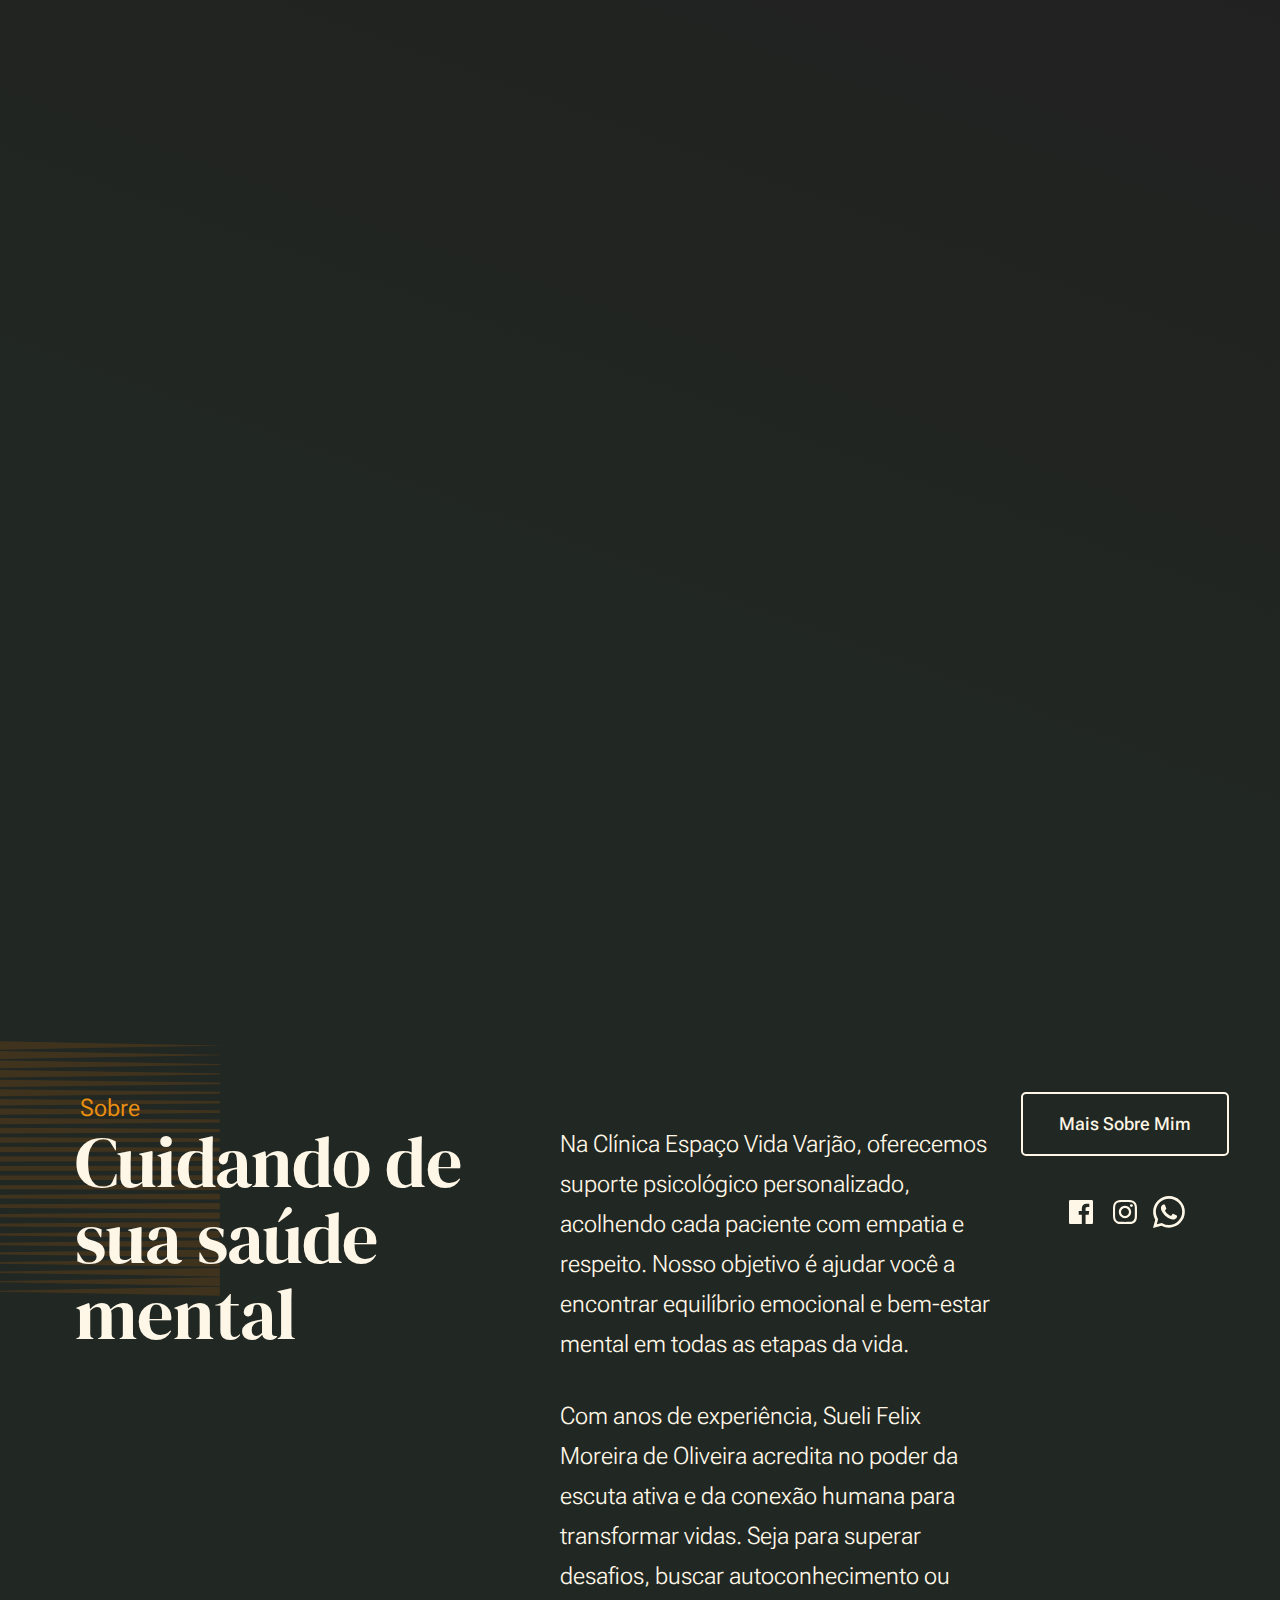
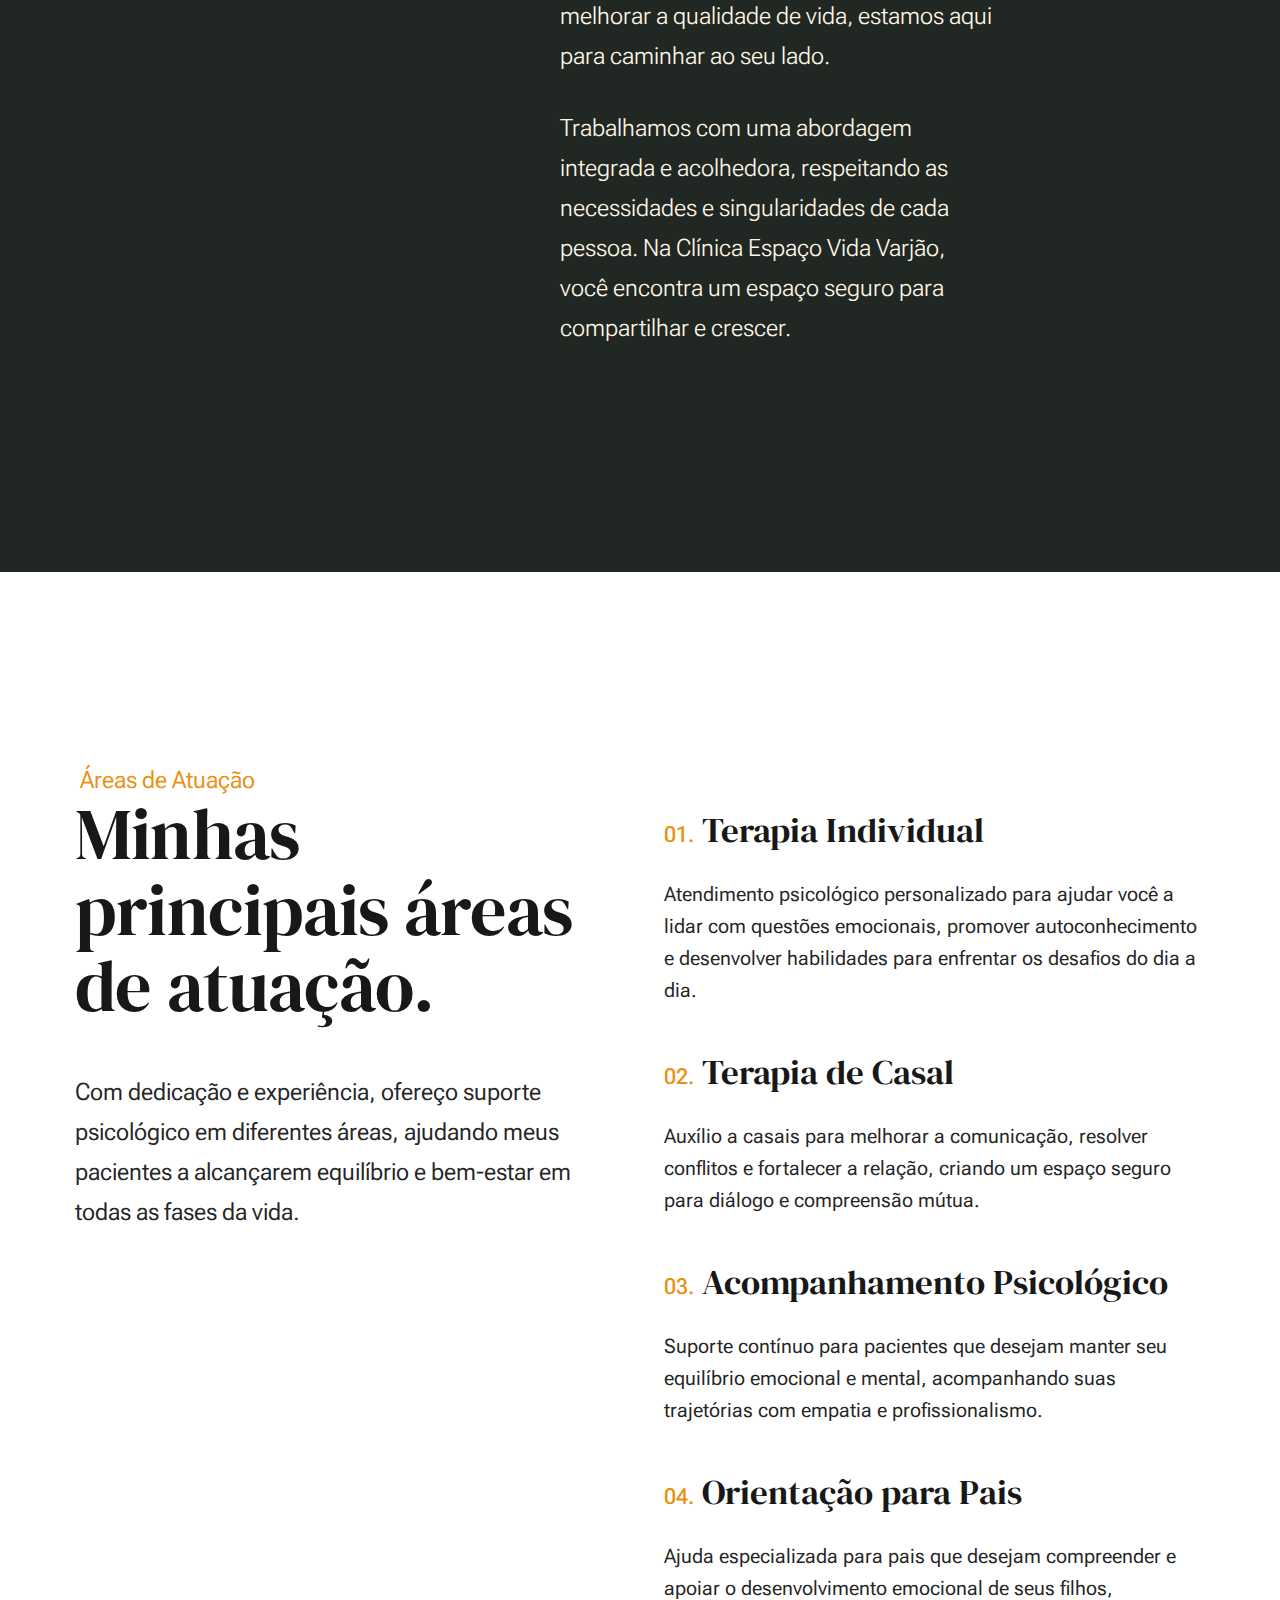
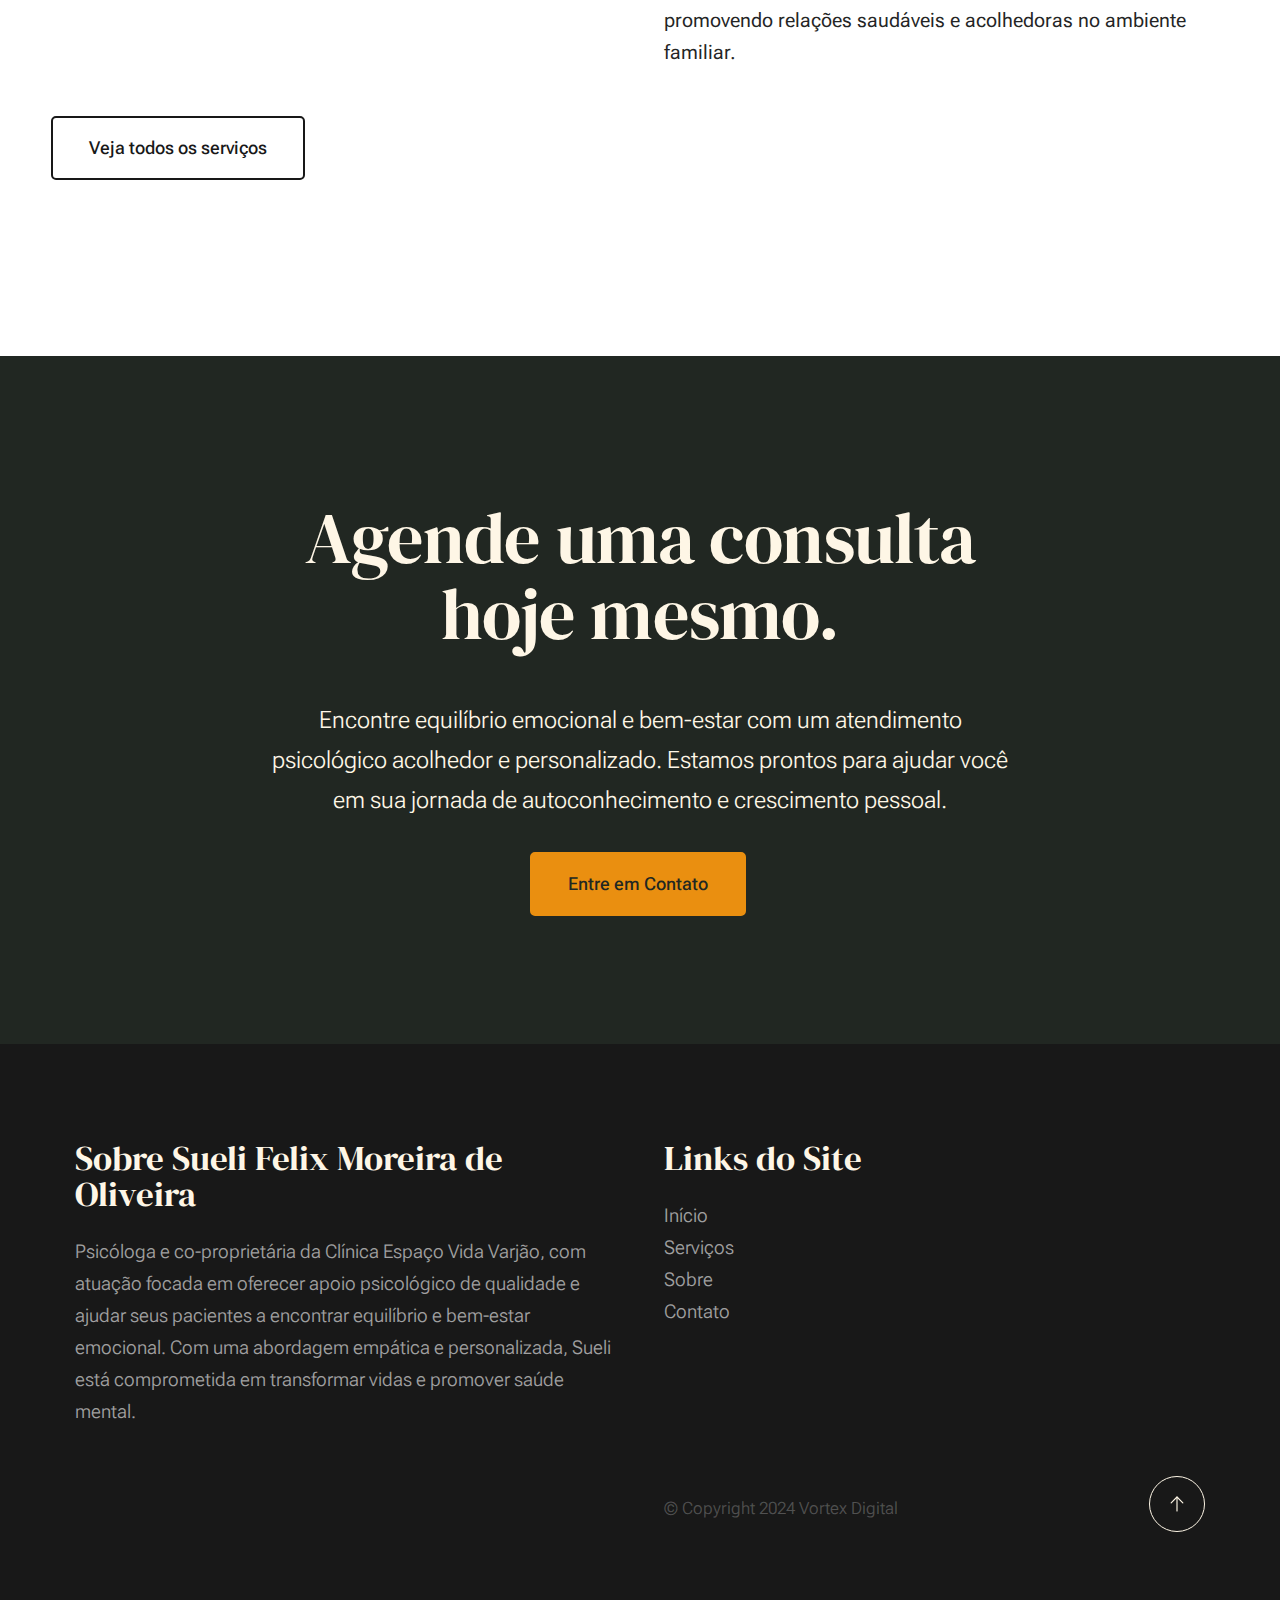
<file: Sueli/index.html>
<!DOCTYPE html>
<html lang="pt-br" class="no-js" >
<head>

    <!--- basic page needs
    ================================================== -->
    <meta charset="utf-8">
    <meta name="viewport" content="width=device-width, initial-scale=1">
    <title>Sueli Felix</title>

    <script>
        document.documentElement.classList.remove('no-js');
        document.documentElement.classList.add('js');
    </script>

    <!-- CSS
    ================================================== -->
    <link rel="stylesheet" href="css/vendor.css">
    <link rel="stylesheet" href="css/styles.css">

    <!-- favicons
    ================================================== -->
    <link rel="apple-touch-icon" sizes="180x180" href="apple-touch-icon.png">
    <link rel="icon" type="image/png" sizes="32x32" href="favicon-32x32.png">
    <link rel="icon" type="image/png" sizes="16x16" href="favicon-16x16.png">
    <link rel="manifest" href="site.webmanifest">

</head>


<body id="top">

    
    <!-- preloader
    ================================================== -->
    <div id="preloader">
        <div id="loader" class="dots-fade">
            <div></div>
            <div></div>
            <div></div>
        </div>
    </div>


    <!-- page wrap
    ================================================== -->
    <div id="page" class="s-pagewrap ss-home">


        <!-- # site header 
        ================================================== -->
        <header class="s-header">

            <div class="row s-header__inner width-sixteen-col">
        
                <div class="s-header__block">
                    <div class="s-header__logo">
                        <a class="logo" href="index.html">
                            <img src="LogoSueliSemFundo.png" alt="Página Inicial">
                        </a>
                    </div>
        
                    <a class="s-header__menu-toggle" href="#0"><span>Menu</span></a>
                </div> <!-- end s-header__block -->
        
                <nav class="s-header__nav">
        
                    <ul class="s-header__menu-links">
                        <li><a href="about.html">Sobre</a></li>
                        <li><a href="services.html">Serviços</a></li>
                        <li><a href="contact.html">Contato</a></li>
                    </ul> <!-- s-header__menu-links -->
        
                    <div class="s-header__contact">
                        <a href="contact.html" class="btn btn--primary s-header__contact-btn">Entre em Contato</a>                        
                    </div> <!-- s-header__contact -->
        
                </nav> <!-- end s-header__nav -->
        
            </div> <!-- end s-header__inner -->
        
        </header> <!-- end s-header -->
        


        <!-- # site main content
        ================================================== -->
        <section id="content" class="s-content">

            <!-- intro
            ----------------------------------------------- -->
            <section id="intro" class="s-intro">

                <div class="row s-intro__content width-sixteen-col">

                    <div class="column lg-12 s-intro__content-inner grid-block">
                        
                        <div class="s-intro__content-text">
                            <div class="s-intro__content-pretitle text-pretitle">Oi, sou a Psicóloga Sueli Felix</div>
                            <h1 class="s-intro__content-title">
                                Ofereço cuidado e <br>
                                suporte psicológico <br>
                                para promover bem-estar e<br>
                                equilíbrio mental.
                            </h1>
                        </div> <!-- s-intro__content-text -->

                        <div class="s-intro__content-media"> 
                            <div class="s-intro__content-media-inner">                               
                                <img src="images/intro-bg.jpg" srcset="images/intro-bg.jpg 1x, images/intro-bg@2x.jpg 2x" alt="">
                                <div class="lines">                               
                                    <span></span>                                  
                                </div>
                            </div>
                        </div> <!-- s-intro__content-media -->                      

                        <div class="s-intro__scroll-down">
                            <a href="#about" class="smoothscroll">
                                <div class="scroll-icon">
                                    <svg xmlns="http://www.w3.org/2000/svg" viewBox="0 0 24 24" width="36" height="36" fill="none" stroke="#97b34a" stroke-width="1" stroke-linecap="round" stroke-linejoin="round">&lt;!--!  Atomicons Free 1.00 by @atisalab License - https://atomicons.com/license/ (Icons: CC BY 4.0) Copyright 2021 Atomicons --&gt;<polyline points="7 13 12 18 17 13"></polyline><line x1="12" y1="18" x2="12" y2="6"></line></svg>
                                </div>
                                <span>Scroll para mais</span>
                            </a>
                        </div> <!-- s-intro__scroll-down -->
                        
                    </div> <!-- s-intro__content-inner -->

                </div> <!-- s-intro__content -->

            </section> <!-- end s-intro -->

            <!-- about
            ----------------------------------------------- -->
            <section id="about" class="s-about target-section">

                <div class="row s-about__content width-sixteen-col">
                    <div class="column grid-block grid-section-split">

                        <img src="images/geometric_shape.svg" alt="" class="s-about__content-imgbg">

                        <div class="section-header grid-section-split__header">
                            <div class="text-pretitle">Sobre</div>                           
                            <h2 class="text-display-title">
                                Cuidando de sua saúde mental
                            </h2>
                            </div> <!-- end section-header -->
                            
                            <div class="s-about__content-main grid-section-split__primary">
                                <p class="attention-getter">
                                    Na Clínica Espaço Vida Varjão, oferecemos suporte psicológico personalizado, 
                                    acolhendo cada paciente com empatia e respeito. Nosso objetivo é ajudar você 
                                    a encontrar equilíbrio emocional e bem-estar mental em todas as etapas da vida.
                                </p>
                            
                                <p class="attention-getter">
                                    Com anos de experiência, Sueli Felix Moreira de Oliveira acredita no poder da 
                                    escuta ativa e da conexão humana para transformar vidas. Seja para superar desafios, 
                                    buscar autoconhecimento ou melhorar a qualidade de vida, estamos aqui para caminhar 
                                    ao seu lado.
                                </p>
                            
                                <p class="attention-getter">
                                    Trabalhamos com uma abordagem integrada e acolhedora, respeitando as necessidades 
                                    e singularidades de cada pessoa. Na Clínica Espaço Vida Varjão, você encontra um espaço 
                                    seguro para compartilhar e crescer.
                                </p>
                            </div>
                            
                        </div> <!-- end s-about__content-main -->

                        <div class="s-about__content-btn grid-section-split__bottom">
                            <a href="about.html" class="btn btn--stroke u-fullwidth">Mais Sobre Mim</a>

                            <ul class="s-about__social social-list">
                                <li>
                                    <a href="https://www.facebook.com/psicologasuelifelix/">
                                        <svg xmlns="http://www.w3.org/2000/svg" width="24" height="24" viewBox="0 0 24 24" style="fill:rgba(0, 0, 0, 1);transform:;-ms-filter:"><path d="M20,3H4C3.447,3,3,3.448,3,4v16c0,0.552,0.447,1,1,1h8.615v-6.96h-2.338v-2.725h2.338v-2c0-2.325,1.42-3.592,3.5-3.592 c0.699-0.002,1.399,0.034,2.095,0.107v2.42h-1.435c-1.128,0-1.348,0.538-1.348,1.325v1.735h2.697l-0.35,2.725h-2.348V21H20 c0.553,0,1-0.448,1-1V4C21,3.448,20.553,3,20,3z"></path></svg>
                                        <span class="u-screen-reader-text">Facebook</span>
                                    </a>
                                </li>
                                <li>
                                    <a href="https://www.instagram.com/psicologasuelifelix/">
                                        <svg xmlns="http://www.w3.org/2000/svg" width="24" height="24" viewBox="0 0 24 24" style="fill:rgba(0, 0, 0, 1);transform:;-ms-filter:"><path d="M11.999,7.377c-2.554,0-4.623,2.07-4.623,4.623c0,2.554,2.069,4.624,4.623,4.624c2.552,0,4.623-2.07,4.623-4.624 C16.622,9.447,14.551,7.377,11.999,7.377L11.999,7.377z M11.999,15.004c-1.659,0-3.004-1.345-3.004-3.003 c0-1.659,1.345-3.003,3.004-3.003s3.002,1.344,3.002,3.003C15.001,13.659,13.658,15.004,11.999,15.004L11.999,15.004z"></path><circle cx="16.806" cy="7.207" r="1.078"></circle><path d="M20.533,6.111c-0.469-1.209-1.424-2.165-2.633-2.632c-0.699-0.263-1.438-0.404-2.186-0.42 c-0.963-0.042-1.268-0.054-3.71-0.054s-2.755,0-3.71,0.054C7.548,3.074,6.809,3.215,6.11,3.479C4.9,3.946,3.945,4.902,3.477,6.111 c-0.263,0.7-0.404,1.438-0.419,2.186c-0.043,0.962-0.056,1.267-0.056,3.71c0,2.442,0,2.753,0.056,3.71 c0.015,0.748,0.156,1.486,0.419,2.187c0.469,1.208,1.424,2.164,2.634,2.632c0.696,0.272,1.435,0.426,2.185,0.45 c0.963,0.042,1.268,0.055,3.71,0.055s2.755,0,3.71-0.055c0.747-0.015,1.486-0.157,2.186-0.419c1.209-0.469,2.164-1.424,2.633-2.633 c0.263-0.7,0.404-1.438,0.419-2.186c0.043-0.962,0.056-1.267,0.056-3.71s0-2.753-0.056-3.71C20.941,7.57,20.801,6.819,20.533,6.111z M19.315,15.643c-0.007,0.576-0.111,1.147-0.311,1.688c-0.305,0.787-0.926,1.409-1.712,1.711c-0.535,0.199-1.099,0.303-1.67,0.311 c-0.95,0.044-1.218,0.055-3.654,0.055c-2.438,0-2.687,0-3.655-0.055c-0.569-0.007-1.135-0.112-1.669-0.311 c-0.789-0.301-1.414-0.923-1.719-1.711c-0.196-0.534-0.302-1.099-0.311-1.669c-0.043-0.95-0.053-1.218-0.053-3.654 c0-2.437,0-2.686,0.053-3.655c0.007-0.576,0.111-1.146,0.311-1.687c0.305-0.789,0.93-1.41,1.719-1.712 c0.534-0.198,1.1-0.303,1.669-0.311c0.951-0.043,1.218-0.055,3.655-0.055c2.437,0,2.687,0,3.654,0.055 c0.571,0.007,1.135,0.112,1.67,0.311c0.786,0.303,1.407,0.925,1.712,1.712c0.196,0.534,0.302,1.099,0.311,1.669 c0.043,0.951,0.054,1.218,0.054,3.655c0,2.436,0,2.698-0.043,3.654H19.315z"></path></svg>
                                        <span class="u-screen-reader-text">Instagram</span>
                                    </a>
                                </li>
                                <li>
                                    <a href="https://wa.me/5534999692734">
                                        <svg xmlns="http://www.w3.org/2000/svg" width="16" height="16" fill="currentColor" class="bi bi-whatsapp" viewBox="0 0 16 16">
                                            <path d="M13.601 2.326A7.85 7.85 0 0 0 7.994 0C3.627 0 .068 3.558.064 7.926c0 1.399.366 2.76 1.057 3.965L0 16l4.204-1.102a7.9 7.9 0 0 0 3.79.965h.004c4.368 0 7.926-3.558 7.93-7.93A7.9 7.9 0 0 0 13.6 2.326zM7.994 14.521a6.6 6.6 0 0 1-3.356-.92l-.24-.144-2.494.654.666-2.433-.156-.251a6.56 6.56 0 0 1-1.007-3.505c0-3.626 2.957-6.584 6.591-6.584a6.56 6.56 0 0 1 4.66 1.931 6.56 6.56 0 0 1 1.928 4.66c-.004 3.639-2.961 6.592-6.592 6.592m3.615-4.934c-.197-.099-1.17-.578-1.353-.646-.182-.065-.315-.099-.445.099-.133.197-.513.646-.627.775-.114.133-.232.148-.43.05-.197-.1-.836-.308-1.592-.985-.59-.525-.985-1.175-1.103-1.372-.114-.198-.011-.304.088-.403.087-.088.197-.232.296-.346.1-.114.133-.198.198-.33.065-.134.034-.248-.015-.347-.05-.099-.445-1.076-.612-1.47-.16-.389-.323-.335-.445-.34-.114-.007-.247-.007-.38-.007a.73.73 0 0 0-.529.247c-.182.198-.691.677-.691 1.654s.71 1.916.81 2.049c.098.133 1.394 2.132 3.383 2.992.47.205.84.326 1.129.418.475.152.904.129 1.246.08.38-.058 1.171-.48 1.338-.943.164-.464.164-.86.114-.943-.049-.084-.182-.133-.38-.232"/>
                                        </svg>
                                                                              
                                        <span class="u-screen-reader-text">Whatsapp</span>
                                    </a>
                                </li>
                            </ul> <!-- end s-footer__social -->
                        </div> <!-- end s-about__content-btn -->
                    
                    </div> <!-- content-inner -->
                </div>
                
            </section> <!-- end s-about -->

            <!-- expertise
            ----------------------------------------------- -->
            <section id="expertise" class="s-expertise">

                <div class="row s-expertise__content width-sixteen-col">
                    <div class="column xl-12 grid-block grid-section-split">

                        <div class="section-header grid-section-split__header">
                            <div class="text-pretitle">Áreas de Atuação</div>                           
                            <h2 class="text-display-title">
                                Minhas principais áreas de atuação.
                            </h2>     
                            <p class="lead">
                                Com dedicação e experiência, ofereço suporte psicológico em diferentes áreas, ajudando meus pacientes a alcançarem equilíbrio e bem-estar em todas as fases da vida.
                            </p>
                        </div> <!-- end section-header -->
                        
                        <div class="s-expertise__content-main grid-section-split__primary">
                        
                            <div class="grid-list-items list-items show-ctr">
                                <div class="grid-list-items__item list-items__item">
                                    <div class="grid-list-items__title list-items__item-header">
                                        <h3 class="list-items__item-title">Terapia Individual</h3>
                                    </div>
                                    <div class="grid-list-items__text list-items__item-text">
                                        <p>
                                            Atendimento psicológico personalizado para ajudar você a lidar com questões emocionais, 
                                            promover autoconhecimento e desenvolver habilidades para enfrentar os desafios do dia a dia.
                                        </p>
                                    </div>
                                </div> <!-- list-item -->
                                
                                <div class="grid-list-items__item list-items__item">
                                    <div class="grid-list-items__title list-items__item-header">
                                        <h3 class="list-items__item-title">Terapia de Casal</h3>
                                    </div>
                                    <div class="grid-list-items__text list-items__item-text">
                                        <p>
                                            Auxílio a casais para melhorar a comunicação, resolver conflitos e fortalecer a relação, 
                                            criando um espaço seguro para diálogo e compreensão mútua.
                                        </p>
                                    </div>
                                </div> <!-- list-expertise__item -->
                        
                                <div class="grid-list-items__item list-items__item">
                                    <div class="grid-list-items__title list-items__item-header">
                                        <h3 class="list-items__item-title">Acompanhamento Psicológico</h3>
                                    </div>
                                    <div class="grid-list-items__text list-items__item-text">
                                        <p>
                                            Suporte contínuo para pacientes que desejam manter seu equilíbrio emocional e mental, 
                                            acompanhando suas trajetórias com empatia e profissionalismo.
                                        </p>
                                    </div>
                                </div> <!-- list-expertise__item -->
                        
                                <div class="grid-list-items__item list-items__item">
                                    <div class="grid-list-items__title list-items__item-header">
                                        <h3 class="list-items__item-title">Orientação para Pais</h3>
                                    </div>
                                    <div class="grid-list-items__text list-items__item-text">
                                        <p>
                                            Ajuda especializada para pais que desejam compreender e apoiar o desenvolvimento emocional 
                                            de seus filhos, promovendo relações saudáveis e acolhedoras no ambiente familiar.
                                        </p>
                                    </div>
                                </div> <!-- list-expertise__item -->
                        
                            </div> <!-- grid-list-items -->
                        </div>
                        
                        </div> <!-- end s-expertise__content-main -->

                        <div class="s-expertise__content-btn grid-section-split__bottom">
                            <a href="services.html" class="btn btn--stroke u-fullwidth">Veja todos os serviços</a>
                        </div> <!-- end s-about__content-btn -->

                    </div> <!-- end grid-block-->
                </div> <!-- end s-expertise__content -->

            </section> <!-- end s-expertise -->

       

        </section> <!-- s-content-->

        <!-- # cta
        ================================================== -->
        <section id="cta" class="s-cta">

            <div class="row row-x-center text-center">
                <div class="column xl-8 lg-12">
        
                    <div class="s-cta__content">
                        <h2 class="text-display-title">
                            Agende uma consulta hoje mesmo.
                        </h2>
                        <p class="lead">
                            Encontre equilíbrio emocional e bem-estar com um atendimento psicológico acolhedor e personalizado. 
                            Estamos prontos para ajudar você em sua jornada de autoconhecimento e crescimento pessoal.
                        </p>
                        <a href="contact.html" class="btn btn--primary">Entre em Contato</a>
                    </div>
        
                </div>
            </div>
        
        </section> <!-- end s-cta -->
        
        <!-- # footer 
        ================================================== -->
        <footer class="s-footer">
            <div class="row s-footer__content">
                <div class="column xl-6 lg-6 md-12 s-footer__block s-footer__about">                    
                    <h3>Sobre Sueli Felix Moreira de Oliveira</h3>
                    <p>
                        Psicóloga e co-proprietária da Clínica Espaço Vida Varjão, com atuação focada em oferecer 
                        apoio psicológico de qualidade e ajudar seus pacientes a encontrar equilíbrio e bem-estar emocional.
                        Com uma abordagem empática e personalizada, Sueli está comprometida em transformar vidas e promover saúde mental.
                    </p>               
                </div>                
                <div class="column xl-3 lg-6 md-12 s-footer__block s-footer__site-links">
                    <h3>Links do Site</h3>
                    <ul class="link-list">
                        <li><a href="index.html">Início</a></li>
                        <li><a href="services.html">Serviços</a></li>
                        <li><a href="about.html">Sobre</a></li>
                        <li><a href="contact.html">Contato</a></li>
                    </ul>
                </div>
                
            </div>    
        
            <div class="row s-footer__bottom">
                <div class="column xl-6 lg-12">
                    <ul class="s-footer__social social-list">
                        <li><a href="#0"><span class="u-screen-reader-text">Facebook</span></a></li>

                        <li><a href="#0"><span class="u-screen-reader-text">Instagram</span></a></li>
                    </ul> <!-- end s-footer__social -->
                </div>
                <div class="column xl-6 lg-12">
                    <p class="ss-copyright">
                        <span>© Copyright 2024 Vortex Digital</span> 
                    </p>
                </div>
        
                <div class="ss-go-top">
                    <a class="smoothscroll" title="Voltar ao Topo" href="#top">
                        <svg xmlns="http://www.w3.org/2000/svg" viewBox="0 0 24 24" width="36" height="36" fill="none" stroke="#ffffff" stroke-width="1" stroke-linecap="round" stroke-linejoin="round"><polyline points="17 11 12 6 7 11"></polyline><line x1="12" y1="18" x2="12" y2="6"></line></svg>
                    </a>
                </div> <!-- end ss-go-top -->
            </div>
        </footer>
        
            
        </footer> <!-- end s-footer -->

    </div> <!-- end page-wrap -->

    <!-- Java Script
    ================================================== -->
    <script src="js/plugins.js"></script>
    <script src="js/main.js"></script>

</body>
</html>
</file>
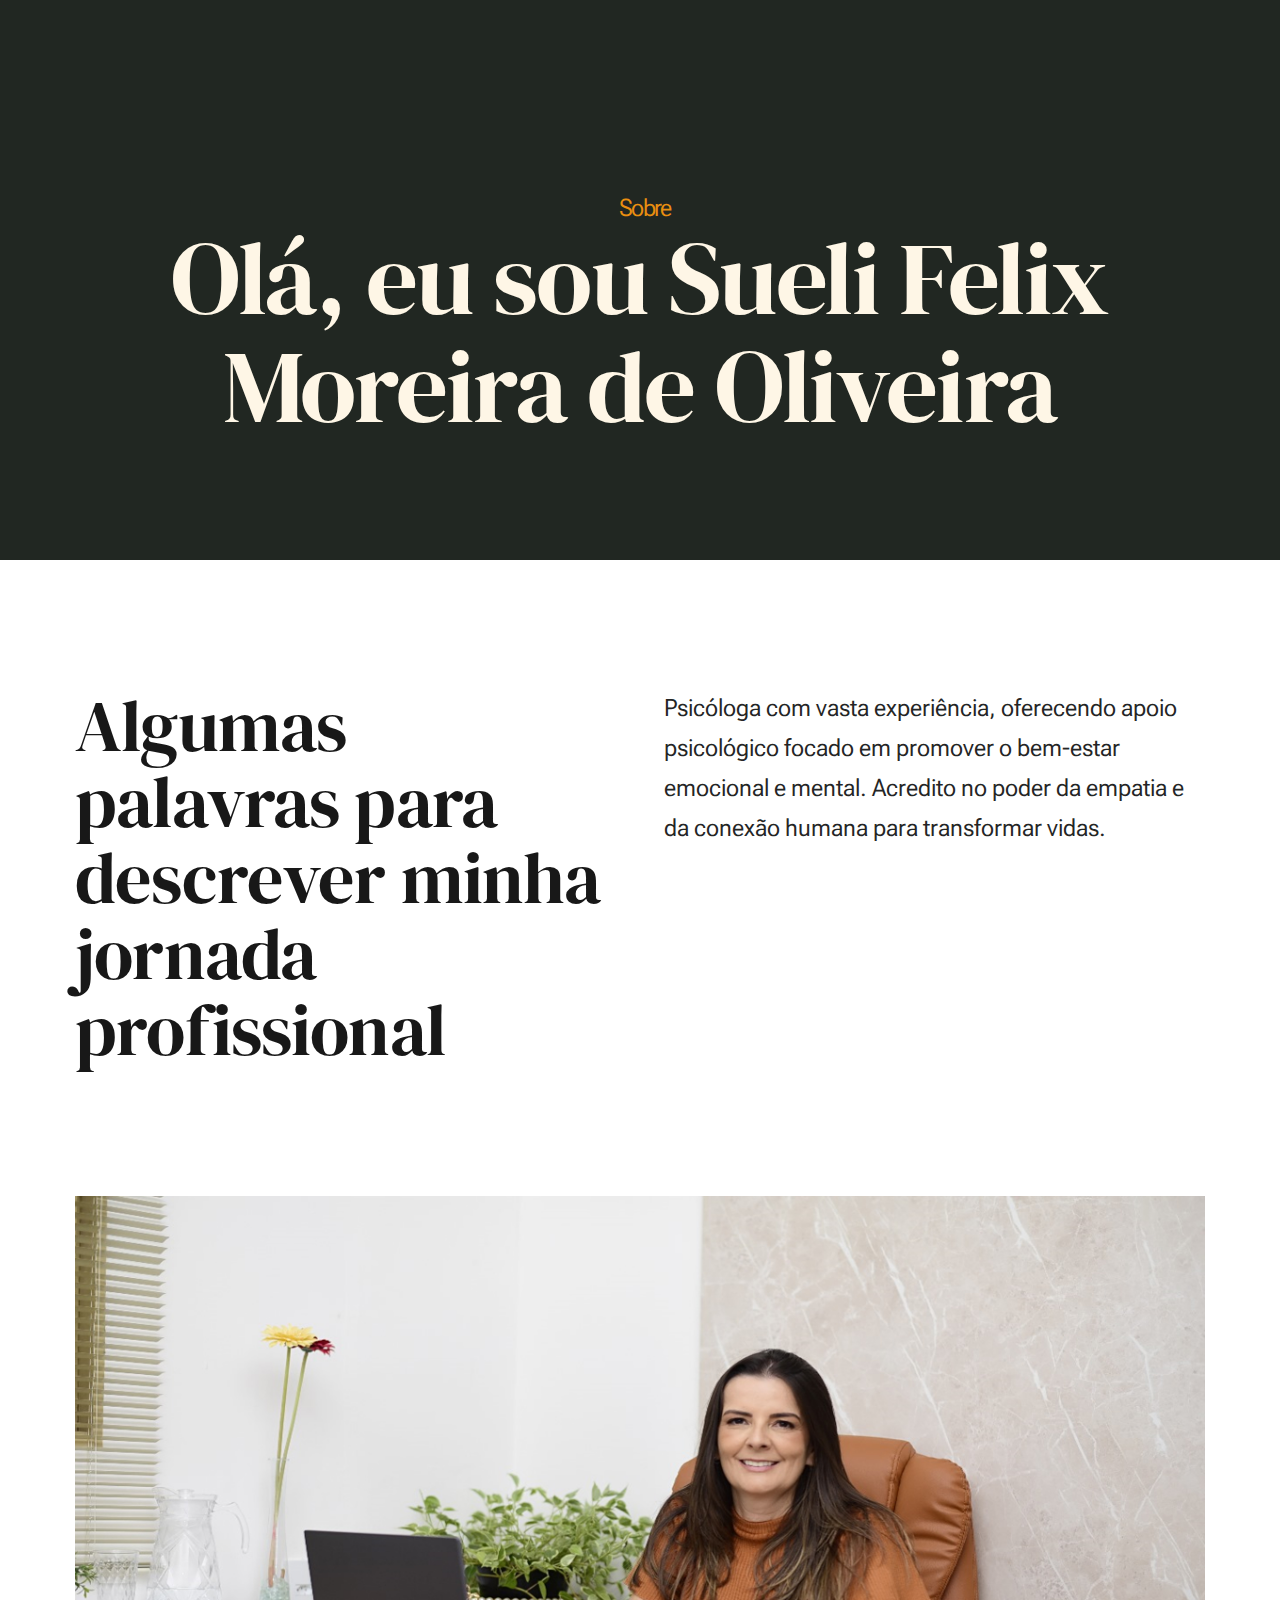
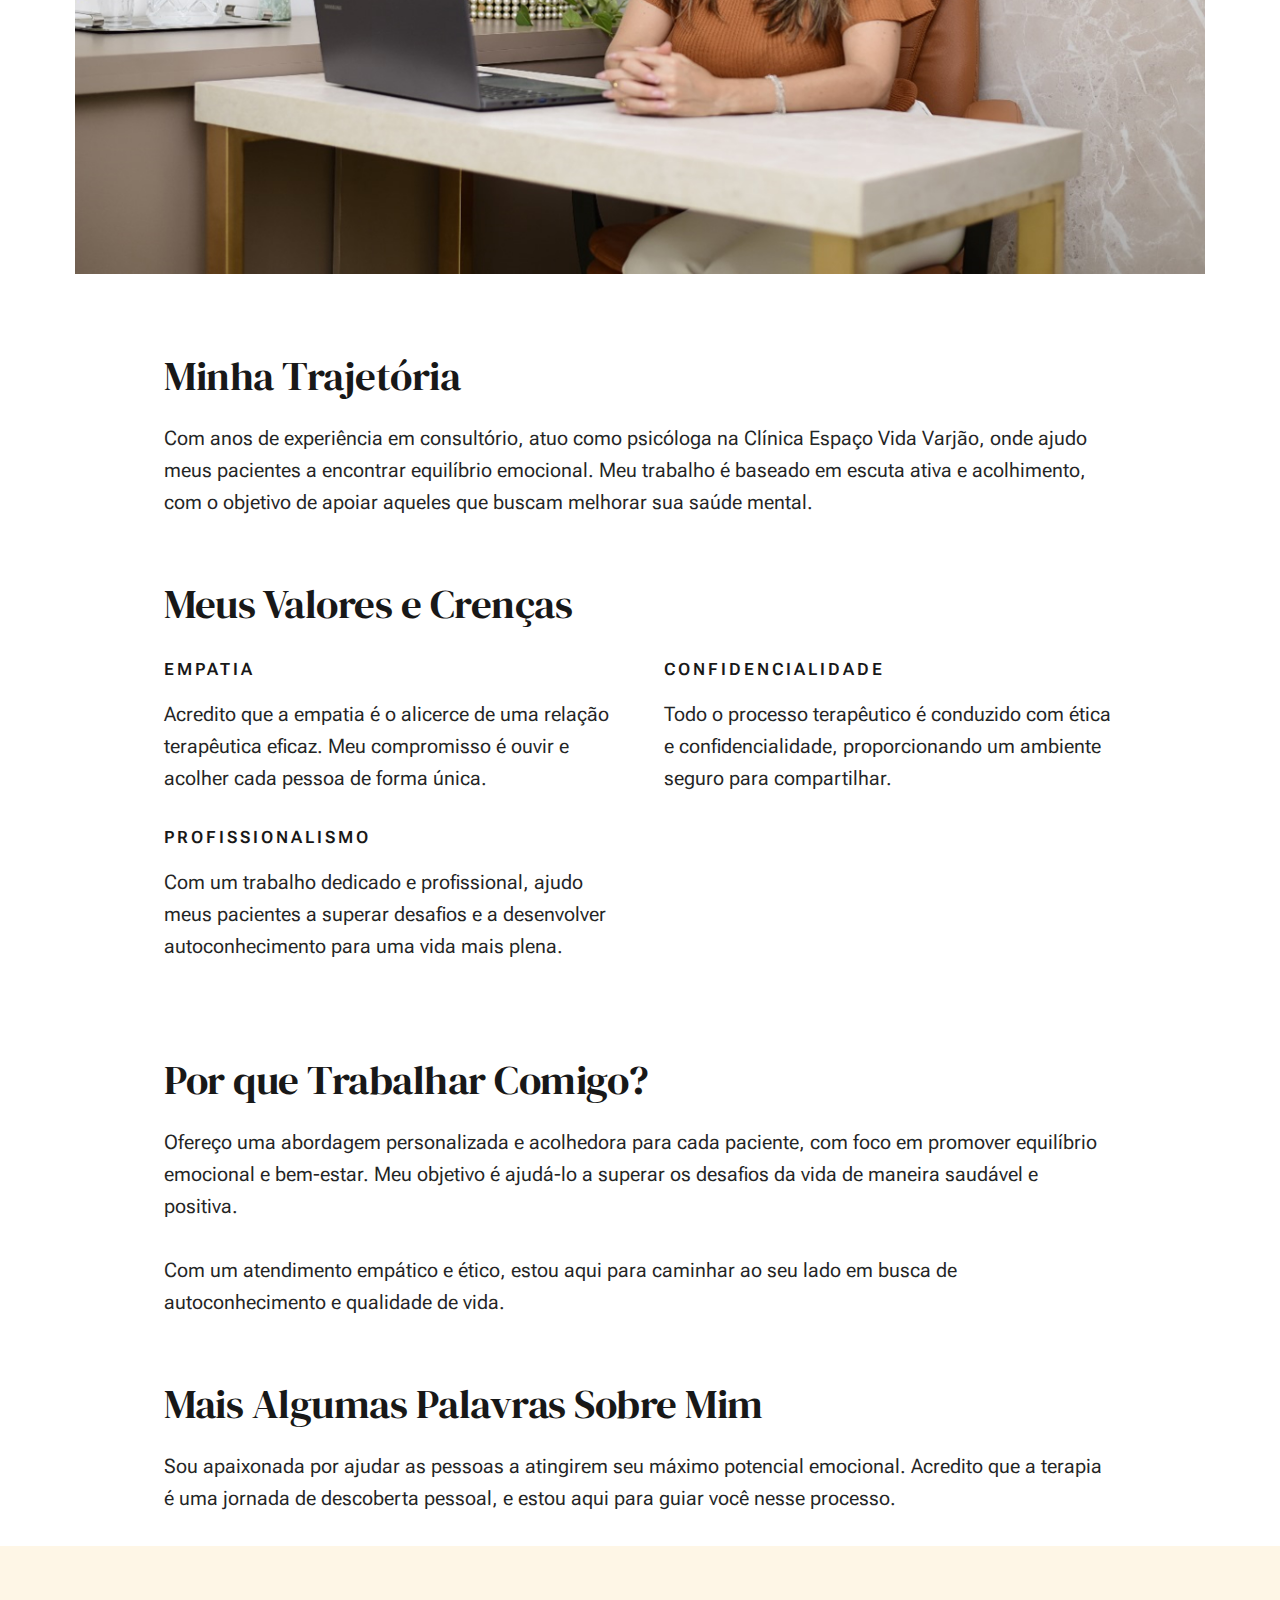
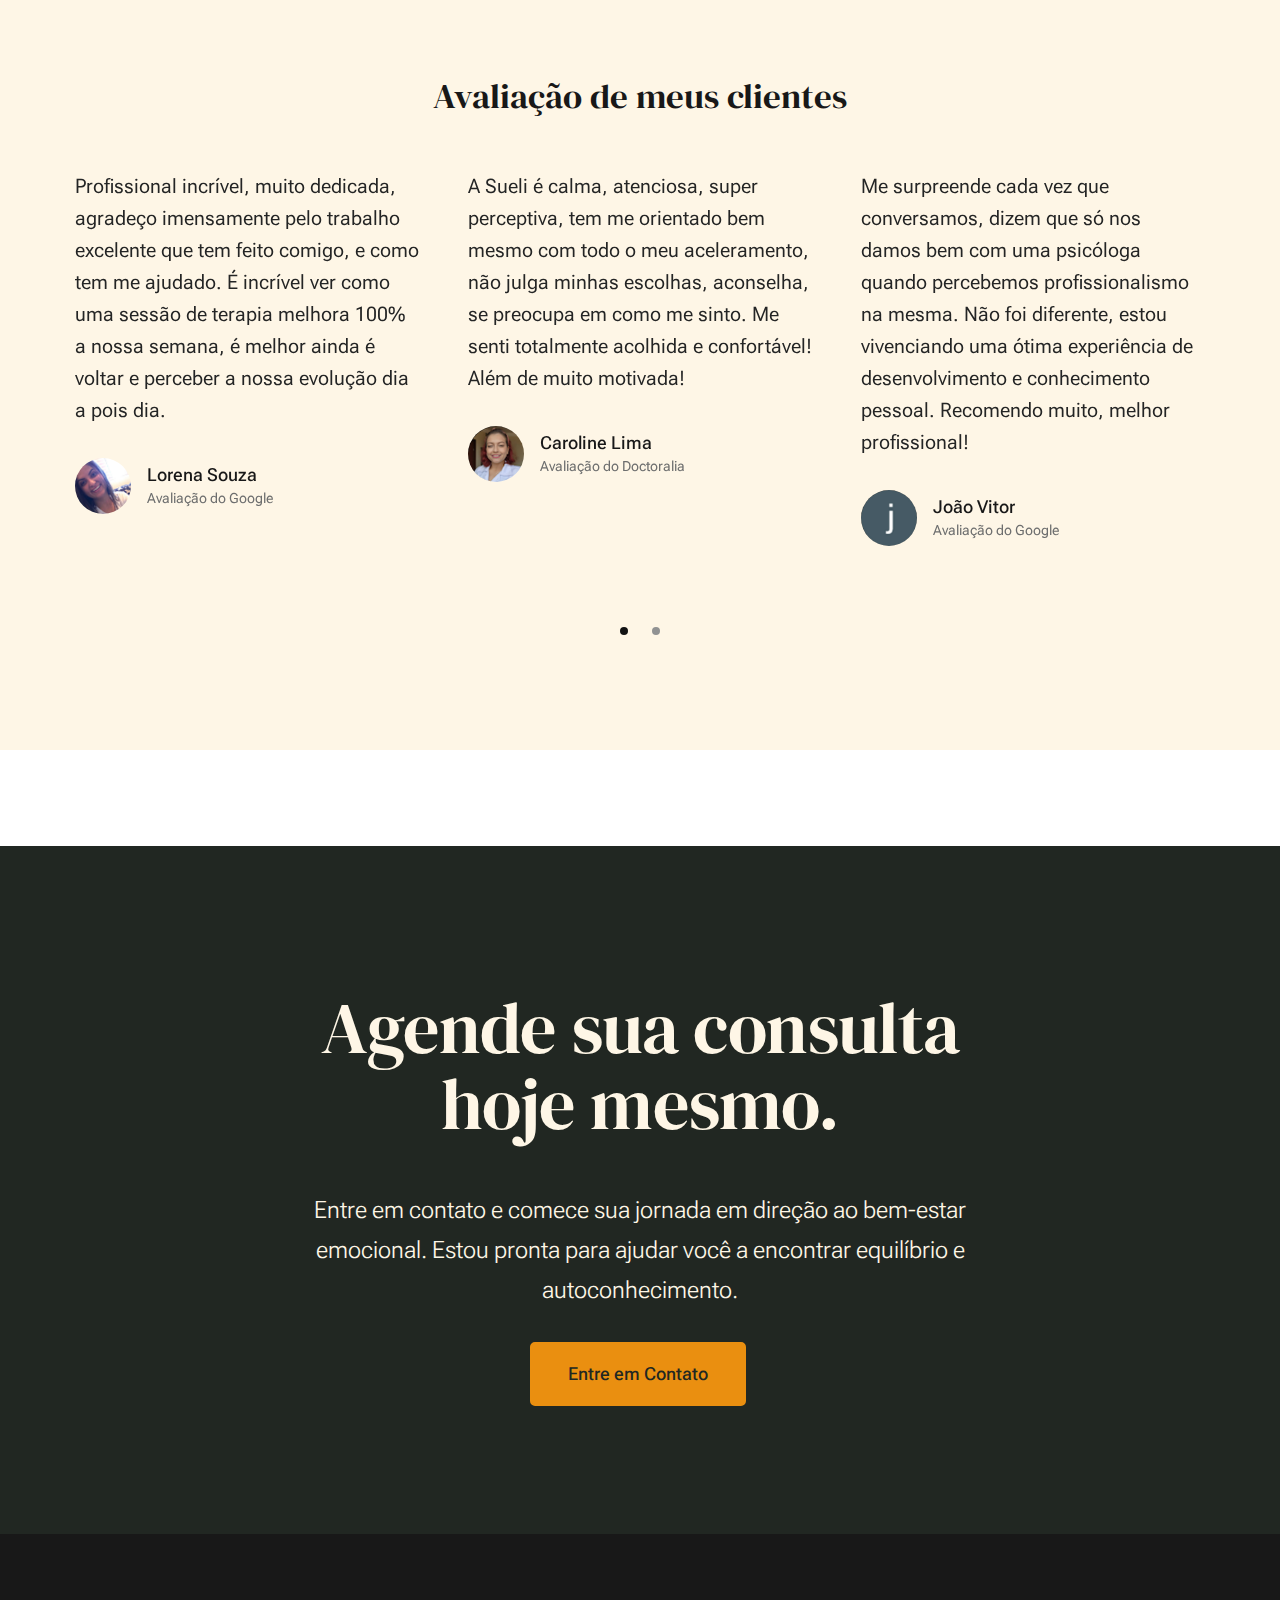
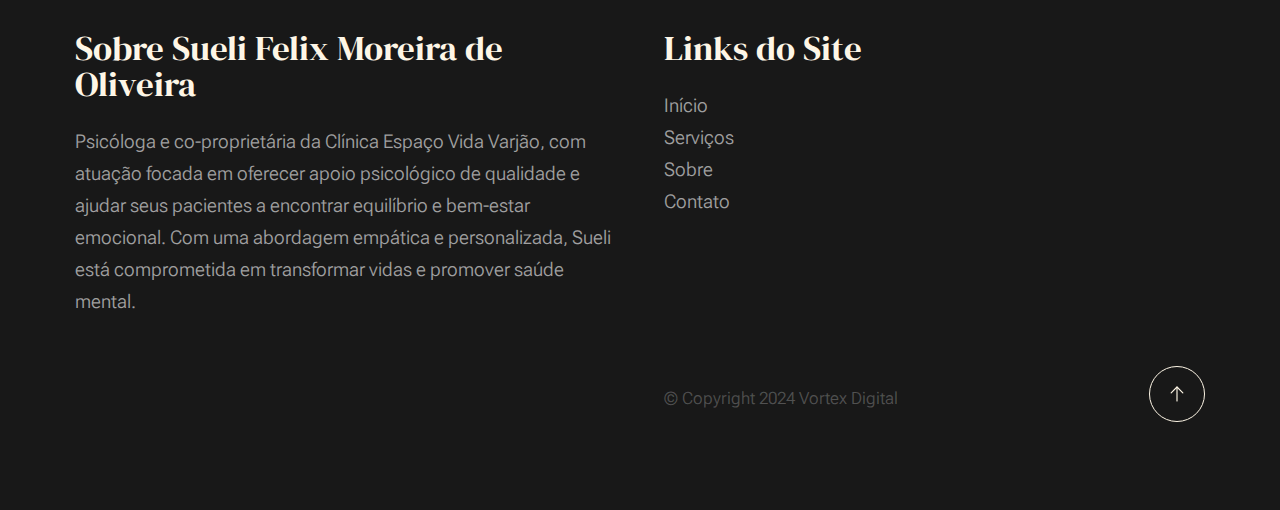
<file: Sueli/about.html>
<!DOCTYPE html>
<html lang="pt-br" class="no-js" >
<head>

    <!--- basic page needs
    ================================================== -->
    <meta charset="utf-8">
    <meta name="viewport" content="width=device-width, initial-scale=1">
    <title>Sueli Felix Moreira de Oliveira</title>

    <script>
        document.documentElement.classList.remove('no-js');
        document.documentElement.classList.add('js');
    </script>

    <!-- CSS
    ================================================== -->
    <link rel="stylesheet" href="css/vendor.css">
    <link rel="stylesheet" href="css/styles.css">

    <!-- favicons
    ================================================== -->
    <link rel="apple-touch-icon" sizes="180x180" href="apple-touch-icon.png">
    <link rel="icon" type="image/png" sizes="32x32" href="favicon-32x32.png">
    <link rel="icon" type="image/png" sizes="16x16" href="favicon-16x16.png">
    <link rel="manifest" href="site.webmanifest">

</head>


<body id="top">

    
    <!-- preloader
    ================================================== -->
    <div id="preloader">
        <div id="loader" class="dots-fade">
            <div></div>
            <div></div>
            <div></div>
        </div>
    </div>


    <!-- page wrap
    ================================================== -->
    <div id="page" class="s-pagewrap ss-home">


        <!-- # site header 
        ================================================== -->
        <header class="s-header">

            <div class="row s-header__inner width-sixteen-col">
        
                <div class="s-header__block">
                    <div class="s-header__logo">
                        <a class="logo" href="index.html">
                            <img src="LogoSueliSemFundo.png" alt="Página Inicial">
                        </a>
                    </div>
        
                    <a class="s-header__menu-toggle" href="#0"><span>Menu</span></a>
                </div> <!-- end s-header__block -->
        
                <nav class="s-header__nav">
        
                    <ul class="s-header__menu-links">
                        <li><a href="about.html">Sobre</a></li>
                        <li><a href="services.html">Serviços</a></li>
                        <li><a href="contact.html">Contato</a></li>
                    </ul> <!-- s-header__menu-links -->
        
                    <div class="s-header__contact">
                        <a href="contact.html" class="btn btn--primary s-header__contact-btn">Entre em Contato</a>                        
                    </div> <!-- s-header__contact -->
        
                </nav> <!-- end s-header__nav -->
        
            </div> <!-- end s-header__inner -->
        
        </header> <!-- end s-header -->


        <!-- # site main content
        ================================================== -->
        <section id="content" class="s-content">

               <section class="s-pageheader pageheader">
                    <div class="row">
                        <div class="column xl-12">
                            <h1 class="page-title">
                                <span class="page-title__small-type text-pretitle">Sobre</span>
                                Olá, eu sou Sueli Felix Moreira de Oliveira
                            </h1>
                        </div>
                    </div>
               </section> <!-- end pageheader --> 

               <section class="s-pagecontent pagecontent">

                    <div class="row pageintro">
                        <div class="column xl-6 lg-12">
                            <h2 class="text-display-title">Algumas palavras para descrever minha jornada profissional</h2>
                        </div>
                        <div class="column xl-6 lg-12 u-flexitem-x-right">
                            <p class="lead">
                            Psicóloga com vasta experiência, oferecendo apoio psicológico focado em promover o bem-estar emocional e mental. Acredito no poder da empatia e da conexão humana para transformar vidas.
                            </p>
                        </div>                       
                    </div> <!-- end pageintro -->   
                    
                    <div class="row pagemedia">
                        <d class="column xl-12">
                            <figure class="page-media">                                
                                <img src="images/thumbs/about/about-1200.jpg" 
                                     srcset="images/thumbs/about/about-2400.jpg 2400w, 
                                             images/thumbs/about/about-1200.jpg 1200w, 
                                             images/thumbs/about/about-600.jpg 600w" sizes="(max-width: 2400px) 100vw, 2400px" alt="">
                            </figure>
                        </d>
                    </div> <!-- end pagemedia -->

                    <div class="row width-narrower pagemain">
                        <div class="column xl-12"> 

                            <h2>Minha Trajetória</h2>
                            <p>
                            Com anos de experiência em consultório, atuo como psicóloga na Clínica Espaço Vida Varjão, onde ajudo meus pacientes a encontrar equilíbrio emocional. Meu trabalho é baseado em escuta ativa e acolhimento, com o objetivo de apoiar aqueles que buscam melhorar sua saúde mental.
                            </p>

                            <h2 class="u-add-bottom">Meus Valores e Crenças</h2>

                            <div class="grid-list-items list-items">
                                <div class="grid-list-items__item list-items__item u-remove-bottom">
                                    <div class="list-items__item-header">
                                        <h6 class="list-items__item-small-title">Empatia</h6>
                                    </div>
                                    <p>
                                    Acredito que a empatia é o alicerce de uma relação terapêutica eficaz. Meu compromisso é ouvir e acolher cada pessoa de forma única.
                                    </p>
                                </div>
                                <div class="grid-list-items__item list-items__item u-remove-bottom">
                                    <div class="list-items__item-header">
                                        <h6 class="list-items__item-small-title">Confidencialidade</h6>
                                    </div>
                                    <p> 
                                    Todo o processo terapêutico é conduzido com ética e confidencialidade, proporcionando um ambiente seguro para compartilhar.
                                    </p>
                                </div>
                                <div class="grid-list-items__item list-items__item u-remove-bottom">
                                    <div class="list-items__item-header">
                                        <h6 class="list-items__item-small-title">Profissionalismo</h6>
                                    </div>
                                    <p>
                                    Com um trabalho dedicado e profissional, ajudo meus pacientes a superar desafios e a desenvolver autoconhecimento para uma vida mais plena.
                                    </p>
                                </div>
                            </div> <!--grid-list-items -->

                            <h2>Por que Trabalhar Comigo?</h2>
                            <p>
                            Ofereço uma abordagem personalizada e acolhedora para cada paciente, com foco em promover equilíbrio emocional e bem-estar. Meu objetivo é ajudá-lo a superar os desafios da vida de maneira saudável e positiva.
                            </p>

                            <p>
                            Com um atendimento empático e ético, estou aqui para caminhar ao seu lado em busca de autoconhecimento e qualidade de vida.
                            </p>                   

                            <h2>Mais Algumas Palavras Sobre Mim</h2>
                            <p>
                            Sou apaixonada por ajudar as pessoas a atingirem seu máximo potencial emocional. Acredito que a terapia é uma jornada de descoberta pessoal, e estou aqui para guiar você nesse processo.
                            </p>

                        </div> <!-- end grid-block-->
                    </div> <!-- end pagemain -->

                    <section class="s-testimonials">

                        <div class="s-testimonials__header row row-x-center text-center">
                            <div class="column xl-8 lg-12">
            
                                <p class="text-pretitle">
                                    
                                </p>
                                <h3>
                                    Avaliação de meus clientes
                                </h3>
            
                            </div>
                        </div> <!--end s-testimonials__header -->
            
                        <div class="row s-testimonials__content">
                            <div class="column xl-12 testimonials">
            
                                <div class="swiper-container testimonials__slider page-slider">
            
                                    <div class="swiper-wrapper">
                                        <div class="testimonials__slide swiper-slide">
                                            <p>
                                                Profissional incrível, muito dedicada, agradeço imensamente pelo trabalho excelente
                                                que tem feito comigo, e como tem me ajudado. É incrível ver como uma sessão de
                                                terapia melhora 100% a nossa semana, é melhor ainda é voltar e perceber a nossa
                                                evolução dia a pois dia.
                                            </p>
                                            <div class="testimonials__author">
                                                <img src="images/avatars/user-01.jpg" alt="Author image"
                                                    class="testimonials__avatar">
                                                <cite class="testimonials__cite">
                                                    <strong>Lorena Souza</strong>
                                                    <span>Avaliação do Google</span>
                                                </cite>
                                            </div>
                                        </div>
                                        <div class="testimonials__slide swiper-slide">
                                            <p>
                                                A Sueli é calma, atenciosa, super perceptiva, tem me orientado bem mesmo com todo o
                                                meu aceleramento, não julga minhas escolhas, aconselha, se preocupa em como me
                                                sinto. Me senti totalmente acolhida e confortável! Além de muito motivada!
                                            </p>
                                            <div class="testimonials__author">
                                                <img src="images/avatars/user-04.jpg" alt="Author image"
                                                    class="testimonials__avatar">
                                                <cite class="testimonials__cite">
                                                    <strong>Caroline Lima</strong>
                                                    <span>Avaliação do Doctoralia</span>
                                                </cite>
                                            </div>
                                        </div>
                                        <div class="testimonials__slide swiper-slide">
                                            <p>
                                                Me surpreende cada vez que conversamos, dizem que só nos damos bem com uma psicóloga
                                                quando percebemos profissionalismo na mesma. Não foi diferente, estou vivenciando
                                                uma ótima experiência de desenvolvimento e conhecimento pessoal. Recomendo muito,
                                                melhor profissional!
                                            </p>
                                            <div class="testimonials__author">
                                                <img src="images/avatars/user-06.jpg" alt="Author image"
                                                    class="testimonials__avatar">
                                                <cite class="testimonials__cite">
                                                    <strong>João Vitor</strong>
                                                    <span>Avaliação do Google</span>
                                                </cite>
                                            </div>
                                        </div>
                                        <div class="testimonials__slide swiper-slide">
                                            <p>
                                                Excelente profissional nota 10! Senti confiança e segurança no conhecimento e
                                                técnica.
                                                Está mudando minha vida para melhor!
                                                Parabéns pelo trabalho, que Deus te abençoe!
                                            </p>
                                            <div class="testimonials__author">
                                                <img src="images/avatars/user-02.jpg" alt="Author image"
                                                    class="testimonials__avatar">
                                                <cite class="testimonials__cite">
                                                    <strong>Ieli Marcia</strong>
                                                    <span>Avaliação do Google</span>
                                                </cite>
                                            </div>
                                        </div>
                                    </div> <!-- end swiper-wrapper -->
            
                                    <div class="swiper-pagination"></div>
            
                                </div> <!--end testimonials__slider -->
            
                            </div> <!-- testimonials -->
                        </div> <!--end s-testimonials__content -->
            
                    </section> <!-- end s-testimonials -->

        </section> <!-- s-content-->

        <!-- # cta
        ================================================== -->
        <section id="cta" class="s-cta">

            <div class="row row-x-center text-center">
                <div class="column xl-8 lg-12">

                    <div class="s-cta__content">
                        <h2 class="text-display-title">
                        Agende sua consulta hoje mesmo.
                        </h2>
                        <p class="lead">
                        Entre em contato e comece sua jornada em direção ao bem-estar emocional. Estou pronta para ajudar você a encontrar equilíbrio e autoconhecimento.
                        </p>
                        <a href="contact.html" class="btn btn--primary">Entre em Contato</a>
                    </div>

                </div>
            </div>

        </section> <!-- end s-cta -->


<!-- # footer 
        ================================================== -->
        <footer class="s-footer">
            <div class="row s-footer__content">
                <div class="column xl-6 lg-6 md-12 s-footer__block s-footer__about">                    
                    <h3>Sobre Sueli Felix Moreira de Oliveira</h3>
                    <p>
                        Psicóloga e co-proprietária da Clínica Espaço Vida Varjão, com atuação focada em oferecer 
                        apoio psicológico de qualidade e ajudar seus pacientes a encontrar equilíbrio e bem-estar emocional.
                        Com uma abordagem empática e personalizada, Sueli está comprometida em transformar vidas e promover saúde mental.
                    </p>               
                </div>                
                <div class="column xl-3 lg-6 md-12 s-footer__block s-footer__site-links">
                    <h3>Links do Site</h3>
                    <ul class="link-list">
                        <li><a href="index.html">Início</a></li>
                        <li><a href="services.html">Serviços</a></li>
                        <li><a href="about.html">Sobre</a></li>
                        <li><a href="contact.html">Contato</a></li>
                    </ul>
                </div>
                
            </div>    
        
            <div class="row s-footer__bottom">
                <div class="column xl-6 lg-12">
                    <ul class="s-footer__social social-list">
                        <li><a href="#0"><span class="u-screen-reader-text">Facebook</span></a></li>
                        <li><a href="#0"><span class="u-screen-reader-text">Instagram</span></a></li>
                    </ul> <!-- end s-footer__social -->
                </div>
                <div class="column xl-6 lg-12">
                    <p class="ss-copyright">
                        <span>© Copyright 2024 Vortex Digital</span> 
                    </p>
                </div>
        
                <div class="ss-go-top">
                    <a class="smoothscroll" title="Voltar ao Topo" href="#top">
                        <svg xmlns="http://www.w3.org/2000/svg" viewBox="0 0 24 24" width="36" height="36" fill="none" stroke="#ffffff" stroke-width="1" stroke-linecap="round" stroke-linejoin="round"><polyline points="17 11 12 6 7 11"></polyline><line x1="12" y1="18" x2="12" y2="6"></line></svg>
                    </a>
                </div> <!-- end ss-go-top -->
            </div>
        </footer>
        
            
        </footer> <!-- end s-footer -->


    </div> <!-- end page-wrap -->

    <!-- Java Script
    ================================================== -->
    <script src="js/plugins.js"></script>
    <script src="js/main.js"></script>

</body>
</html>
</file>
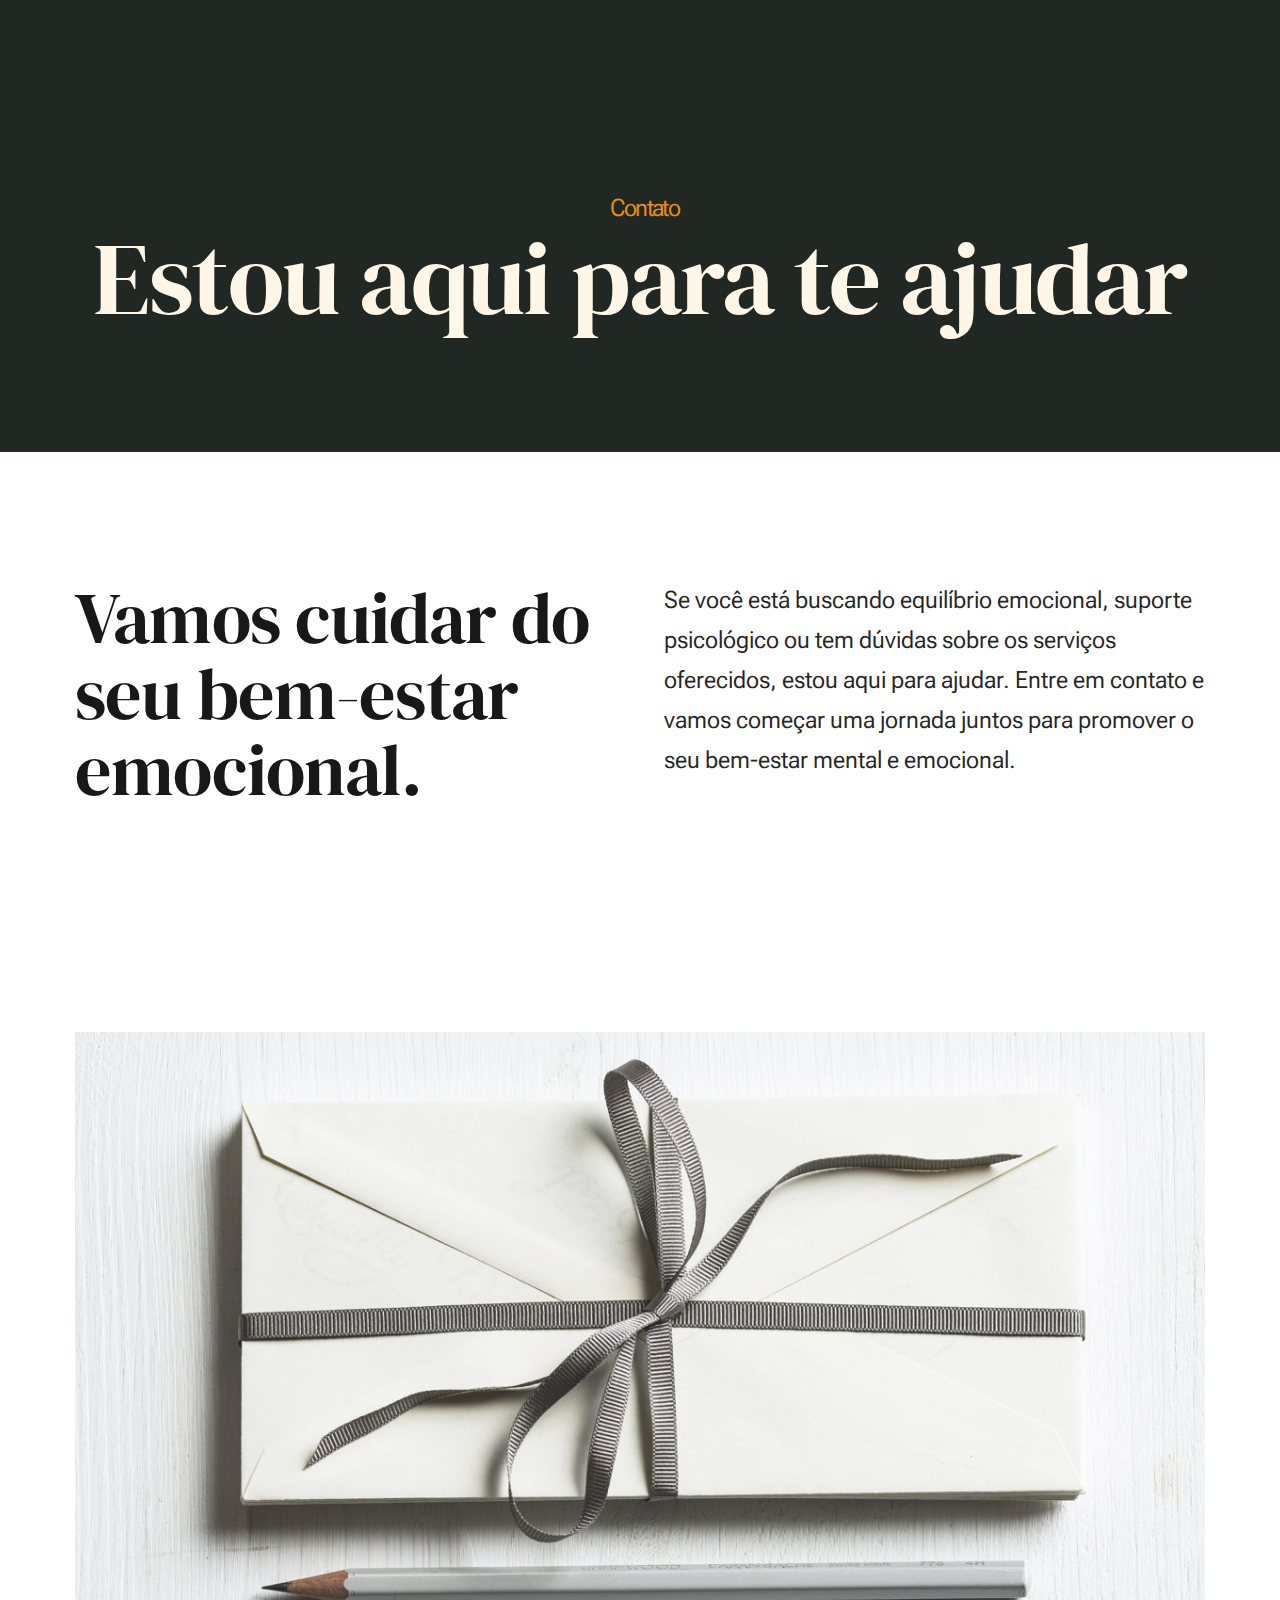
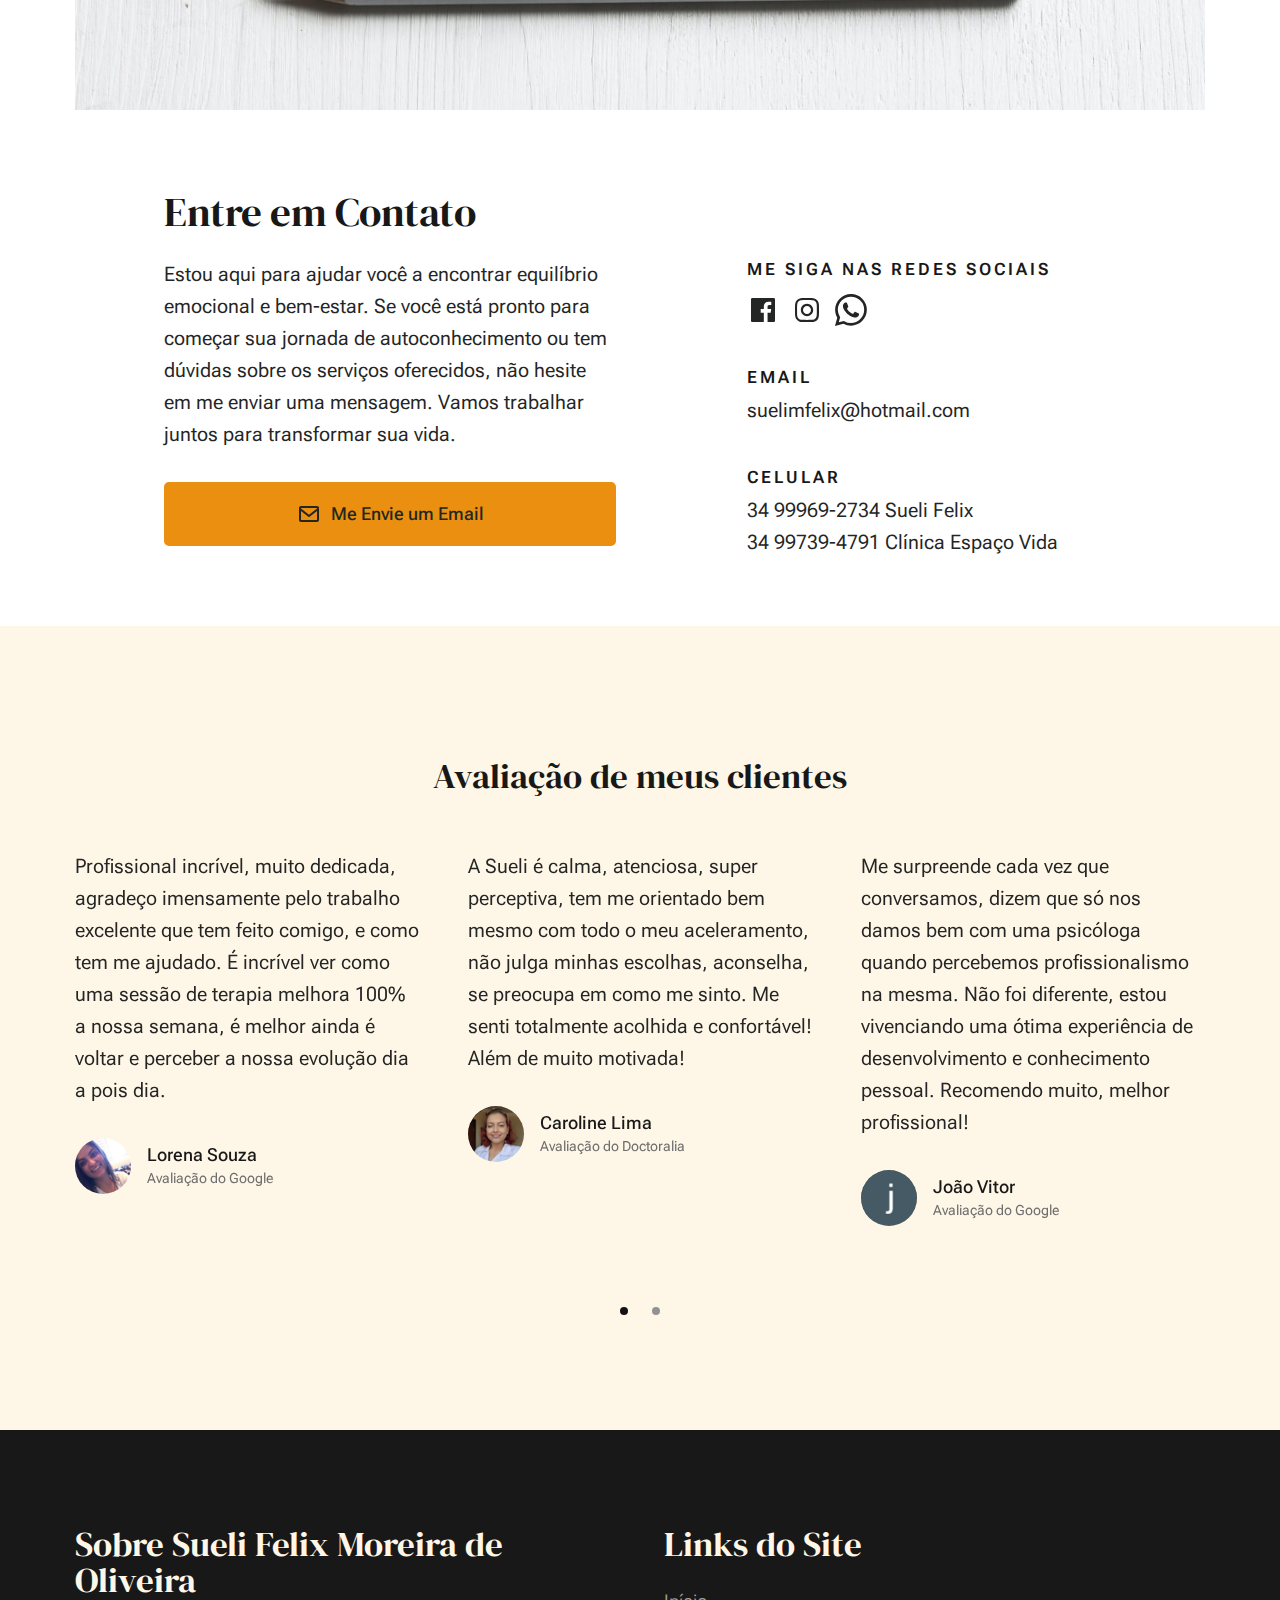
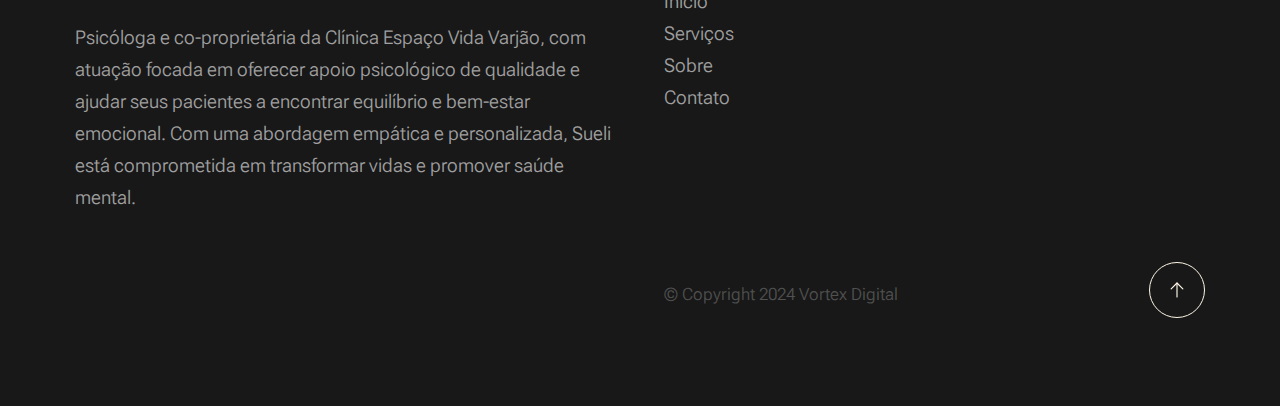
<file: Sueli/contact.html>
<!DOCTYPE html>
<html lang="pt-br" class="no-js">

<head>

    <!--- basic page needs
    ================================================== -->
    <meta charset="utf-8">
    <meta name="viewport" content="width=device-width, initial-scale=1">
    <title>Sueli Felix</title>

    <script>
        document.documentElement.classList.remove('no-js');
        document.documentElement.classList.add('js');
    </script>

    <!-- CSS
    ================================================== -->
    <link rel="stylesheet" href="css/vendor.css">
    <link rel="stylesheet" href="css/styles.css">

    <!-- favicons
    ================================================== -->
    <link rel="apple-touch-icon" sizes="180x180" href="apple-touch-icon.png">
    <link rel="icon" type="image/png" sizes="32x32" href="favicon-32x32.png">
    <link rel="icon" type="image/png" sizes="16x16" href="favicon-16x16.png">
    <link rel="manifest" href="site.webmanifest">

</head>


<body id="top">


    <!-- preloader
    ================================================== -->
    <div id="preloader">
        <div id="loader" class="dots-fade">
            <div></div>
            <div></div>
            <div></div>
        </div>
    </div>


    <!-- page wrap
    ================================================== -->
    <div id="page" class="s-pagewrap ss-home">


        <!-- # site header 
        ================================================== -->
        <header class="s-header">

            <div class="row s-header__inner width-sixteen-col">

                <div class="s-header__block">
                    <div class="s-header__logo">
                        <a class="logo" href="index.html">
                            <img src="LogoSueliSemFundo.png" alt="Página Inicial">
                        </a>
                    </div>

                    <a class="s-header__menu-toggle" href="#0"><span>Menu</span></a>
                </div> <!-- end s-header__block -->

                <nav class="s-header__nav">

                    <ul class="s-header__menu-links">
                        <li><a href="about.html">Sobre</a></li>
                        <li><a href="services.html">Serviços</a></li>
                        <li><a href="contact.html">Contato</a></li>
                    </ul> <!-- s-header__menu-links -->



                </nav> <!-- end s-header__nav -->

            </div> <!-- end s-header__inner -->

        </header> <!-- end s-header -->


        <!-- # site main content
================================================== -->
        <section id="content" class="s-content">

            <section class="s-pageheader pageheader">
                <div class="row">
                    <div class="column xl-12">
                        <h1 class="page-title">
                            <span class="page-title__small-type text-pretitle">Contato</span>
                            Estou aqui para te ajudar
                        </h1>
                    </div>
                </div>
            </section> <!-- pageheader -->

            <section class="s-pagecontent pagecontent">

                <div class="row pageintro">
                    <div class="column xl-6 lg-12">
                        <h2 class="text-display-title">Vamos cuidar do seu bem-estar emocional.</h2>
                    </div>
                    <div class="column xl-6 lg-12 u-flexitem-x-right">
                        <p class="lead">
                            Se você está buscando equilíbrio emocional, suporte psicológico ou tem dúvidas sobre os
                            serviços oferecidos,
                            estou aqui para ajudar. Entre em contato e vamos começar uma jornada juntos para promover o
                            seu bem-estar
                            mental e emocional.
                        </p>
                    </div>
                </div> <!-- pageintro -->
            </section> <!-- pagecontent -->
        </section> <!-- s-content -->


        <div class="row pagemedia">
            <d class="column xl-12">
                <figure class="page-media">
                    <img src="images/thumbs/contact/contact-1200.jpg" srcset="images/thumbs/contact/contact-2400.jpg 2400w, 
                                             images/thumbs/contact/contact-1200.jpg 1200w, 
                                             images/thumbs/contact/contact-600.jpg 600w"
                        sizes="(max-width: 2400px) 100vw, 2400px" alt="">
                </figure>
            </d>
        </div> <!-- pagemedia -->

        <div class="row width-narrower pagemain">
            <div class="column xl-12">
                <h2>Entre em Contato</h2>

                <div class="row">
                    <div class="column xl-6 md-12 contact-cta">
                        <p>
                            Estou aqui para ajudar você a encontrar equilíbrio emocional e bem-estar. Se você está
                            pronto para começar sua jornada
                            de autoconhecimento ou tem dúvidas sobre os serviços oferecidos, não hesite em me enviar uma
                            mensagem. Vamos trabalhar juntos
                            para transformar sua vida.
                        </p>

                        <a href="mailto:suelimfelix@hotmail.com" class="btn btn--primary u-fullwidth contact-btn">
                            <svg xmlns="http://www.w3.org/2000/svg" width="24" height="24" viewBox="0 0 24 24"
                                style="fill: rgba(0, 0, 0, 1);transform: ;msFilter:;">
                                <path
                                    d="M20 4H4c-1.103 0-2 .897-2 2v12c0 1.103.897 2 2 2h16c1.103 0 2-.897 2-2V6c0-1.103-.897-2-2-2zm0 2v.511l-8 6.223-8-6.222V6h16zM4 18V9.044l7.386 5.745a.994.994 0 0 0 1.228 0L20 9.044 20.002 18H4z">
                                </path>
                            </svg>
                            Me Envie um Email
                        </a>
                    </div>
                    <div class="column xl-5 md-12 u-flexitem-x-right">

                        <div class="contact-block">
                            <h6>Me Siga nas Redes Sociais</h6>
                            <ul class="contact-social social-list">
                                <li>
                                    <a href="https://www.facebook.com/psicologasuelifelix/">
                                        <svg xmlns="http://www.w3.org/2000/svg" width="24" height="24"
                                            viewBox="0 0 24 24" style="fill:rgba(0, 0, 0, 1);transform:;-ms-filter:">
                                            <path
                                                d="M20,3H4C3.447,3,3,3.448,3,4v16c0,0.552,0.447,1,1,1h8.615v-6.96h-2.338v-2.725h2.338v-2c0-2.325,1.42-3.592,3.5-3.592 c0.699-0.002,1.399,0.034,2.095,0.107v2.42h-1.435c-1.128,0-1.348,0.538-1.348,1.325v1.735h2.697l-0.35,2.725h-2.348V21H20 c0.553,0,1-0.448,1-1V4C21,3.448,20.553,3,20,3z">
                                            </path>
                                        </svg>
                                        <span class="u-screen-reader-text">Facebook</span>
                                    </a>
                                </li>
                                <li>
                                    <a href="https://www.instagram.com/psicologasuelifelix/">
                                        <svg xmlns="http://www.w3.org/2000/svg" width="24" height="24"
                                            viewBox="0 0 24 24" style="fill:rgba(0, 0, 0, 1);transform:;-ms-filter:">
                                            <path
                                                d="M11.999,7.377c-2.554,0-4.623,2.07-4.623,4.623c0,2.554,2.069,4.624,4.623,4.624c2.552,0,4.623-2.07,4.623-4.624 C16.622,9.447,14.551,7.377,11.999,7.377L11.999,7.377z M11.999,15.004c-1.659,0-3.004-1.345-3.004-3.003 c0-1.659,1.345-3.003,3.004-3.003s3.002,1.344,3.002,3.003C15.001,13.659,13.658,15.004,11.999,15.004L11.999,15.004z">
                                            </path>
                                            <circle cx="16.806" cy="7.207" r="1.078"></circle>
                                            <path
                                                d="M20.533,6.111c-0.469-1.209-1.424-2.165-2.633-2.632c-0.699-0.263-1.438-0.404-2.186-0.42 c-0.963-0.042-1.268-0.054-3.71-0.054s-2.755,0-3.71,0.054C7.548,3.074,6.809,3.215,6.11,3.479C4.9,3.946,3.945,4.902,3.477,6.111 c-0.263,0.7-0.404,1.438-0.419,2.186c-0.043,0.962-0.056,1.267-0.056,3.71c0,2.442,0,2.753,0.056,3.71 c0.015,0.748,0.156,1.486,0.419,2.187c0.469,1.208,1.424,2.164,2.634,2.632c0.696,0.272,1.435,0.426,2.185,0.45 c0.963,0.042,1.268,0.055,3.71,0.055s2.755,0,3.71-0.055c0.747-0.015,1.486-0.157,2.186-0.419c1.209-0.469,2.164-1.424,2.633-2.633 c0.263-0.7,0.404-1.438,0.419-2.186c0.043-0.962,0.056-1.267,0.056-3.71s0-2.753-0.056-3.71C20.941,7.57,20.801,6.819,20.533,6.111z M19.315,15.643c-0.007,0.576-0.111,1.147-0.311,1.688c-0.305,0.787-0.926,1.409-1.712,1.711c-0.535,0.199-1.099,0.303-1.67,0.311 c-0.95,0.044-1.218,0.055-3.654,0.055c-2.438,0-2.687,0-3.655-0.055c-0.569-0.007-1.135-0.112-1.669-0.311 c-0.789-0.301-1.414-0.923-1.719-1.711c-0.196-0.534-0.302-1.099-0.311-1.669c-0.043-0.95-0.053-1.218-0.053-3.654 c0-2.437,0-2.686,0.053-3.655c0.007-0.576,0.111-1.146,0.311-1.687c0.305-0.789,0.93-1.41,1.719-1.712 c0.534-0.198,1.1-0.303,1.669-0.311c0.951-0.043,1.218-0.055,3.655-0.055c2.437,0,2.687,0,3.654,0.055 c0.571,0.007,1.135,0.112,1.67,0.311c0.786,0.303,1.407,0.925,1.712,1.712c0.196,0.534,0.302,1.099,0.311,1.669 c0.043,0.951,0.054,1.218,0.054,3.655c0,2.436,0,2.698-0.043,3.654H19.315z">
                                            </path>
                                        </svg>
                                        <span class="u-screen-reader-text">Instagram</span>
                                    </a>
                                </li>
                                <li>
                                    <a href="https://wa.me/5534999692734">
                                        <svg xmlns="http://www.w3.org/2000/svg" width="10" height="10"
                                            fill="currentColor" class="bi bi-whatsapp" viewBox="0 0 16 16">
                                            <path
                                                d="M13.601 2.326A7.85 7.85 0 0 0 7.994 0C3.627 0 .068 3.558.064 7.926c0 1.399.366 2.76 1.057 3.965L0 16l4.204-1.102a7.9 7.9 0 0 0 3.79.965h.004c4.368 0 7.926-3.558 7.93-7.93A7.9 7.9 0 0 0 13.6 2.326zM7.994 14.521a6.6 6.6 0 0 1-3.356-.92l-.24-.144-2.494.654.666-2.433-.156-.251a6.56 6.56 0 0 1-1.007-3.505c0-3.626 2.957-6.584 6.591-6.584a6.56 6.56 0 0 1 4.66 1.931 6.56 6.56 0 0 1 1.928 4.66c-.004 3.639-2.961 6.592-6.592 6.592m3.615-4.934c-.197-.099-1.17-.578-1.353-.646-.182-.065-.315-.099-.445.099-.133.197-.513.646-.627.775-.114.133-.232.148-.43.05-.197-.1-.836-.308-1.592-.985-.59-.525-.985-1.175-1.103-1.372-.114-.198-.011-.304.088-.403.087-.088.197-.232.296-.346.1-.114.133-.198.198-.33.065-.134.034-.248-.015-.347-.05-.099-.445-1.076-.612-1.47-.16-.389-.323-.335-.445-.34-.114-.007-.247-.007-.38-.007a.73.73 0 0 0-.529.247c-.182.198-.691.677-.691 1.654s.71 1.916.81 2.049c.098.133 1.394 2.132 3.383 2.992.47.205.84.326 1.129.418.475.152.904.129 1.246.08.38-.058 1.171-.48 1.338-.943.164-.464.164-.86.114-.943-.049-.084-.182-.133-.38-.232" />
                                        </svg>

                                        <span class="u-screen-reader-text">Whatsapp</span>
                                    </a>
                                </li>
                            </ul> <!-- end s-footer__social -->
                        </div>

                        <div class="contact-block">
                            <h6>Email</h6>
                            <a href="mailto:#0">suelimfelix@hotmail.com</a>
                        </div>

                        <div class="contact-block">
                            <h6>Celular</h6>
                            <ul class="contact-list">
                                <li><a href="tel:197-543-2345">34 99969-2734 Sueli Felix</a></li>
                                <li><a href="tel:197-123-9876">34 99739-4791 Clínica Espaço Vida</a></li>
                            </ul>
                        </div>

                    </div>
                </div>
            </div>
        </div> <!-- end pagemain -->

        </section> <!-- pagecontent -->

        <section class="s-testimonials">

            <div class="s-testimonials__header row row-x-center text-center">
                <div class="column xl-8 lg-12">

                    <p class="text-pretitle">
                        
                    </p>
                    <h3>
                        Avaliação de meus clientes
                    </h3>

                </div>
            </div> <!--end s-testimonials__header -->

            <div class="row s-testimonials__content">
                <div class="column xl-12 testimonials">

                    <div class="swiper-container testimonials__slider page-slider">

                        <div class="swiper-wrapper">
                            <div class="testimonials__slide swiper-slide">
                                <p>
                                    Profissional incrível, muito dedicada, agradeço imensamente pelo trabalho excelente
                                    que tem feito comigo, e como tem me ajudado. É incrível ver como uma sessão de
                                    terapia melhora 100% a nossa semana, é melhor ainda é voltar e perceber a nossa
                                    evolução dia a pois dia.
                                </p>
                                <div class="testimonials__author">
                                    <img src="images/avatars/user-01.jpg" alt="Author image"
                                        class="testimonials__avatar">
                                    <cite class="testimonials__cite">
                                        <strong>Lorena Souza</strong>
                                        <span>Avaliação do Google</span>
                                    </cite>
                                </div>
                            </div>
                            <div class="testimonials__slide swiper-slide">
                                <p>
                                    A Sueli é calma, atenciosa, super perceptiva, tem me orientado bem mesmo com todo o
                                    meu aceleramento, não julga minhas escolhas, aconselha, se preocupa em como me
                                    sinto. Me senti totalmente acolhida e confortável! Além de muito motivada!
                                </p>
                                <div class="testimonials__author">
                                    <img src="images/avatars/user-04.jpg" alt="Author image"
                                        class="testimonials__avatar">
                                    <cite class="testimonials__cite">
                                        <strong>Caroline Lima</strong>
                                        <span>Avaliação do Doctoralia</span>
                                    </cite>
                                </div>
                            </div>
                            <div class="testimonials__slide swiper-slide">
                                <p>
                                    Me surpreende cada vez que conversamos, dizem que só nos damos bem com uma psicóloga
                                    quando percebemos profissionalismo na mesma. Não foi diferente, estou vivenciando
                                    uma ótima experiência de desenvolvimento e conhecimento pessoal. Recomendo muito,
                                    melhor profissional!
                                </p>
                                <div class="testimonials__author">
                                    <img src="images/avatars/user-06.jpg" alt="Author image"
                                        class="testimonials__avatar">
                                    <cite class="testimonials__cite">
                                        <strong>João Vitor</strong>
                                        <span>Avaliação do Google</span>
                                    </cite>
                                </div>
                            </div>
                            <div class="testimonials__slide swiper-slide">
                                <p>
                                    Excelente profissional nota 10! Senti confiança e segurança no conhecimento e
                                    técnica.
                                    Está mudando minha vida para melhor!
                                    Parabéns pelo trabalho, que Deus te abençoe!
                                </p>
                                <div class="testimonials__author">
                                    <img src="images/avatars/user-02.jpg" alt="Author image"
                                        class="testimonials__avatar">
                                    <cite class="testimonials__cite">
                                        <strong>Ieli Marcia</strong>
                                        <span>Avaliação do Google</span>
                                    </cite>
                                </div>
                            </div>
                        </div> <!-- end swiper-wrapper -->

                        <div class="swiper-pagination"></div>

                    </div> <!--end testimonials__slider -->

                </div> <!-- testimonials -->
            </div> <!--end s-testimonials__content -->

        </section> <!-- end s-testimonials -->

        </section> <!-- s-content-->

        <!-- # footer 
        ================================================== -->
        <footer class="s-footer">
            <div class="row s-footer__content">
                <div class="column xl-6 lg-6 md-12 s-footer__block s-footer__about">
                    <h3>Sobre Sueli Felix Moreira de Oliveira</h3>
                    <p>
                        Psicóloga e co-proprietária da Clínica Espaço Vida Varjão, com atuação focada em oferecer
                        apoio psicológico de qualidade e ajudar seus pacientes a encontrar equilíbrio e bem-estar
                        emocional.
                        Com uma abordagem empática e personalizada, Sueli está comprometida em transformar vidas e
                        promover saúde mental.
                    </p>
                </div>
                <div class="column xl-3 lg-6 md-12 s-footer__block s-footer__site-links">
                    <h3>Links do Site</h3>
                    <ul class="link-list">
                        <li><a href="index.html">Início</a></li>
                        <li><a href="services.html">Serviços</a></li>
                        <li><a href="about.html">Sobre</a></li>
                        <li><a href="contact.html">Contato</a></li>
                    </ul>
                </div>

            </div>

            <div class="row s-footer__bottom">
                <div class="column xl-6 lg-12">
                    <ul class="s-footer__social social-list">
                        <li><a href="#0"><span class="u-screen-reader-text">Facebook</span></a></li>

                        <li><a href="#0"><span class="u-screen-reader-text">Instagram</span></a></li>
                    </ul> <!-- end s-footer__social -->
                </div>
                <div class="column xl-6 lg-12">
                    <p class="ss-copyright">
                        <span>© Copyright 2024 Vortex Digital</span>
                    </p>
                </div>

                <div class="ss-go-top">
                    <a class="smoothscroll" title="Voltar ao Topo" href="#top">
                        <svg xmlns="http://www.w3.org/2000/svg" viewBox="0 0 24 24" width="36" height="36" fill="none"
                            stroke="#ffffff" stroke-width="1" stroke-linecap="round" stroke-linejoin="round">
                            <polyline points="17 11 12 6 7 11"></polyline>
                            <line x1="12" y1="18" x2="12" y2="6"></line>
                        </svg>
                    </a>
                </div> <!-- end ss-go-top -->
            </div>
        </footer>


        </footer> <!-- end s-footer -->

    </div> <!-- end page-wrap -->

    <!-- Java Script
    ================================================== -->
    <script src="js/plugins.js"></script>
    <script src="js/main.js"></script>

</body>

</html>
</file>
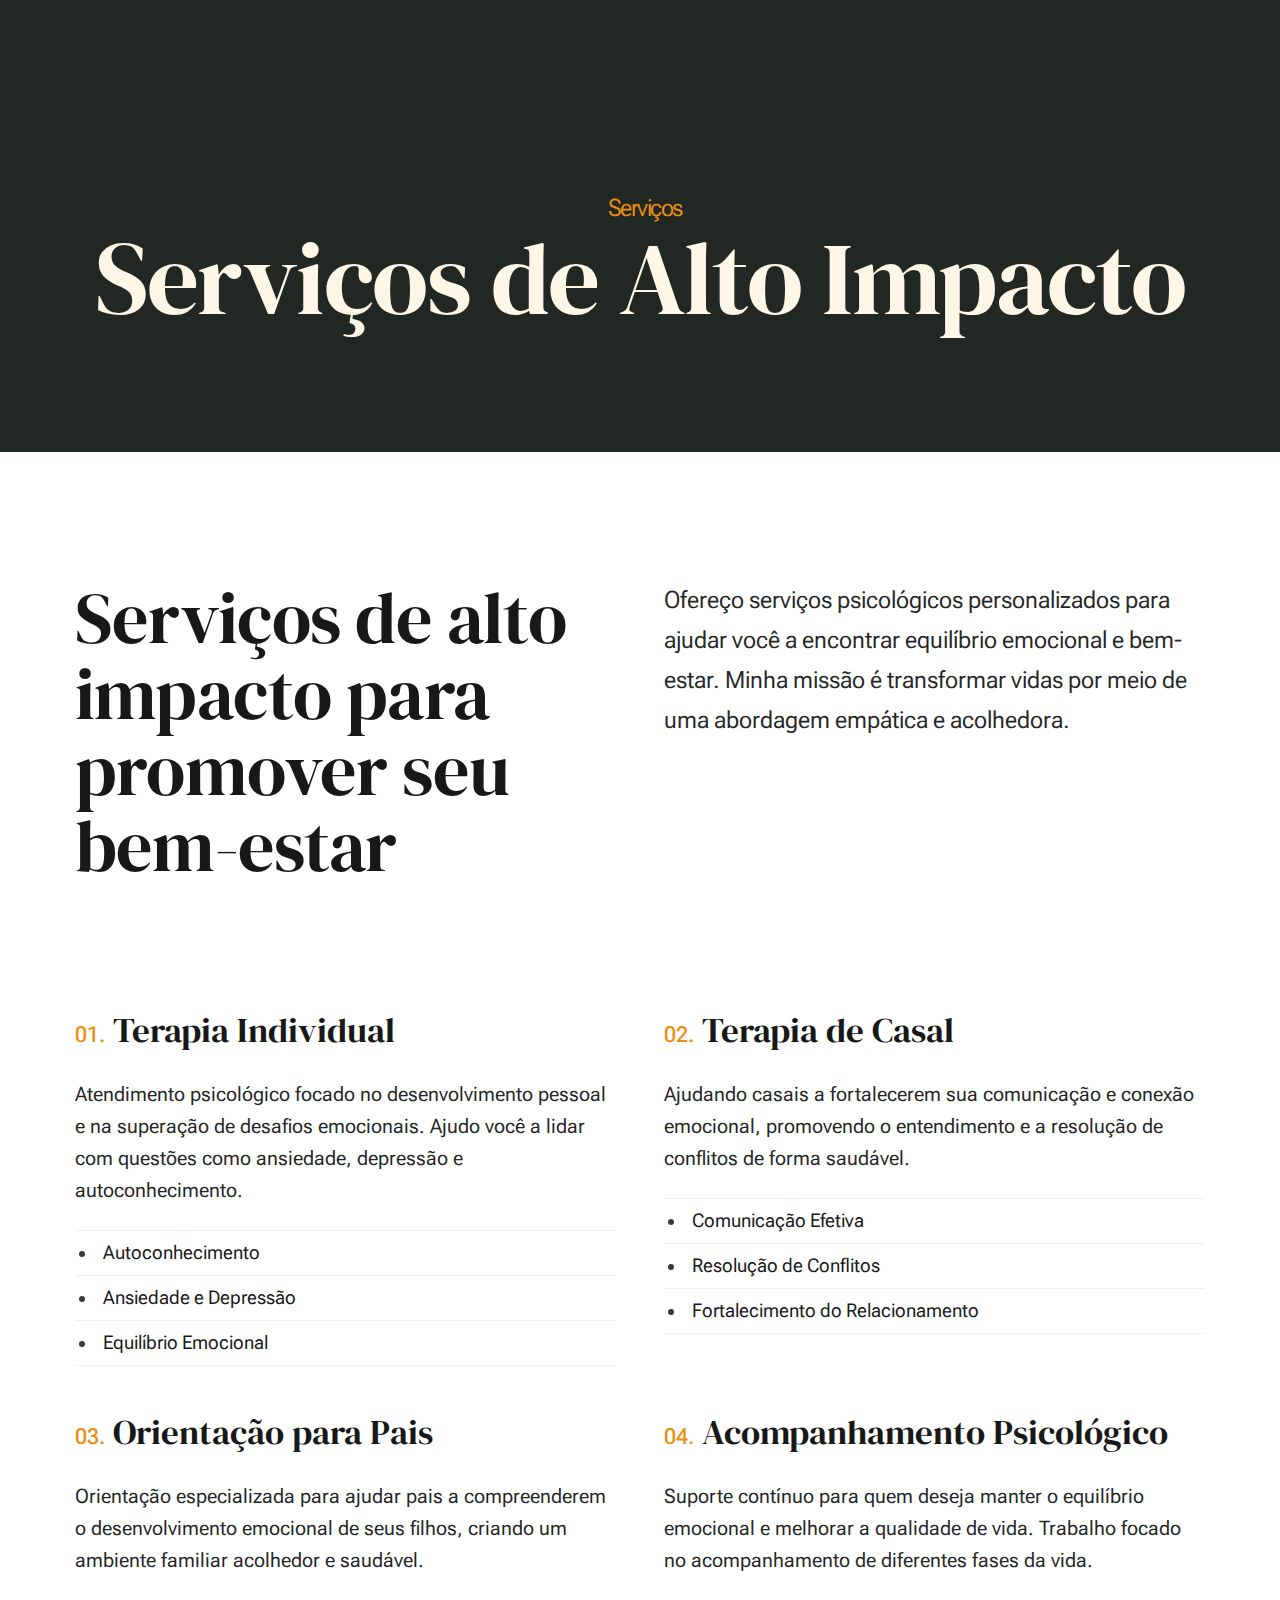
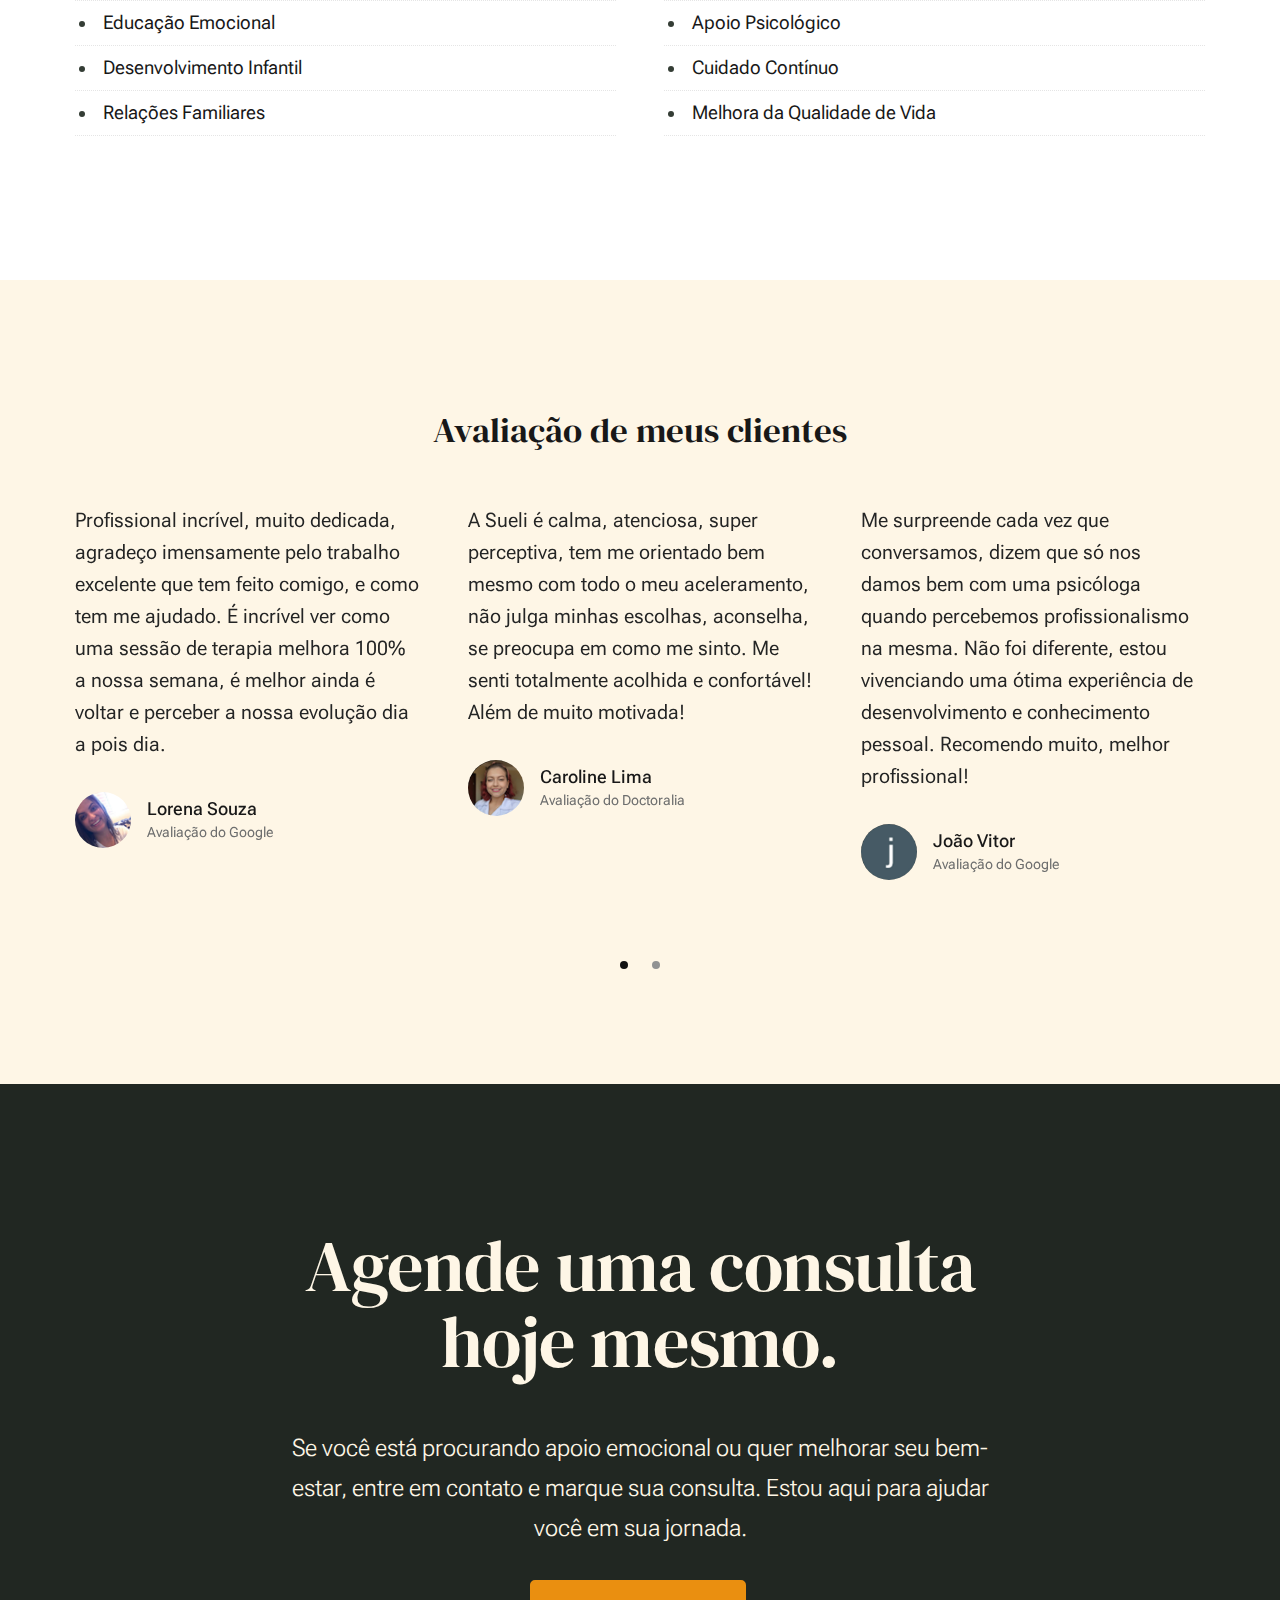
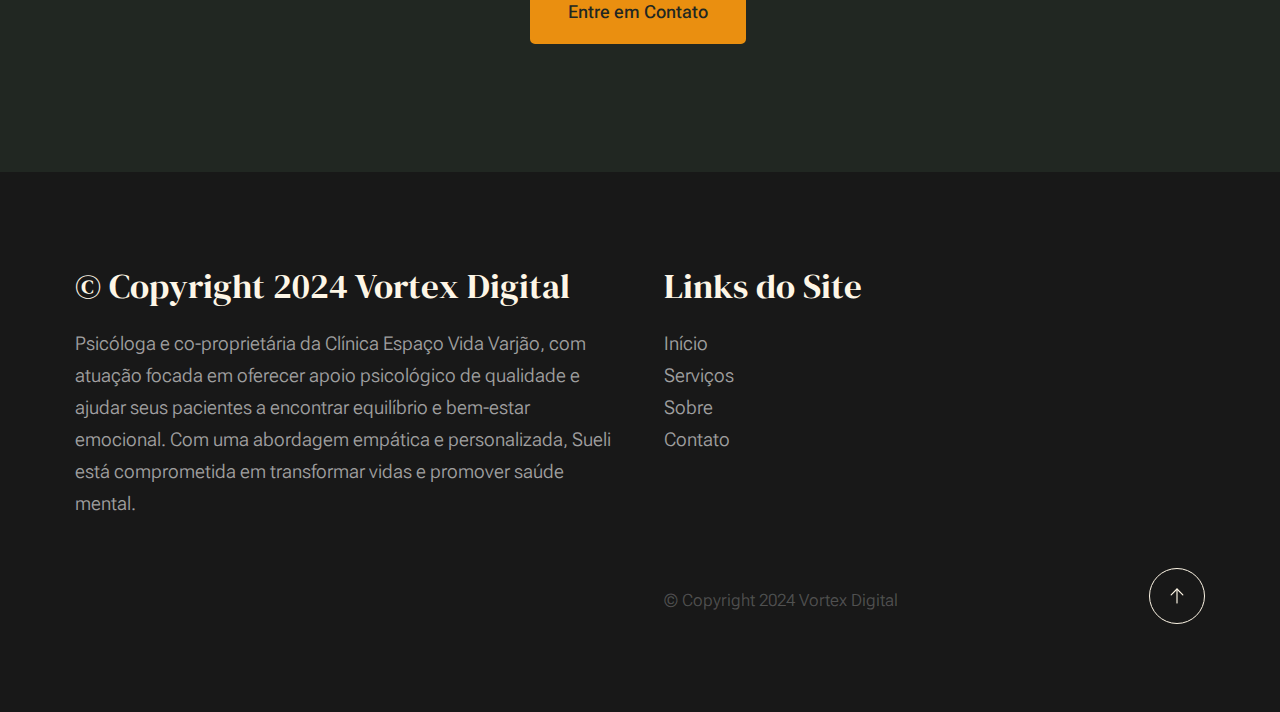
<file: Sueli/services.html>
<!DOCTYPE html>
<html lang="pt-br" class="no-js" >
<head>

    <!--- basic page needs
    ================================================== -->
    <meta charset="utf-8">
    <meta name="viewport" content="width=device-width, initial-scale=1">
    <title>Sueli Felix</title>

    <script>
        document.documentElement.classList.remove('no-js');
        document.documentElement.classList.add('js');
    </script>

    <!-- CSS
    ================================================== -->
    <link rel="stylesheet" href="css/vendor.css">
    <link rel="stylesheet" href="css/styles.css">

    <!-- favicons
    ================================================== -->
    <link rel="apple-touch-icon" sizes="180x180" href="apple-touch-icon.png">
    <link rel="icon" type="image/png" sizes="32x32" href="favicon-32x32.png">
    <link rel="icon" type="image/png" sizes="16x16" href="favicon-16x16.png">
    <link rel="manifest" href="site.webmanifest">

</head>


<body id="top">

    
    <!-- preloader
    ================================================== -->
    <div id="preloader">
        <div id="loader" class="dots-fade">
            <div></div>
            <div></div>
            <div></div>
        </div>
    </div>


    <!-- page wrap
    ================================================== -->
    <div id="page" class="s-pagewrap ss-home">


        <!-- # site header 
        ================================================== -->
        <header class="s-header">

            <div class="row s-header__inner width-sixteen-col">
        
                <div class="s-header__block">
                    <div class="s-header__logo">
                        <a class="logo" href="index.html">
                            <img src="LogoSueliSemFundo.png" alt="Página Inicial">
                        </a>
                    </div>
        
                    <a class="s-header__menu-toggle" href="#0"><span>Menu</span></a>
                </div> <!-- end s-header__block -->
        
                <nav class="s-header__nav">
        
                    <ul class="s-header__menu-links">
                        <li><a href="about.html">Sobre</a></li>
                        <li><a href="services.html">Serviços</a></li>
                        <li><a href="contact.html">Contato</a></li>
                    </ul> <!-- s-header__menu-links -->
        
                    <div class="s-header__contact">
                        <a href="contact.html" class="btn btn--primary s-header__contact-btn">Entre em Contato</a>                        
                    </div> <!-- s-header__contact -->
        
                </nav> <!-- end s-header__nav -->
        
            </div> <!-- end s-header__inner -->
        
        </header> <!-- end s-header -->
        

<!-- # site main content
================================================== -->
<section id="content" class="s-content">

    <section class="s-pageheader pageheader">
        <div class="row">
            <div class="column xl-12">
                <h1 class="page-title">
                    <span class="page-title__small-type text-pretitle">Serviços</span>
                    Serviços de Alto Impacto
                </h1>
            </div>
        </div>
    </section> <!-- pageheader -->  

    <section class="s-pagecontent pagecontent">

        <div class="row pageintro">
            <div class="column xl-6 lg-12">
                <h2 class="text-display-title">Serviços de alto impacto para promover seu bem-estar</h2>
            </div>
            <div class="column xl-6 lg-12 u-flexitem-x-right">
                <p class="lead">
                    Ofereço serviços psicológicos personalizados para ajudar você a encontrar equilíbrio emocional e bem-estar. Minha missão é transformar vidas por meio de uma abordagem empática e acolhedora.
                </p>
            </div>                       
        </div>  <!-- pageintro -->       

        <div class="row">
            <div class="column xl-12 grid-block">             
                
                <div class="grid-full grid-list-items list-items show-ctr">
                    
                    <div class="grid-list-items__item list-items__item">
                        <div class="list-items__item-header">
                            <h3 class="list-items__item-title">Terapia Individual</h3>
                        </div>
                        <div class="list-items__item-text">
                            <p>
                                Atendimento psicológico focado no desenvolvimento pessoal e na superação de desafios emocionais. Ajudo você a lidar com questões como ansiedade, depressão e autoconhecimento.
                            </p>

                            <ul class="list-services">
                                <li>Autoconhecimento</li>
                                <li>Ansiedade e Depressão</li>
                                <li>Equilíbrio Emocional</li>
                            </ul>
                        </div>
                    </div> <!-- end list-items__item -->

                    <div class="grid-list-items__item list-items__item">
                        <div class="list-items__item-header">
                            <h3 class="list-items__item-title">Terapia de Casal</h3>
                        </div>
                        <div class="list-items__item-text">
                            <p>
                                Ajudando casais a fortalecerem sua comunicação e conexão emocional, promovendo o entendimento e a resolução de conflitos de forma saudável.
                            </p>

                            <ul class="list-services">
                                <li>Comunicação Efetiva</li>
                                <li>Resolução de Conflitos</li>
                                <li>Fortalecimento do Relacionamento</li>
                            </ul>
                        </div>
                    </div> <!-- end list-items__item -->

                    <div class="grid-list-items__item list-items__item">
                        <div class="list-items__item-header">
                            <h3 class="list-items__item-title">Orientação para Pais</h3>
                        </div>
                        <div class="list-items__item-text">
                            <p>
                                Orientação especializada para ajudar pais a compreenderem o desenvolvimento emocional de seus filhos, criando um ambiente familiar acolhedor e saudável.
                            </p>

                            <ul class="list-services">
                                <li>Educação Emocional</li>
                                <li>Desenvolvimento Infantil</li>
                                <li>Relações Familiares</li>
                            </ul>
                        </div>
                    </div> <!-- end list-items__item -->

                    <div class="grid-list-items__item list-items__item">
                        <div class="list-items__item-header">
                            <h3 class="list-items__item-title">Acompanhamento Psicológico</h3>
                        </div>
                        <div class="list-items__item-text">
                            <p>
                                Suporte contínuo para quem deseja manter o equilíbrio emocional e melhorar a qualidade de vida. Trabalho focado no acompanhamento de diferentes fases da vida.
                            </p>

                            <ul class="list-services">
                                <li>Apoio Psicológico</li>
                                <li>Cuidado Contínuo</li>
                                <li>Melhora da Qualidade de Vida</li>
                            </ul>
                        </div>
                    </div> <!-- end list-items__item -->

                </div> <!-- grid-list-items -->
               
            </div> <!-- end grid-block-->
        </div> <!-- end row -->

    </section> <!-- pagecontent -->

    <section class="s-testimonials">

        <div class="s-testimonials__header row row-x-center text-center">
            <div class="column xl-8 lg-12">

                <p class="text-pretitle">
                    
                </p>
                <h3>
                    Avaliação de meus clientes
                </h3>

            </div>
        </div> <!--end s-testimonials__header -->

        <div class="row s-testimonials__content">
            <div class="column xl-12 testimonials">

                <div class="swiper-container testimonials__slider page-slider">

                    <div class="swiper-wrapper">
                        <div class="testimonials__slide swiper-slide">
                            <p>
                                Profissional incrível, muito dedicada, agradeço imensamente pelo trabalho excelente
                                que tem feito comigo, e como tem me ajudado. É incrível ver como uma sessão de
                                terapia melhora 100% a nossa semana, é melhor ainda é voltar e perceber a nossa
                                evolução dia a pois dia.
                            </p>
                            <div class="testimonials__author">
                                <img src="images/avatars/user-01.jpg" alt="Author image"
                                    class="testimonials__avatar">
                                <cite class="testimonials__cite">
                                    <strong>Lorena Souza</strong>
                                    <span>Avaliação do Google</span>
                                </cite>
                            </div>
                        </div>
                        <div class="testimonials__slide swiper-slide">
                            <p>
                                A Sueli é calma, atenciosa, super perceptiva, tem me orientado bem mesmo com todo o
                                meu aceleramento, não julga minhas escolhas, aconselha, se preocupa em como me
                                sinto. Me senti totalmente acolhida e confortável! Além de muito motivada!
                            </p>
                            <div class="testimonials__author">
                                <img src="images/avatars/user-04.jpg" alt="Author image"
                                    class="testimonials__avatar">
                                <cite class="testimonials__cite">
                                    <strong>Caroline Lima</strong>
                                    <span>Avaliação do Doctoralia</span>
                                </cite>
                            </div>
                        </div>
                        <div class="testimonials__slide swiper-slide">
                            <p>
                                Me surpreende cada vez que conversamos, dizem que só nos damos bem com uma psicóloga
                                quando percebemos profissionalismo na mesma. Não foi diferente, estou vivenciando
                                uma ótima experiência de desenvolvimento e conhecimento pessoal. Recomendo muito,
                                melhor profissional!
                            </p>
                            <div class="testimonials__author">
                                <img src="images/avatars/user-06.jpg" alt="Author image"
                                    class="testimonials__avatar">
                                <cite class="testimonials__cite">
                                    <strong>João Vitor</strong>
                                    <span>Avaliação do Google</span>
                                </cite>
                            </div>
                        </div>
                        <div class="testimonials__slide swiper-slide">
                            <p>
                                Excelente profissional nota 10! Senti confiança e segurança no conhecimento e
                                técnica.
                                Está mudando minha vida para melhor!
                                Parabéns pelo trabalho, que Deus te abençoe!
                            </p>
                            <div class="testimonials__author">
                                <img src="images/avatars/user-02.jpg" alt="Author image"
                                    class="testimonials__avatar">
                                <cite class="testimonials__cite">
                                    <strong>Ieli Marcia</strong>
                                    <span>Avaliação do Google</span>
                                </cite>
                            </div>
                        </div>
                    </div> <!-- end swiper-wrapper -->

                    <div class="swiper-pagination"></div>

                </div> <!--end testimonials__slider -->

            </div> <!-- testimonials -->
        </div> <!--end s-testimonials__content -->

    </section> <!-- end s-testimonials -->

</section> <!-- s-content-->

<!-- # cta
================================================== -->
<section id="cta" class="s-cta">

    <div class="row row-x-center text-center">
        <div class="column xl-8 lg-12">

            <div class="s-cta__content">
                <h2 class="text-display-title">
                Agende uma consulta hoje mesmo.
                </h2>
                <p class="lead">
                Se você está procurando apoio emocional ou quer melhorar seu bem-estar, entre em contato e marque sua consulta. Estou aqui para ajudar você em sua jornada.
                </p>
                <a href="contact.html" class="btn btn--primary">Entre em Contato</a>
            </div>

        </div>
    </div>

</section> <!-- end s-cta -->



 <!-- # footer 
        ================================================== -->
        <footer class="s-footer">
            <div class="row s-footer__content">
                <div class="column xl-6 lg-6 md-12 s-footer__block s-footer__about">                    
                    <h3>© Copyright 2024 Vortex Digital</h3>
                    <p>
                        Psicóloga e co-proprietária da Clínica Espaço Vida Varjão, com atuação focada em oferecer 
                        apoio psicológico de qualidade e ajudar seus pacientes a encontrar equilíbrio e bem-estar emocional.
                        Com uma abordagem empática e personalizada, Sueli está comprometida em transformar vidas e promover saúde mental.
                    </p>               
                </div>                
                <div class="column xl-3 lg-6 md-12 s-footer__block s-footer__site-links">
                    <h3>Links do Site</h3>
                    <ul class="link-list">
                        <li><a href="index.html">Início</a></li>
                        <li><a href="services.html">Serviços</a></li>
                        <li><a href="about.html">Sobre</a></li>
                        <li><a href="contact.html">Contato</a></li>
                    </ul>
                </div>
                
            </div>    
        
            <div class="row s-footer__bottom">
                <div class="column xl-6 lg-12">
                    <ul class="s-footer__social social-list">
                        <li><a href="#0"><span class="u-screen-reader-text">Facebook</span></a></li>

                        <li><a href="#0"><span class="u-screen-reader-text">Instagram</span></a></li>
                    </ul> <!-- end s-footer__social -->
                </div>
                <div class="column xl-6 lg-12">
                    <p class="ss-copyright">
                        <span>© Copyright 2024 Vortex Digital</span> 
                    </p>
                </div>
        
                <div class="ss-go-top">
                    <a class="smoothscroll" title="Voltar ao Topo" href="#top">
                        <svg xmlns="http://www.w3.org/2000/svg" viewBox="0 0 24 24" width="36" height="36" fill="none" stroke="#ffffff" stroke-width="1" stroke-linecap="round" stroke-linejoin="round"><polyline points="17 11 12 6 7 11"></polyline><line x1="12" y1="18" x2="12" y2="6"></line></svg>
                    </a>
                </div> <!-- end ss-go-top -->
            </div>
        </footer>
        
            
        </footer> <!-- end s-footer -->


    </div> <!-- end page-wrap -->

    <!-- Java Script
    ================================================== -->
    <script src="js/plugins.js"></script>
    <script src="js/main.js"></script>

</body>
</html>
</file>
<file: Sueli/css/vendor.css>
/* ===================================================================
 * Monica Third-party Stylesheets
 * Template Ver. 1.0.0
 * 12-13-2022
 * -------------------------------------------------------------------
 *
 * TOC:
 * # PrismJS
 * # Swiper
 *
 * ------------------------------------------------------------------- */


/* ===================================================================
 * # PrismJS 1.20.0
 *   https://prismjs.com/download.html#themes=prism-okaidia&languages=markup+css+clike+javascript+markup-templating+php 
 *   
 *   okaidia theme for JavaScript, CSS and HTML
 *   Loosely based on Monokai textmate theme by http://www.monokai.nl/
 *   @author ocodia
 * ------------------------------------------------------------------- */
code[class*=language-],
pre[class*=language-] {
  color          : #f8f8f2;
  background     : none;
  text-shadow    : 0 1px rgba(0, 0, 0, 0.3);
  font-family    : var(--font-mono);
  font-size      : calc(var(--text-size) * 0.9444);
  text-align     : left;
  white-space    : pre;
  word-spacing   : normal;
  word-break     : normal;
  word-wrap      : normal;
  line-height    : var(--vspace-1);
  -moz-tab-size  : 4;
  -o-tab-size    : 4;
  tab-size       : 4;
  -webkit-hyphens: none;
  -ms-hyphens    : none;
  hyphens        : none;
}

/* Code blocks */
pre[class*=language-] {
  padding : var(--vspace-0_5) 0 var(--vspace-1);
  margin  : var(--vspace-1) 0;
  overflow: auto;
}

:not(pre)>code[class*=language-],
pre[class*=language-] {
  background: #272822;
}

/* Inline code */
:not(pre)>code[class*=language-] {
  padding    : 0.1em;
  white-space: normal;
}

.token.comment,
.token.prolog,
.token.doctype,
.token.cdata {
  color: slategray;
}

.token.punctuation {
  color: #f8f8f2;
}

.token.namespace {
  opacity: 0.7;
}

.token.property,
.token.tag,
.token.constant,
.token.symbol,
.token.deleted {
  color: #f92672;
}

.token.boolean,
.token.number {
  color: #ae81ff;
}

.token.selector,
.token.attr-name,
.token.string,
.token.char,
.token.builtin,
.token.inserted {
  color: #a6e22e;
}

.token.operator,
.token.entity,
.token.url,
.language-css .token.string,
.style .token.string,
.token.variable {
  color: #f8f8f2;
}

.token.atrule,
.token.attr-value,
.token.function,
.token.class-name {
  color: #e6db74;
}

.token.keyword {
  color: #66d9ef;
}

.token.regex,
.token.important {
  color: #fd971f;
}

.token.important,
.token.bold {
  font-weight: bold;
}

.token.italic {
  font-style: italic;
}

.token.entity {
  cursor: help;
}



/* ===================================================================
 * # Swiper 6.4.5
 *   Most modern mobile touch slider and framework with hardware accelerated transitions
 *   https://swiperjs.com
 *
 *   Copyright 2014-2020 Vladimir Kharlampidi
 *
 *   Released under the MIT License
 *
 *   Released on: December 18, 2020
 * ------------------------------------------------------------------- */
@font-face {
  font-family: "swiper-icons";
  src        : url("data:application/font-woff;charset=utf-8;base64, [base64]//wADZ2x5ZgAAAywAAADMAAAD2MHtryVoZWFkAAABbAAAADAAAAA2E2+eoWhoZWEAAAGcAAAAHwAAACQC9gDzaG10eAAAAigAAAAZAAAArgJkABFsb2NhAAAC0AAAAFoAAABaFQAUGG1heHAAAAG8AAAAHwAAACAAcABAbmFtZQAAA/gAAAE5AAACXvFdBwlwb3N0AAAFNAAAAGIAAACE5s74hXjaY2BkYGAAYpf5Hu/j+W2+MnAzMYDAzaX6QjD6/4//Bxj5GA8AuRwMYGkAPywL13jaY2BkYGA88P8Agx4j+/8fQDYfA1AEBWgDAIB2BOoAeNpjYGRgYNBh4GdgYgABEMnIABJzYNADCQAACWgAsQB42mNgYfzCOIGBlYGB0YcxjYGBwR1Kf2WQZGhhYGBiYGVmgAFGBiQQkOaawtDAoMBQxXjg/wEGPcYDDA4wNUA2CCgwsAAAO4EL6gAAeNpj2M0gyAACqxgGNWBkZ2D4/wMA+xkDdgAAAHjaY2BgYGaAYBkGRgYQiAHyGMF8FgYHIM3DwMHABGQrMOgyWDLEM1T9/w8UBfEMgLzE////P/5//f/V/xv+r4eaAAeMbAxwIUYmIMHEgKYAYjUcsDAwsLKxc3BycfPw8jEQA/[base64]/uznmfPFBNODM2K7MTQ45YEAZqGP81AmGGcF3iPqOop0r1SPTaTbVkfUe4HXj97wYE+yNwWYxwWu4v1ugWHgo3S1XdZEVqWM7ET0cfnLGxWfkgR42o2PvWrDMBSFj/IHLaF0zKjRgdiVMwScNRAoWUoH78Y2icB/yIY09An6AH2Bdu/UB+yxopYshQiEvnvu0dURgDt8QeC8PDw7Fpji3fEA4z/PEJ6YOB5hKh4dj3EvXhxPqH/SKUY3rJ7srZ4FZnh1PMAtPhwP6fl2PMJMPDgeQ4rY8YT6Gzao0eAEA409DuggmTnFnOcSCiEiLMgxCiTI6Cq5DZUd3Qmp10vO0LaLTd2cjN4fOumlc7lUYbSQcZFkutRG7g6JKZKy0RmdLY680CDnEJ+UMkpFFe1RN7nxdVpXrC4aTtnaurOnYercZg2YVmLN/d/gczfEimrE/fs/bOuq29Zmn8tloORaXgZgGa78yO9/cnXm2BpaGvq25Dv9S4E9+5SIc9PqupJKhYFSSl47+Qcr1mYNAAAAeNptw0cKwkAAAMDZJA8Q7OUJvkLsPfZ6zFVERPy8qHh2YER+3i/BP83vIBLLySsoKimrqKqpa2hp6+jq6RsYGhmbmJqZSy0sraxtbO3sHRydnEMU4uR6yx7JJXveP7WrDycAAAAAAAH//wACeNpjYGRgYOABYhkgZgJCZgZNBkYGLQZtIJsFLMYAAAw3ALgAeNolizEKgDAQBCchRbC2sFER0YD6qVQiBCv/H9ezGI6Z5XBAw8CBK/m5iQQVauVbXLnOrMZv2oLdKFa8Pjuru2hJzGabmOSLzNMzvutpB3N42mNgZGBg4GKQYzBhYMxJLMlj4GBgAYow/P/PAJJhLM6sSoWKfWCAAwDAjgbRAAB42mNgYGBkAIIbCZo5IPrmUn0hGA0AO8EFTQAA") format("woff");
  font-weight: 400;
  font-style : normal;
}

:root {
  --swiper-theme-color: #007aff;
}

.swiper-container {
  margin-left : auto;
  margin-right: auto;
  position    : relative;
  overflow    : hidden;
  list-style  : none;
  padding     : 0;
  /* Fix of Webkit flickering */
  z-index     : 1;
}

.swiper-container-vertical>.swiper-wrapper {
  flex-direction: column;
}

.swiper-wrapper {
  position           : relative;
  width              : 100%;
  height             : 100%;
  z-index            : 1;
  display            : flex;
  transition-property: transform;
  box-sizing         : content-box;
}

.swiper-container-android .swiper-slide,
.swiper-wrapper {
  transform: translate3d(0px, 0, 0);
}

.swiper-container-multirow>.swiper-wrapper {
  flex-wrap: wrap;
}

.swiper-container-multirow-column>.swiper-wrapper {
  flex-wrap     : wrap;
  flex-direction: column;
}

.swiper-container-free-mode>.swiper-wrapper {
  transition-timing-function: ease-out;
  margin                    : 0 auto;
}

.swiper-slide {
  flex-shrink        : 0;
  width              : 100%;
  height             : 100%;
  position           : relative;
  transition-property: transform;
}

.swiper-slide-invisible-blank {
  visibility: hidden;
}

/* Auto Height */
.swiper-container-autoheight,
.swiper-container-autoheight .swiper-slide {
  height: auto;
}

.swiper-container-autoheight .swiper-wrapper {
  align-items        : flex-start;
  transition-property: transform, height;
}

/* 3D Effects */
.swiper-container-3d {
  perspective: 1200px;
}

.swiper-container-3d .swiper-wrapper,
.swiper-container-3d .swiper-slide,
.swiper-container-3d .swiper-slide-shadow-left,
.swiper-container-3d .swiper-slide-shadow-right,
.swiper-container-3d .swiper-slide-shadow-top,
.swiper-container-3d .swiper-slide-shadow-bottom,
.swiper-container-3d .swiper-cube-shadow {
  transform-style: preserve-3d;
}

.swiper-container-3d .swiper-slide-shadow-left,
.swiper-container-3d .swiper-slide-shadow-right,
.swiper-container-3d .swiper-slide-shadow-top,
.swiper-container-3d .swiper-slide-shadow-bottom {
  position      : absolute;
  left          : 0;
  top           : 0;
  width         : 100%;
  height        : 100%;
  pointer-events: none;
  z-index       : 10;
}

.swiper-container-3d .swiper-slide-shadow-left {
  background-image: linear-gradient(to left, rgba(0, 0, 0, 0.5), rgba(0, 0, 0, 0));
}

.swiper-container-3d .swiper-slide-shadow-right {
  background-image: linear-gradient(to right, rgba(0, 0, 0, 0.5), rgba(0, 0, 0, 0));
}

.swiper-container-3d .swiper-slide-shadow-top {
  background-image: linear-gradient(to top, rgba(0, 0, 0, 0.5), rgba(0, 0, 0, 0));
}

.swiper-container-3d .swiper-slide-shadow-bottom {
  background-image: linear-gradient(to bottom, rgba(0, 0, 0, 0.5), rgba(0, 0, 0, 0));
}

/* CSS Mode */
.swiper-container-css-mode>.swiper-wrapper {
  overflow          : auto;
  scrollbar-width   : none;
  /* For Firefox */
  -ms-overflow-style: none;
  /* For Internet Explorer and Edge */
}

.swiper-container-css-mode>.swiper-wrapper::-webkit-scrollbar {
  display: none;
}

.swiper-container-css-mode>.swiper-wrapper>.swiper-slide {
  scroll-snap-align: start start;
}

.swiper-container-horizontal.swiper-container-css-mode>.swiper-wrapper {
  -ms-scroll-snap-type: x mandatory;
  scroll-snap-type    : x mandatory;
}

.swiper-container-vertical.swiper-container-css-mode>.swiper-wrapper {
  -ms-scroll-snap-type: y mandatory;
  scroll-snap-type    : y mandatory;
}

:root {
  --swiper-navigation-size   : 44px;
  /*
    --swiper-navigation-color: var(--swiper-theme-color);
    */
}

.swiper-button-prev,
.swiper-button-next {
  position       : absolute;
  top            : 50%;
  width          : calc(var(--swiper-navigation-size) / 44 * 27);
  height         : var(--swiper-navigation-size);
  margin-top     : calc(-1 * var(--swiper-navigation-size) / 2);
  z-index        : 10;
  cursor         : pointer;
  display        : flex;
  align-items    : center;
  justify-content: center;
  color          : var(--swiper-navigation-color, var(--swiper-theme-color));
}

.swiper-button-prev.swiper-button-disabled,
.swiper-button-next.swiper-button-disabled {
  opacity       : 0.35;
  cursor        : auto;
  pointer-events: none;
}

.swiper-button-prev:after,
.swiper-button-next:after {
  font-family   : swiper-icons;
  font-size     : var(--swiper-navigation-size);
  text-transform: none !important;
  letter-spacing: 0;
  text-transform: none;
  font-variant  : initial;
  line-height   : 1;
}

.swiper-button-prev,
.swiper-container-rtl .swiper-button-next {
  left : 10px;
  right: auto;
}

.swiper-button-prev:after,
.swiper-container-rtl .swiper-button-next:after {
  content: "prev";
}

.swiper-button-next,
.swiper-container-rtl .swiper-button-prev {
  right: 10px;
  left : auto;
}

.swiper-button-next:after,
.swiper-container-rtl .swiper-button-prev:after {
  content: "next";
}

.swiper-button-prev.swiper-button-white,
.swiper-button-next.swiper-button-white {
  --swiper-navigation-color: #ffffff;
}

.swiper-button-prev.swiper-button-black,
.swiper-button-next.swiper-button-black {
  --swiper-navigation-color: #000000;
}

.swiper-button-lock {
  display: none;
}

:root {
  /*
    --swiper-pagination-color: var(--swiper-theme-color);
    */
}

.swiper-pagination {
  position  : absolute;
  text-align: center;
  transition: 300ms opacity;
  transform : translate3d(0, 0, 0);
  z-index   : 10;
}

.swiper-pagination.swiper-pagination-hidden {
  opacity: 0;
}

/* Common Styles */
.swiper-pagination-fraction,
.swiper-pagination-custom,
.swiper-container-horizontal>.swiper-pagination-bullets {
  bottom: 10px;
  left  : 0;
  width : 100%;
}

/* Bullets */
.swiper-pagination-bullets-dynamic {
  overflow : hidden;
  font-size: 0;
}

.swiper-pagination-bullets-dynamic .swiper-pagination-bullet {
  transform: scale(0.33);
  position : relative;
}

.swiper-pagination-bullets-dynamic .swiper-pagination-bullet-active {
  transform: scale(1);
}

.swiper-pagination-bullets-dynamic .swiper-pagination-bullet-active-main {
  transform: scale(1);
}

.swiper-pagination-bullets-dynamic .swiper-pagination-bullet-active-prev {
  transform: scale(0.66);
}

.swiper-pagination-bullets-dynamic .swiper-pagination-bullet-active-prev-prev {
  transform: scale(0.33);
}

.swiper-pagination-bullets-dynamic .swiper-pagination-bullet-active-next {
  transform: scale(0.66);
}

.swiper-pagination-bullets-dynamic .swiper-pagination-bullet-active-next-next {
  transform: scale(0.33);
}

.swiper-pagination-bullet {
  width        : 8px;
  height       : 8px;
  display      : inline-block;
  border-radius: 100%;
  background   : #000;
  opacity      : 0.2;
}

button.swiper-pagination-bullet {
  border            : none;
  margin            : 0;
  padding           : 0;
  box-shadow        : none;
  -webkit-appearance: none;
  -moz-appearance   : none;
  appearance        : none;
}

.swiper-pagination-clickable .swiper-pagination-bullet {
  cursor: pointer;
}

.swiper-pagination-bullet-active {
  opacity   : 1;
  background: var(--swiper-pagination-color, var(--swiper-theme-color));
}

.swiper-container-vertical>.swiper-pagination-bullets {
  right    : 10px;
  top      : 50%;
  transform: translate3d(0px, -50%, 0);
}

.swiper-container-vertical>.swiper-pagination-bullets .swiper-pagination-bullet {
  margin : 6px 0;
  display: block;
}

.swiper-container-vertical>.swiper-pagination-bullets.swiper-pagination-bullets-dynamic {
  top      : 50%;
  transform: translateY(-50%);
  width    : 8px;
}

.swiper-container-vertical>.swiper-pagination-bullets.swiper-pagination-bullets-dynamic .swiper-pagination-bullet {
  display   : inline-block;
  transition: 200ms transform, 200ms top;
}

.swiper-container-horizontal>.swiper-pagination-bullets .swiper-pagination-bullet {
  margin: 0 4px;
}

.swiper-container-horizontal>.swiper-pagination-bullets.swiper-pagination-bullets-dynamic {
  left       : 50%;
  transform  : translateX(-50%);
  white-space: nowrap;
}

.swiper-container-horizontal>.swiper-pagination-bullets.swiper-pagination-bullets-dynamic .swiper-pagination-bullet {
  transition: 200ms transform, 200ms left;
}

.swiper-container-horizontal.swiper-container-rtl>.swiper-pagination-bullets-dynamic .swiper-pagination-bullet {
  transition: 200ms transform, 200ms right;
}

/* Progress */
.swiper-pagination-progressbar {
  background: rgba(0, 0, 0, 0.25);
  position  : absolute;
}

.swiper-pagination-progressbar .swiper-pagination-progressbar-fill {
  background      : var(--swiper-pagination-color, var(--swiper-theme-color));
  position        : absolute;
  left            : 0;
  top             : 0;
  width           : 100%;
  height          : 100%;
  transform       : scale(0);
  transform-origin: left top;
}

.swiper-container-rtl .swiper-pagination-progressbar .swiper-pagination-progressbar-fill {
  transform-origin: right top;
}

.swiper-container-horizontal>.swiper-pagination-progressbar,
.swiper-container-vertical>.swiper-pagination-progressbar.swiper-pagination-progressbar-opposite {
  width : 100%;
  height: 4px;
  left  : 0;
  top   : 0;
}

.swiper-container-vertical>.swiper-pagination-progressbar,
.swiper-container-horizontal>.swiper-pagination-progressbar.swiper-pagination-progressbar-opposite {
  width : 4px;
  height: 100%;
  left  : 0;
  top   : 0;
}

.swiper-pagination-white {
  --swiper-pagination-color: #ffffff;
}

.swiper-pagination-black {
  --swiper-pagination-color: #000000;
}

.swiper-pagination-lock {
  display: none;
}

/* Scrollbar */
.swiper-scrollbar {
  border-radius   : 10px;
  position        : relative;
  -ms-touch-action: none;
  background      : rgba(0, 0, 0, 0.1);
}

.swiper-container-horizontal>.swiper-scrollbar {
  position: absolute;
  left    : 1%;
  bottom  : 3px;
  z-index : 50;
  height  : 5px;
  width   : 98%;
}

.swiper-container-vertical>.swiper-scrollbar {
  position: absolute;
  right   : 3px;
  top     : 1%;
  z-index : 50;
  width   : 5px;
  height  : 98%;
}

.swiper-scrollbar-drag {
  height       : 100%;
  width        : 100%;
  position     : relative;
  background   : rgba(0, 0, 0, 0.5);
  border-radius: 10px;
  left         : 0;
  top          : 0;
}

.swiper-scrollbar-cursor-drag {
  cursor: move;
}

.swiper-scrollbar-lock {
  display: none;
}

.swiper-zoom-container {
  width          : 100%;
  height         : 100%;
  display        : flex;
  justify-content: center;
  align-items    : center;
  text-align     : center;
}

.swiper-zoom-container>img,
.swiper-zoom-container>svg,
.swiper-zoom-container>canvas {
  max-width    : 100%;
  max-height   : 100%;
  -o-object-fit: contain;
  object-fit   : contain;
}

.swiper-slide-zoomed {
  cursor: move;
}

/* Preloader */
:root {
  /*
    --swiper-preloader-color: var(--swiper-theme-color);
    */
}

.swiper-lazy-preloader {
  width            : 42px;
  height           : 42px;
  position         : absolute;
  left             : 50%;
  top              : 50%;
  margin-left      : -21px;
  margin-top       : -21px;
  z-index          : 10;
  transform-origin : 50%;
  -webkit-animation: swiper-preloader-spin 1s infinite linear;
  animation        : swiper-preloader-spin 1s infinite linear;
  box-sizing       : border-box;
  border           : 4px solid var(--swiper-preloader-color, var(--swiper-theme-color));
  border-radius    : 50%;
  border-top-color : transparent;
}

.swiper-lazy-preloader-white {
  --swiper-preloader-color: #fff;
}

.swiper-lazy-preloader-black {
  --swiper-preloader-color: #000;
}

@-webkit-keyframes swiper-preloader-spin {
  100% {
    transform: rotate(360deg);
  }
}

@keyframes swiper-preloader-spin {
  100% {
    transform: rotate(360deg);
  }
}

/* a11y */
.swiper-container .swiper-notification {
  position      : absolute;
  left          : 0;
  top           : 0;
  pointer-events: none;
  opacity       : 0;
  z-index       : -1000;
}

.swiper-container-fade.swiper-container-free-mode .swiper-slide {
  transition-timing-function: ease-out;
}

.swiper-container-fade .swiper-slide {
  pointer-events     : none;
  transition-property: opacity;
}

.swiper-container-fade .swiper-slide .swiper-slide {
  pointer-events: none;
}

.swiper-container-fade .swiper-slide-active,
.swiper-container-fade .swiper-slide-active .swiper-slide-active {
  pointer-events: auto;
}

.swiper-container-cube {
  overflow: visible;
}

.swiper-container-cube .swiper-slide {
  pointer-events             : none;
  -webkit-backface-visibility: hidden;
  backface-visibility        : hidden;
  z-index                    : 1;
  visibility                 : hidden;
  transform-origin           : 0 0;
  width                      : 100%;
  height                     : 100%;
}

.swiper-container-cube .swiper-slide .swiper-slide {
  pointer-events: none;
}

.swiper-container-cube.swiper-container-rtl .swiper-slide {
  transform-origin: 100% 0;
}

.swiper-container-cube .swiper-slide-active,
.swiper-container-cube .swiper-slide-active .swiper-slide-active {
  pointer-events: auto;
}

.swiper-container-cube .swiper-slide-active,
.swiper-container-cube .swiper-slide-next,
.swiper-container-cube .swiper-slide-prev,
.swiper-container-cube .swiper-slide-next+.swiper-slide {
  pointer-events: auto;
  visibility    : visible;
}

.swiper-container-cube .swiper-slide-shadow-top,
.swiper-container-cube .swiper-slide-shadow-bottom,
.swiper-container-cube .swiper-slide-shadow-left,
.swiper-container-cube .swiper-slide-shadow-right {
  z-index                    : 0;
  -webkit-backface-visibility: hidden;
  backface-visibility        : hidden;
}

.swiper-container-cube .swiper-cube-shadow {
  position  : absolute;
  left      : 0;
  bottom    : 0px;
  width     : 100%;
  height    : 100%;
  background: #000;
  opacity   : 0.6;
  filter    : blur(50px);
  z-index   : 0;
}

.swiper-container-flip {
  overflow: visible;
}

.swiper-container-flip .swiper-slide {
  pointer-events             : none;
  -webkit-backface-visibility: hidden;
  backface-visibility        : hidden;
  z-index                    : 1;
}

.swiper-container-flip .swiper-slide .swiper-slide {
  pointer-events: none;
}

.swiper-container-flip .swiper-slide-active,
.swiper-container-flip .swiper-slide-active .swiper-slide-active {
  pointer-events: auto;
}

.swiper-container-flip .swiper-slide-shadow-top,
.swiper-container-flip .swiper-slide-shadow-bottom,
.swiper-container-flip .swiper-slide-shadow-left,
.swiper-container-flip .swiper-slide-shadow-right {
  z-index                    : 0;
  -webkit-backface-visibility: hidden;
  backface-visibility        : hidden;
}
</file>
<file: Sueli/css/styles.css>
@charset "UTF-8";
/* =================================================================== 
 * Monica Main Stylesheet
 * Template Ver. 1.0.0
 * 12-13-2022
 * ------------------------------------------------------------------
 *
 * TOC:
 * # SETTINGS
 *		## fonts
 *    	## colors
 *	  	## spacing and typescale
 *		## grid variables
 * # CSS RESET
 * # GRID
 *		## extra large devices
 *		## large devices
 *		## medium devices 
 *		## tablet devices
 *		## mobile devices
 *		## small mobile devices
 *		## additional column stackpoints 
 * # BASE SETUP
 * # UTILITY CLASSES
 * # TYPOGRAPHY 
 *		## additional typography & helper classes
 *		## lists
 *		## media 
 *		## spacing
 * # PRELOADER
 *		## page loaded
 * # FORM 
 *		## style placeholder text
 *		## change autocomplete styles in Chrome
 * # BUTTONS
 * # TABLE
 * # COMPONENTS
 *		## pagination 
 *		## alert box 
 *		## skillbars
 *		## stats tabs
 * # PROJECT-WIDE SHARED STYLES
 *		## list items
 *		## social list
 *		## blog card
 *		## testimonials
 *		## swiper overrides
 * # GRID-BASED LAYOUTS
 *		## grid block
 *		## list grid
 * # PAGE WRAP
 * # SITE HEADER
 *		## logo
 *		## main navigation
 *		## mobile menu toggle
 * # PAGEHEADER & PAGECONTENT
 * # INTRO
 *		## intro content
 *		## intro scroll down
 *		## intro transitions
 * # ABOUT
 * # EXPERTISE
 * # CLIENTS
 *		## clients list
 * # CTA
 * # JOURNAL
 * # FOOTER
 *		## newsletter
 *		## copyright
 *		## go top
 * # BLOG STYLES 
 * # PAGE STYLES 
 *		## services page
 *		## contact page
 *
 * ------------------------------------------------------------------ */


/* ===================================================================
 * # SETTINGS
 *
 *
 * ------------------------------------------------------------------- */

/* ------------------------------------------------------------------- 
 * ## fonts 
 * ------------------------------------------------------------------- */
@import url("https://fonts.googleapis.com/css2?family=DM+Serif+Display&family=Roboto+Flex:opsz,wght@8..144,300;8..144,400;8..144,500;8..144,600&display=swap");

:root {
	--font-1: "Roboto Flex", sans-serif;
	--font-2: "DM Serif Display", Serif;

  /* monospace
   */
	--font-mono: Consolas, "Andale Mono", Courier, "Courier New", monospace;
}

/* ------------------------------------------------------------------- 
 * ## colors
 * ------------------------------------------------------------------- */
:root {
  /* color-1(#EA9010)
   * color-2(#343D35)
   * color-3(#FEF5E4)
   */
	--color-1: hsla(35, 87%, 49%, 1);
	--color-2: hsla(127, 8%, 22%, 1);
	--color-3: hsla(39, 93%, 95%, 1);

  /* theme color variations
   */
	--color-1-lightest             : hsla(35, 87%, 96%, 1);
	--color-1-lighter              : hsla(35, 87%, 69%, 1);
	--color-1-light                : hsla(35, 87%, 59%, 1);
	--color-1-dark                 : hsla(35, 87%, 39%, 1);
	--color-1-darker               : hsla(35, 87%, 29%, 1);
	--color-1-darkest              : hsla(35, 87%, 10%, 1);

	--color-2-lightest             : hsla(127, 8%, 55%, 1);
	--color-2-lighter              : hsla(127, 8%, 42%, 1);
	--color-2-light                : hsla(127, 8%, 32%, 1);
	--color-2-dark                 : hsla(127, 8%, 14%, 1);
	--color-2-darker               : hsla(127, 8%, 2%, 1);
	
	--color-3-light                : hsla(39, 93%, 100%, 1);
	--color-3-dark                 : hsla(39, 93%, 85%, 1);
	--color-3-darker               : hsla(39, 93%, 75%, 1);

  /* feedback colors
   * color-error(#ffd1d2), color-success(#c8e675), 
   * color-info(#d7ecfb), color-notice(#fff099)
   */
	--color-error                  : hsla(359, 100%, 91%, 1);
	--color-success                : hsla(76, 69%, 68%, 1);
	--color-info                   : hsla(205, 82%, 91%, 1);
	--color-notice                 : hsla(51, 100%, 80%, 1);
	--color-error-content          : hsla(359, 50%, 50%, 1);
	--color-success-content        : hsla(76, 29%, 28%, 1);
	--color-info-content           : hsla(205, 32%, 31%, 1);
	--color-notice-content         : hsla(51, 30%, 30%, 1);

  /* shades 
   * generated using 
   * Tint & Shade Generator 
   * (https                     ://maketintsandshades.com/)
   */
	--color-black                  : #000000;
	--color-gray-19                : #121212;
	--color-gray-18                : #242525;
	--color-gray-17                : #363737;
	--color-gray-16                : #484949;
	--color-gray-15                : #5b5c5c;
	--color-gray-14                : #6d6e6e;
	--color-gray-13                : #7f8080;
	--color-gray-12                : #919292;
	--color-gray-11                : #a3a5a5;
	--color-gray-10                : #b5b7b7;
	--color-gray-9                 : #bcbebe;
	--color-gray-8                 : #c4c5c5;
	--color-gray-7                 : #cbcdcd;
	--color-gray-6                 : #d3d4d4;
	--color-gray-5                 : #dadbdb;
	--color-gray-4                 : #e1e2e2;
	--color-gray-3                 : #e9e9e9;
	--color-gray-2                 : #f0f1f1;
	--color-gray-1                 : #f8f8f8;
	--color-white                  : #ffffff;

  /* text
   */
	--color-text                   : var(--color-gray-18);
	--color-text-dark              : #181818;
	--color-text-light             : var(--color-gray-14);
	--color-placeholder            : var(--color-gray-12);

  /* link
   */
	--color-link                   : var(--color-1);
	--color-link-hover             : var(--color-2-lighter);
	--color-link-active            : var(--color-2-lighter);

  /* buttons
   */
	--color-btn                    : var(--color-gray-4);
	--color-btn-text               : var(--color-text);
	--color-btn-hover              : var(--color-gray-5);
	--color-btn-hover-text         : var(--color-text);
	--color-btn-primary            : var(--color-1);
	--color-btn-primary-text       : var(--color-2-dark);
	--color-btn-primary-hover      : var(--color-1-light);
	--color-btn-primary-hover-text : var(--color-2-dark);
	--color-btn-stroke             : var(--color-text-dark);
	--color-btn-stroke-text        : var(--color-text-dark);
	--color-btn-stroke-hover       : var(--color-text-dark);
	--color-btn-stroke-hover-text  : var(--color-white);

  /* preloader
   */
	--color-preloader-bg           : var(--color-2-dark);
	--color-loader                 : var(--color-white);
	--color-loader-light           : var(--color-2-light);

  /* others
   */
	--color-body                   : white;
	--color-border                 : rgba(0, 0, 0, .1);
	--border-radius                : 5px;
}

/* ------------------------------------------------------------------- 
 * ## spacing and typescale
 * ------------------------------------------------------------------- */
:root {
  /* spacing
   * base font size: 20px 
   * vertical space unit : 32px
   */
	--base-size        : 62.5%;
	--multiplier       : 1;
	--base-font-size   : calc(2rem * var(--multiplier));
	--space            : calc(3.2rem * var(--multiplier));

  /* vertical spacing 
   */
	--vspace-0_125     : calc(0.125 * var(--space));
	--vspace-0_25      : calc(0.25 * var(--space));
	--vspace-0_375     : calc(0.375 * var(--space));
	--vspace-0_5       : calc(0.5 * var(--space));
	--vspace-0_625     : calc(0.625 * var(--space));
	--vspace-0_75      : calc(0.75 * var(--space));
	--vspace-0_875     : calc(0.875 * var(--space));
	--vspace-1         : calc(var(--space));
	--vspace-1_25      : calc(1.25 * var(--space));
	--vspace-1_5       : calc(1.5 * var(--space));
	--vspace-1_75      : calc(1.75 * var(--space));
	--vspace-2         : calc(2 * var(--space));
	--vspace-2_5       : calc(2.5 * var(--space));
	--vspace-3         : calc(3 * var(--space));
	--vspace-3_5       : calc(3.5 * var(--space));
	--vspace-4         : calc(4 * var(--space));
	--vspace-4_5       : calc(4.5 * var(--space));
	--vspace-5         : calc(5 * var(--space));
	--vspace-5_5       : calc(5.5 * var(--space));
	--vspace-6         : calc(6 * var(--space));
	--vspace-6_5       : calc(6.5 * var(--space));
	--vspace-7         : calc(7 * var(--space));
	--vspace-7_5       : calc(7.5 * var(--space));
	--vspace-8         : calc(8 * var(--space));
	--vspace-8_5       : calc(8.5 * var(--space));
	--vspace-9         : calc(9 * var(--space));
	--vspace-9_5       : calc(9.5 * var(--space));
	--vspace-10        : calc(10 * var(--space));

  /* type scale
   * ratio 1        :2 | base: 20px
   * -------------------------------------------------------
   *
   * --text-huge-3    = (148.60px)
   * --text-huge-2    = (123.83px)
   * --text-huge-1    = (103.20px)
   * --text-display-3 = (86.00px)
   * --text-display-2 = (71.66px)
   * --text-display-1 = (59.72px)
   * --text-xxxl      = (49.77px)
   * --text-xxl       = (41.47px)
   * --text-xl        = (34.56px)
   * --text-lg        = (28.80px)
   * --text-md        = (24.00px)
   * --text-size      = (20.00px) BASE
   * --text-sm        = (16.67px)
   * --text-xs        = (13.89px)
   *
   * ---------------------------------------------------------
   */
	--text-scale-ratio : 1.2;
	--text-size        : var(--base-font-size);
	--text-xs          : calc((var(--text-size) / var(--text-scale-ratio)) / var(--text-scale-ratio));
	--text-sm          : calc(var(--text-xs) * var(--text-scale-ratio));
	--text-md          : calc(var(--text-sm) * var(--text-scale-ratio) * var(--text-scale-ratio));
	--text-lg          : calc(var(--text-md) * var(--text-scale-ratio));
	--text-xl          : calc(var(--text-lg) * var(--text-scale-ratio));
	--text-xxl         : calc(var(--text-xl) * var(--text-scale-ratio));
	--text-xxxl        : calc(var(--text-xxl) * var(--text-scale-ratio));
	--text-display-1   : calc(var(--text-xxxl) * var(--text-scale-ratio));
	--text-display-2   : calc(var(--text-display-1) * var(--text-scale-ratio));
	--text-display-3   : calc(var(--text-display-2) * var(--text-scale-ratio));
	--text-huge-1      : calc(var(--text-display-3) * var(--text-scale-ratio));
	--text-huge-2      : calc(var(--text-huge-1) * var(--text-scale-ratio));
	--text-huge-3      : calc(var(--text-huge-2) * var(--text-scale-ratio));

  /* default button height
   */
	--vspace-btn       : var(--vspace-2);
}

/* on mobile devices below 600px, change the value of '--multiplier' 
 * to adjust the values of base font size and vertical space unit.
 */
@media screen and (max-width: 600px) {
	:root {
		--multiplier: .9375;
	}
}

/* ------------------------------------------------------------------- 
 * ## grid variables
 * ------------------------------------------------------------------- */
:root {
  
  /* widths for rows and containers
   */
	--width-sixteen-cols: 1760px;
	--width-default     : 1320px;
	--width-wide        : 1600px;
	--width-wider       : 1800px;
	--width-narrow      : 1200px;
	--width-narrower    : 1000px;
	--width-narrowest   : 800px;
	--width-full        : 100%;
	--width-grid-max    : var(--width-default);

  /* gutter
   */
	--gutter            : 2.4rem;
}

/* on large screen devices
 */
@media screen and (max-width: 1000px) {
	:root {
		--gutter: 2.2rem;
	}
}

/* on small devices
 */
@media screen and (max-width: 600px) {
	:root {
		--gutter: 1rem;
	}
}



/* ====================================================================
 * # CSS RESET
 *
 *
 * --------------------------------------------------------------------
 * http://meyerweb.com/eric/tools/css/reset/ 
 * v2.0 | 20110126
 * License: none (public domain)
 * -------------------------------------------------------------------- */
html,
body,
div,
span,
applet,
object,
iframe,
h1,
h2,
h3,
h4,
h5,
h6,
p,
blockquote,
pre,
a,
abbr,
acronym,
address,
big,
cite,
code,
del,
dfn,
em,
img,
ins,
kbd,
q,
s,
samp,
small,
strike,
strong,
sub,
sup,
tt,
var,
b,
u,
i,
center,
dl,
dt,
dd,
ol,
ul,
li,
fieldset,
form,
label,
legend,
table,
caption,
tbody,
tfoot,
thead,
tr,
th,
td,
article,
aside,
canvas,
details,
embed,
figure,
figcaption,
footer,
header,
hgroup,
menu,
nav,
output,
ruby,
section,
summary,
time,
mark,
audio,
video {
	margin        : 0;
	padding       : 0;
	border        : 0;
	font-size     : 100%;
	font          : inherit;
	vertical-align: baseline;
}

/* HTML5 display-role reset for older browsers */
article,
aside,
details,
figcaption,
figure,
footer,
header,
hgroup,
menu,
nav,
section {
	display: block;
}

body {
	line-height: 1;
}

ol,
ul {
	list-style: none;
}

blockquote,
q {
	quotes: none;
}

blockquote:before,
blockquote:after,
q:before,
q:after {
	content: "";
	content: none;
}

table {
	border-collapse: collapse;
	border-spacing : 0;
}


/* ===================================================================
 * # GRID v5.0.0
 *
 *
 * -------------------------------------------------------------------
 * - Grid system based on the flex display property.
 *
 * - Grid breakpoints are based on MAXIMUM WIDTH media queries, 
 *   meaning they apply to that one breakpoint and ALL THOSE BELOW IT.
 *
 * - Grid columns without a specified width will automatically layout 
 *   as equal width columns.
 *
 * - On viewports 400px and below, all grid columns will stacked 
 *   vertically
 *
 * ------------------------------------------------------------------- */

/* row 
 */
.row {
	display  : flex;
	flex-flow: row wrap;
	width    : min(92%, var(--width-grid-max));
	margin   : 0 auto;
}

.row .row {
	width       : auto;
	margin-left : calc(var(--gutter) * -1);
	margin-right: calc(var(--gutter) * -1);
}

/* column
 */
.column {
	flex   : 1;
	padding: 0 var(--gutter);
}

.collapse>.column,
.column.collapse {
	padding: 0;
}

/* row utility classes
 */
.row.row-wrap {
	flex-wrap: wrap;
}

.row.row-nowrap {
	flex-wrap: nowrap;
}

.row.row-y-top {
	align-items: flex-start;
}

.row.row-y-bottom {
	align-items: flex-end;
}

.row.row-y-center {
	align-items: center;
}

.row.row-stretch {
	align-items: stretch;
}

.row.row-baseline {
	align-items: baseline;
}

.row.row-x-left {
	justify-content: flex-start;
}

.row.row-x-right {
	justify-content: flex-end;
}

.row.row-x-center {
	justify-content: center;
}

.row.row-center {
	align-items    : center;
	justify-content: center;
}

/* ------------------------- -------------------------------------------
 * ## extra large devices (1201px and above)
 * -------------------------------------------------------------------- */
.xl-1 {
	flex : none;
	width: 8.3333333333%;
}

.xl-2 {
	flex : none;
	width: 16.6666666667%;
}

.xl-3 {
	flex : none;
	width: 25%;
}

.xl-4 {
	flex : none;
	width: 33.3333333333%;
}

.xl-5 {
	flex : none;
	width: 41.6666666667%;
}

.xl-6 {
	flex : none;
	width: 50%;
}

.xl-7 {
	flex : none;
	width: 58.3333333333%;
}

.xl-8 {
	flex : none;
	width: 66.6666666667%;
}

.xl-9 {
	flex : none;
	width: 75%;
}

.xl-10 {
	flex : none;
	width: 83.3333333333%;
}

.xl-11 {
	flex : none;
	width: 91.6666666667%;
}

.xl-12 {
	flex : none;
	width: 100%;
}

/* --------------------------------------------------------------------
 * ## large devices (1001px to 1200px)
 * -------------------------------------------------------------------- */
@media screen and (max-width: 1200px) {
	.lg-1 {
		flex : none;
		width: 8.3333333333%;
	}

	.lg-2 {
		flex : none;
		width: 16.6666666667%;
	}

	.lg-3 {
		flex : none;
		width: 25%;
	}

	.lg-4 {
		flex : none;
		width: 33.3333333333%;
	}

	.lg-5 {
		flex : none;
		width: 41.6666666667%;
	}

	.lg-6 {
		flex : none;
		width: 50%;
	}

	.lg-7 {
		flex : none;
		width: 58.3333333333%;
	}

	.lg-8 {
		flex : none;
		width: 66.6666666667%;
	}

	.lg-9 {
		flex : none;
		width: 75%;
	}

	.lg-10 {
		flex : none;
		width: 83.3333333333%;
	}

	.lg-11 {
		flex : none;
		width: 91.6666666667%;
	}

	.lg-12 {
		flex : none;
		width: 100%;
	}
}

/* --------------------------------------------------------------------
 * ## medium devices (801px to 1000px)
 * -------------------------------------------------------------------- */
@media screen and (max-width: 1000px) {
	.md-1 {
		flex : none;
		width: 8.3333333333%;
	}

	.md-2 {
		flex : none;
		width: 16.6666666667%;
	}

	.md-3 {
		flex : none;
		width: 25%;
	}

	.md-4 {
		flex : none;
		width: 33.3333333333%;
	}

	.md-5 {
		flex : none;
		width: 41.6666666667%;
	}

	.md-6 {
		flex : none;
		width: 50%;
	}

	.md-7 {
		flex : none;
		width: 58.3333333333%;
	}

	.md-8 {
		flex : none;
		width: 66.6666666667%;
	}

	.md-9 {
		flex : none;
		width: 75%;
	}

	.md-10 {
		flex : none;
		width: 83.3333333333%;
	}

	.md-11 {
		flex : none;
		width: 91.6666666667%;
	}

	.md-12 {
		flex : none;
		width: 100%;
	}
}

/* --------------------------------------------------------------------
 * ## tablet devices (601px to 800px)  
 * -------------------------------------------------------------------- */
@media screen and (max-width: 800px) {
	.tab-1 {
		flex : none;
		width: 8.3333333333%;
	}

	.tab-2 {
		flex : none;
		width: 16.6666666667%;
	}

	.tab-3 {
		flex : none;
		width: 25%;
	}

	.tab-4 {
		flex : none;
		width: 33.3333333333%;
	}

	.tab-5 {
		flex : none;
		width: 41.6666666667%;
	}

	.tab-6 {
		flex : none;
		width: 50%;
	}

	.tab-7 {
		flex : none;
		width: 58.3333333333%;
	}

	.tab-8 {
		flex : none;
		width: 66.6666666667%;
	}

	.tab-9 {
		flex : none;
		width: 75%;
	}

	.tab-10 {
		flex : none;
		width: 83.3333333333%;
	}

	.tab-11 {
		flex : none;
		width: 91.6666666667%;
	}

	.tab-12 {
		flex : none;
		width: 100%;
	}
}

/* --------------------------------------------------------------------
 * ## mobile devices (401px to 600px)  
 * -------------------------------------------------------------------- */
@media screen and (max-width: 600px) {
	.row {
		width        : 100%;
		padding-left : 6vw;
		padding-right: 6vw;
	}

	.row .row {
		padding-left : 0;
		padding-right: 0;
	}

	.mob-1 {
		flex : none;
		width: 8.3333333333%;
	}

	.mob-2 {
		flex : none;
		width: 16.6666666667%;
	}

	.mob-3 {
		flex : none;
		width: 25%;
	}

	.mob-4 {
		flex : none;
		width: 33.3333333333%;
	}

	.mob-5 {
		flex : none;
		width: 41.6666666667%;
	}

	.mob-6 {
		flex : none;
		width: 50%;
	}

	.mob-7 {
		flex : none;
		width: 58.3333333333%;
	}

	.mob-8 {
		flex : none;
		width: 66.6666666667%;
	}

	.mob-9 {
		flex : none;
		width: 75%;
	}

	.mob-10 {
		flex : none;
		width: 83.3333333333%;
	}

	.mob-11 {
		flex : none;
		width: 91.6666666667%;
	}

	.mob-12 {
		flex : none;
		width: 100%;
	}
}

/* --------------------------------------------------------------------
 * ## small mobile devices (up to 400px)
 * -------------------------------------------------------------------- */

/* stack columns vertically
 */
@media screen and (max-width: 400px) {
	.row .row {
		margin-left : 0;
		margin-right: 0;
	}

	.column {
		flex        : none;
		width       : 100%;
		margin-left : 0;
		margin-right: 0;
		padding     : 0;
	}
}

/* --------------------------------------------------------------------
 * ## additional column stackpoints 
 * -------------------------------------------------------------------- */
@media screen and (max-width: 900px) {
	.stack-on-900 {
		flex        : none;
		width       : 100%;
		margin-left : 0;
		margin-right: 0;
	}
}

@media screen and (max-width: 700px) {
	.stack-on-700 {
		flex        : none;
		width       : 100%;
		margin-left : 0;
		margin-right: 0;
	}
}

@media screen and (max-width: 550px) {
	.stack-on-550 {
		flex        : none;
		width       : 100%;
		margin-left : 0;
		margin-right: 0;
	}
}


/* ===================================================================
 * # BASE SETUP
 *
 *
 * ------------------------------------------------------------------- */
html {
	font-size : var(--base-size);
	box-sizing: border-box;
}

*,
*::before,
*::after {
	box-sizing: inherit;
}

html,
body {
	height: 100%;
}

body {
	background-color          : var(--color-body);
	-webkit-overflow-scrolling: touch;
	-webkit-text-size-adjust  : 100%;
	-webkit-font-smoothing    : antialiased;
	-moz-osx-font-smoothing   : grayscale;
}

p {
	font-size     : inherit;
	text-rendering: optimizeLegibility;
}

a {
	text-decoration: none;
}

svg,
img,
video {
	max-width: 100%;
	height   : auto;
}

pre {
	overflow: auto;
}

div,
dl,
dt,
dd,
ul,
ol,
li,
h1,
h2,
h3,
h4,
h5,
h6,
pre,
form,
p,
blockquote,
th,
td {
	margin : 0;
	padding: 0;
}

input[type=email],
input[type=number],
input[type=search],
input[type=text],
input[type=tel],
input[type=url],
input[type=password],
textarea {
	-webkit-appearance: none;
	-moz-appearance   : none;
	appearance        : none;
}


/* ===================================================================
 * # UTILITY CLASSES
 *
 *
 * ------------------------------------------------------------------- */

/* flex item alignment classes
 */
.u-flexitem-center {
	margin    : auto;
	align-self: center;
}

.u-flexitem-left {
	margin-right: auto;
	align-self  : center;
}

.u-flexitem-right {
	margin-left: auto;
	align-self : center;
}

.u-flexitem-x-center {
	margin-right: auto;
	margin-left : auto;
}

.u-flexitem-x-left {
	margin-right: auto;
}

.u-flexitem-x-right {
	margin-left: auto;
}

.u-flexitem-y-center {
	align-self: center;
}

.u-flexitem-y-top {
	align-self: flex-start;
}

.u-flexitem-y-bottom {
	align-self: flex-end;
}

/* misc helper classes
 */
.u-screen-reader-text {
	clip             : rect(1px, 1px, 1px, 1px);
	-webkit-clip-path: inset(50%);
	clip-path        : inset(50%);
	height           : 1px;
	width            : 1px;
	margin           : -1px;
	overflow         : hidden;
	padding          : 0;
	border           : 0;
	position         : absolute;
	word-wrap        : normal !important;
}

.u-clearfix:after {
	content: "";
	display: table;
	clear  : both;
}

.u-flex-center {
	align-items    : center;
	justify-content: center;
}

.u-hidden {
	display: none;
}

.u-invisible {
	visibility: hidden;
}

.u-antialiased {
	-webkit-font-smoothing : antialiased;
	-moz-osx-font-smoothing: grayscale;
}

.u-overflow-hidden {
	overflow: hidden;
}

.u-remove-top {
	margin-top: 0;
}

.u-remove-bottom {
	margin-bottom: 0;
}

.u-add-half-bottom {
	margin-bottom: var(--vspace-0_5);
}

.u-add-bottom {
	margin-bottom: var(--vspace-1);
}

.u-no-border {
	border: none;
}

.u-fullwidth {
	width: 100%;
}

.u-pull-left {
	float: left;
}

.u-pull-right {
	float: right;
}


/* ===================================================================
 * # TYPOGRAPHY 
 *
 *
 * ------------------------------------------------------------------- 
 * type scale - ratio 1:2 | base: 20px
 * -------------------------------------------------------------------
 *
 * --text-huge-3    = (148.60px)
 * --text-huge-2    = (123.83px)
 * --text-huge-1    = (103.20px)
 * --text-display-3 = (86.00px)
 * --text-display-2 = (71.66px)
 * --text-display-1 = (59.72px)
 * --text-xxxl      = (49.77px)
 * --text-xxl       = (41.47px)
 * --text-xl        = (34.56px)
 * --text-lg        = (28.80px)
 * --text-md        = (24.00px)
 * --text-size      = (20.00px) BASE
 * --text-sm        = (16.67px)
 * --text-xs        = (13.89px)
 *
 * -------------------------------------------------------------------- */

/* --------------------------------------------------------------------
 * ## base type styles
 * -------------------------------------------------------------------- */
body {
	font-family: var(--font-1);
	font-size  : var(--base-font-size);
	font-weight: 400;
	line-height: var(--vspace-1);
	color      : var(--color-text);
}

/* links
 */
a {
	color     : var(--color-link);
	transition: all 0.3s ease-in-out;
}

a:focus,
a:hover,
a:active {
	color: var(--color-link-hover);
}

a:hover,
a:active {
	outline: 0;
}

/* headings
 */
h1,
h2,
h3,
h4,
h5,
h6,
.h1,
.h2,
.h3,
.h4,
.h5,
.h6 {
	font-family           : var(--font-2);
	font-weight           : 400;
	color                 : var(--color-text-dark);
	font-variant-ligatures: common-ligatures;
	text-rendering        : optimizeLegibility;
}

h1,
.h1 {
	margin-top   : var(--vspace-2_5);
	margin-bottom: var(--vspace-0_75);
}

h2,
.h2,
h3,
.h3,
h4,
.h4 {
	margin-top   : var(--vspace-2);
	margin-bottom: var(--vspace-0_75);
}

h5,
.h5,
h6,
.h6 {
	margin-top   : var(--vspace-1_75);
	margin-bottom: var(--vspace-0_5);
}

h1,
.h1 {
	font-size     : var(--text-display-2);
	line-height   : calc(2.25 * var(--space));
	letter-spacing: -0.015em;
}

@media screen and (max-width: 500px) {

	h1,
	.h1 {
		font-size  : var(--text-xxxl);
		line-height: calc(1.625 * var(--space));
	}
}

h2,
.h2 {
	font-size     : var(--text-xxl);
	line-height   : calc(1.375 * var(--space));
	letter-spacing: -0.012em;
}

h3,
.h3 {
	font-size  : var(--text-xl);
	line-height: calc(1.125 * var(--space));
}

h4,
.h4 {
	font-size  : var(--text-lg);
	line-height: var(--vspace-1);
}

h5,
.h5 {
	font-size  : var(--text-md);
	line-height: var(--vspace-0_875);
}

h6,
.h6 {
	font-family   : var(--font-1);
	font-weight   : 600;
	font-size     : var(--text-sm);
	line-height   : var(--vspace-0_75);
	text-transform: uppercase;
	letter-spacing: 0.3rem;
}

/* emphasis, italic,
 * strong, bold and small text
 */
em,
i,
strong,
b {
	font-size  : inherit;
	line-height: inherit;
}

em,
i {
	font-style: italic;
}

strong,
b {
	font-weight: 600;
	color      : var(--color-text-dark);
}

small {
	font-size  : 80%;
	font-weight: 400;
	line-height: var(--vspace-0_5);
}

/* blockquotes
 */
blockquote {
	margin     : 0 0 var(--vspace-1) 0;
	padding    : var(--vspace-1) var(--vspace-1_5);
	border-left: 2px solid var(--color-text-dark);
	position   : relative;
}

blockquote p {
	font-family: var(--font-1);
	font-weight: 400;
	font-size  : var(--text-lg);
	font-style : normal;
	line-height: var(--vspace-1_25);
	color      : var(--color-text-dark);
	padding    : 0;
}

blockquote cite {
	display    : block;
	font-family: var(--font-1);
	font-weight: 400;
	font-size  : var(--text-sm);
	line-height: var(--vspace-0_75);
	font-style : normal;
}

blockquote cite:before {
	content: "— ";
}

blockquote cite,
blockquote cite a,
blockquote cite a:visited {
	color : var(--color-text-light);
	border: none;
}

@media screen and (max-width: 500px) {
	blockquote {
		padding: var(--vspace-0_75) var(--vspace-0_75);
	}

	blockquote p {
		font-size  : var(--text-md);
		line-height: var(--vspace-1);
	}
}

/* figures
 */
figure img,
p img {
	margin        : 0;
	vertical-align: bottom;
}

figure {
	display     : block;
	margin-left : 0;
	margin-right: 0;
}

figure img+figcaption {
	margin-top: var(--vspace-1);
}

figcaption {
	/* font-style: italic; */
	font-size    : var(--text-sm);
	text-align   : center;
	margin-bottom: 0;
}

/* preformatted, code
 */
var,
kbd,
samp,
code,
pre {
	font-family: var(--font-mono);
}

pre {
	padding   : var(--vspace-0_75) var(--vspace-1) var(--vspace-1);
	background: var(--color-gray-2);
	overflow-x: auto;
}

code {
	font-size    : var(--text-sm);
	line-height  : 1.6rem;
	margin       : 0 0.2rem;
	padding      : calc((var(--vspace-1) - 1.6rem) / 2 - 0.1rem) 0.7rem;
	white-space  : nowrap;
	background   : var(--color-gray-2);
	border       : 1px solid var(--color-gray-5);
	color        : var(--color-text);
	border-radius: 3px;
}

pre>code {
	display    : block;
	white-space: pre;
	line-height: var(--vspace-1);
	padding    : 0;
	margin     : 0;
	border     : none;
}

/* deleted text, abbreviation,
 * & mark text
 */
del {
	text-decoration: line-through;
}

abbr {
	font-family   : var(--font-1);
	font-weight   : 600;
	font-variant  : small-caps;
	text-transform: lowercase;
	letter-spacing: 0.1em;
	color         : var(--color-text-dark);
}

abbr[title],
dfn[title] {
	border-bottom  : 1px dotted;
	cursor         : help;
	text-decoration: none;
}

mark {
	background: var(--color-1-light);
	color     : var(--color-text);
}

/* horizontal rule
 */
hr {
	border      : solid var(--color-border);
	border-width: 0.1rem 0 0;
	clear       : both;
	margin      : var(--vspace-2) 0 calc(var(--vspace-2) - 1px);
	height      : 0;
}

hr.fancy {
	border    : none;
	margin    : var(--vspace-2) 0;
	height    : var(--vspace-1);
	text-align: center;
}

hr.fancy::before {
	content       : "*****";
	letter-spacing: 0.3em;
}

/* --------------------------------------------------------------------
 * ## additional typography & helper classes
 * -------------------------------------------------------------------- */
.lead,
.attention-getter {
	font-family: var(--font-1);
	font-size  : var(--text-md);
	line-height: var(--vspace-1_25);
}

@media screen and (max-width: 800px) {

	.lead,
	.attention-getter {
		font-size  : calc(var(--text-size) * 1.1);
		line-height: calc(1.125 * var(--space));
	}
}

.pull-quote {
	position  : relative;
	padding   : 0;
	margin-top: 0;
	text-align: center;
}

.pull-quote blockquote {
	border     : none;
	margin     : 0 auto;
	max-width  : 62rem;
	padding-top: var(--vspace-2_5);
	position   : relative;
}

.pull-quote blockquote p {
	font-weight: 400;
	color      : var(--color-text-dark);
}

.pull-quote blockquote:before {
	content          : "";
	display          : block;
	height           : var(--vspace-1);
	width            : var(--vspace-1);
	background-repeat: no-repeat;
	background       : center center;
	background-size  : contain;
	background-image : url(../images/icons/icon-quote.svg);
	transform        : translate(-50%, 0, 0);
	position         : absolute;
	top              : var(--vspace-1);
	left             : 50%;
}

.drop-cap:first-letter {
	float         : left;
	font-family   : var(--font-1);
	font-weight   : 600;
	font-size     : calc(3 * var(--space));
	line-height   : 1;
	padding       : 0 0.125em 0 0;
	text-transform: uppercase;
	background    : transparent;
	color         : var(--color-text-dark);
}

.text-center {
	text-align: center;
}

.text-left {
	text-align: left;
}

.text-right {
	text-align: right;
}

/* --------------------------------------------------------------------
 * ## lists
 * -------------------------------------------------------------------- */
ol {
	list-style: decimal;
}

ul {
	list-style: disc;
}

li {
	display: list-item;
}

ol,
ul {
	margin-left: 1.6rem;
}

ul li {
	padding-left: 0.4rem;
}

ul ul,
ul ol,
ol ol,
ol ul {
	margin: 1.6rem 0 1.6rem 1.6rem;
}

ul.disc li {
	display   : list-item;
	list-style: none;
	padding   : 0 0 0 0.8rem;
	position  : relative;
}

ul.disc li::before {
	content       : "";
	display       : inline-block;
	width         : 6px;
	height        : 6px;
	border-radius : 50%;
	background    : var(--color-1);
	position      : absolute;
	left          : -0.8em;
	top           : calc(50% - 4px);
	vertical-align: middle;
}

dt {
	margin: 0;
	color : var(--color-1);
}

dt strong {
	color: var(--color-1);
}

dd {
	margin: 0 0 0 2rem;
}

/* definition list line style 
 */
.lining dt,
.lining dd {
	display: inline;
	margin : 0;
}

.lining dt+dt:before,
.lining dd+dt:before {
	content    : "\a";
	white-space: pre;
}

.lining dd+dd:before {
	content: ", ";
}

.lining dd+dd:before {
	content: ", ";
}

.lining dd:before {
	content    : ": ";
	margin-left: -0.2em;
}

/* definition list dictionary style 
 */
.dictionary-style dt {
	display      : inline;
	counter-reset: definitions;
}

.dictionary-style dt+dt:before {
	content    : ", ";
	margin-left: -0.2em;
}

.dictionary-style dd {
	display          : block;
	counter-increment: definitions;
}

.dictionary-style dd:before {
	content: counter(definitions, decimal) ". ";
}

/* ------------------------------------------------------------------- 
 * ## media 
 * ------------------------------------------------------------------- */

/* floated image
 */
img.u-pull-right {
	margin: var(--vspace-0_5) 0 var(--vspace-0_5) var(--vspace-0_875);
}

img.u-pull-left {
	margin: var(--vspace-0_5) var(--vspace-0_875) var(--vspace-0_5) 0;
}

/* responsive video container
 */
.video-container {
	--aspect-ratio: 16/9;
	position      : relative;
	height        : 0;
	overflow      : hidden;
	padding-bottom: calc(100% / (var(--aspect-ratio)));
}

.video-container iframe,
.video-container object,
.video-container embed,
.video-container video {
	position: absolute;
	top     : 0;
	left    : 0;
	width   : 100%;
	height  : 100%;
}

/* --------------------------------------------------------------------
 * ## spacing
 * -------------------------------------------------------------------- */
fieldset,
button,
.btn {
	margin-bottom: var(--vspace-0_5);
}

input,
textarea,
select,
pre,
blockquote,
figure,
figcaption,
table,
p,
ul,
ol,
dl,
form,
img,
.video-container,
.ss-custom-select {
	margin-bottom: var(--vspace-1);
}



/* ===================================================================
 * # PRELOADER
 * 
 * 
 * -------------------------------------------------------------------
 * - markup:
 *
 * <div id="preloader">
 *     <div id="loader" class="dots-fade">
 *         <div></div>
 *         <div></div>
 *         <div></div>
 *     </div>
 * </div>
 *
 * - loader class:
 * <dots-fade | dots-jump | dots-pulse>
 *
 * ------------------------------------------------------------------- */
#preloader {
	position       : fixed;
	display        : flex;
	flex-flow      : row wrap;
	justify-content: center;
	align-items    : center;
	background     : var(--color-preloader-bg);
	z-index        : 500;
	height         : 100vh;
	width          : 100%;
	opacity        : 1;
	overflow       : hidden;
}

.no-js #preloader {
	display: none;
}

#loader {
	position: relative;
	width   : 4px;
	height  : 4px;
	padding : 0;
	display : inline-block;
}

#loader>div {
	content      : "";
	background   : var(--color-loader);
	width        : 4px;
	height       : 4px;
	position     : absolute;
	top          : 0;
	left         : 0;
	border-radius: 50%;
}

#loader>div:nth-of-type(1) {
	left: 15px;
}

#loader>div:nth-of-type(3) {
	left: -15px;
}

/* dots jump */
.dots-jump>div {
	-webkit-animation      : dots-jump 1.2s infinite ease;
	animation              : dots-jump 1.2s infinite ease;
	-webkit-animation-delay: 0.2s;
	animation-delay        : 0.2s;
}

.dots-jump>div:nth-of-type(1) {
	-webkit-animation-delay: 0.4s;
	animation-delay        : 0.4s;
}

.dots-jump>div:nth-of-type(3) {
	-webkit-animation-delay: 0s;
	animation-delay        : 0s;
}

@-webkit-keyframes dots-jump {
	0% {
		top: 0;
	}

	40% {
		top: -6px;
	}

	80% {
		top: 0;
	}
}

@keyframes dots-jump {
	0% {
		top: 0;
	}

	40% {
		top: -6px;
	}

	80% {
		top: 0;
	}
}

/* dots fade */
.dots-fade>div {
	-webkit-animation      : dots-fade 1.6s infinite ease;
	animation              : dots-fade 1.6s infinite ease;
	-webkit-animation-delay: 0.4s;
	animation-delay        : 0.4s;
}

.dots-fade>div:nth-of-type(1) {
	-webkit-animation-delay: 0.8s;
	animation-delay        : 0.8s;
}

.dots-fade>div:nth-of-type(3) {
	-webkit-animation-delay: 0s;
	animation-delay        : 0s;
}

@-webkit-keyframes dots-fade {
	0% {
		opacity: 1;
	}

	40% {
		opacity: 0.2;
	}

	80% {
		opacity: 1;
	}
}

@keyframes dots-fade {
	0% {
		opacity: 1;
	}

	40% {
		opacity: 0.2;
	}

	80% {
		opacity: 1;
	}
}

/* dots pulse */
.dots-pulse>div {
	-webkit-animation      : dots-pulse 1.2s infinite ease;
	animation              : dots-pulse 1.2s infinite ease;
	-webkit-animation-delay: 0.2s;
	animation-delay        : 0.2s;
}

.dots-pulse>div:nth-of-type(1) {
	-webkit-animation-delay: 0.4s;
	animation-delay        : 0.4s;
}

.dots-pulse>div:nth-of-type(3) {
	-webkit-animation-delay: 0s;
	animation-delay        : 0s;
}

@-webkit-keyframes dots-pulse {
	0% {
		transform: scale(1);
	}

	40% {
		transform: scale(1.3);
	}

	80% {
		transform: scale(1);
	}
}

@keyframes dots-pulse {
	0% {
		transform: scale(1);
	}

	40% {
		transform: scale(1.3);
	}

	80% {
		transform: scale(1);
	}
}

/* ------------------------------------------------------------------- 
 * ## page loaded
 * ------------------------------------------------------------------- */
.ss-loaded #preloader {
	opacity   : 0;
	visibility: hidden;
	transition: all 0.6s 0.9s ease-in-out;
}

.ss-loaded #preloader #loader {
	opacity   : 0;
	transition: opacity 0.6s ease-in-out;
}



/* ===================================================================
 * # FORM 
 *
 *
 * ------------------------------------------------------------------- */
fieldset {
	border : none;
	padding: 0;
}

input[type=email],
input[type=number],
input[type=search],
input[type=text],
input[type=tel],
input[type=url],
input[type=password],
textarea,
select {
	--input-height     : var(--vspace-2);
	--input-line-height: var(--vspace-1);
	--input-vpadding   : calc(((var(--input-height) - var(--input-line-height)) / 2) - 1px);
	display            : block;
	height             : var(--input-height);
	padding            : var(--input-vpadding) calc(2.4rem - 1px);
	border             : 0;
	outline            : 0;
	color              : var(--color-placeholder);
	font-family        : var(--font-1);
	font-size          : var(--text-sm);
	font-size          : calc(var(--text-size) * 0.8889);
	line-height        : var(--input-line-height);
	max-width          : 100%;
	background-color   : var(--color-gray-3);
	border             : 1px solid transparent;
	transition         : all 0.3s ease-in-out;
	border-radius      : var(--border-radius);
}

.ss-custom-select {
	position: relative;
	padding : 0;
}

.ss-custom-select select {
	-webkit-appearance: none;
	-moz-appearance   : none;
	appearance        : none;
	text-indent       : 0.01px;
	text-overflow     : "";
	margin            : 0;
	vertical-align    : middle;
}

.ss-custom-select select option {
	padding-left : 2rem;
	padding-right: 2rem;
}

.ss-custom-select select::-ms-expand {
	display: none;
}

.ss-custom-select::after {
	border-bottom   : 2px solid rgb(0, 0, 0);
	border-right    : 2px solid rgb(0, 0, 0);
	content         : "";
	display         : block;
	height          : 8px;
	width           : 8px;
	margin-top      : -7px;
	pointer-events  : none;
	position        : absolute;
	right           : 2.4rem;
	top             : 50%;
	transition      : all 0.15s ease-in-out;
	transform-origin: 66% 66%;
	transform       : rotate(45deg);
}

textarea {
	min-height: calc(8 * var(--space));
}

input[type=email]:focus,
input[type=number]:focus,
input[type=search]:focus,
input[type=text]:focus,
input[type=tel]:focus,
input[type=url]:focus,
input[type=password]:focus,
textarea:focus,
select:focus {
	color           : var(--color-black);
	background-color: white;
	box-shadow      : 0 0 5px var(--color-1);
	border          : 1px solid var(--color-1-light);
}

label,
legend {
	font-family  : var(--font-1);
	font-weight  : 600;
	font-size    : var(--text-sm);
	line-height  : var(--vspace-0_5);
	margin-bottom: var(--vspace-0_5);
	color        : var(--color-text-dark);
	display      : block;
}

input[type=checkbox],
input[type=radio] {
	display: inline;
}

label>.label-text {
	display    : inline-block;
	margin-left: 1rem;
	font-family: var(--font-1);
	line-height: inherit;
}

label>input[type=checkbox],
label>input[type=radio] {
	margin  : 0;
	position: relative;
	top     : 2px;
}

/* ------------------------------------------------------------------- 
 * ## style placeholder text
 * ------------------------------------------------------------------- */

::-moz-placeholder {
	/* Mozilla Firefox 19+ */
	color  : var(--color-placeholder);
	opacity: 1;
}

:-ms-input-placeholder {
	/* Internet Explorer 10-11 */
	color: var(--color-placeholder);
}

::placeholder {
	/* Most modern browsers support this now. */
	color: var(--color-placeholder);
}

/* ------------------------------------------------------------------- 
 * ## change autocomplete styles in Chrome
 * ------------------------------------------------------------------- */
input:-webkit-autofill,
input:-webkit-autofill:hover,
input:-webkit-autofill:focus,
textarea:-webkit-autofill,
textarea:-webkit-autofill:hover,
textarea:-webkit-autofill:focus,
select:-webkit-autofill,
select:-webkit-autofill:hover,
select:-webkit-autofill:focus {
	-webkit-text-fill-color: var(--color-1);
	-webkit-transition     : background-color 5000s ease-in-out 0s;
	transition             : background-color 5000s ease-in-out 0s;
}

/* ===================================================================
 * # BUTTONS
 *
 *
 * ------------------------------------------------------------------- */
.btn,
button,
input[type=submit],
input[type=reset],
input[type=button] {
	--btn-height           : var(--vspace-btn);
	display                : inline-block;
	font-family            : var(--font-1);
	font-weight            : 500;
	font-size              : calc(var(--text-size) * 0.9);
	height                 : var(--btn-height);
	line-height            : calc(var(--btn-height) - 4px);
	padding                : 0 3.6rem;
	margin                 : 0 0.4rem var(--vspace-0_5) 0;
	color                  : var(--color-btn-text);
	text-decoration        : none;
	text-align             : center;
	white-space            : nowrap;
	cursor                 : pointer;
	transition             : all 0.3s;
	border-radius          : var(--border-radius);
	background-color       : var(--color-btn);
	border                 : 2px solid var(--color-btn);
	-webkit-font-smoothing : antialiased;
	-moz-osx-font-smoothing: grayscale;
}

.btn:focus,
button:focus,
input[type=submit]:focus,
input[type=reset]:focus,
input[type=button]:focus,
.btn:hover,
button:hover,
input[type=submit]:hover,
input[type=reset]:hover,
input[type=button]:hover {
	background-color: var(--color-btn-hover);
	border-color    : var(--color-btn-hover);
	color           : var(--color-btn-hover-text);
	outline         : 0;
}

/* button primary
 */
.btn.btn--primary,
button.btn--primary,
input[type=submit].btn--primary,
input[type=reset].btn--primary,
input[type=button].btn--primary {
	background  : var(--color-btn-primary);
	border-color: var(--color-btn-primary);
	color       : var(--color-btn-primary-text);
}

.btn.btn--primary:focus,
button.btn--primary:focus,
input[type=submit].btn--primary:focus,
input[type=reset].btn--primary:focus,
input[type=button].btn--primary:focus,
.btn.btn--primary:hover,
button.btn--primary:hover,
input[type=submit].btn--primary:hover,
input[type=reset].btn--primary:hover,
input[type=button].btn--primary:hover {
	background  : var(--color-btn-primary-hover);
	border-color: var(--color-btn-primary-hover);
	color       : var(--color-btn-primary-hover-text);
}

/* button modifiers
 */
.btn.u-fullwidth,
button.u-fullwidth {
	width       : 100%;
	margin-right: 0;
}

.btn--small,
button.btn--small {
	--btn-height: calc(var(--vspace-btn) - 1.6rem);
}

.btn--medium,
button.btn--medium {
	--btn-height: calc(var(--vspace-btn) + .8rem);
}

.btn--large,
button.btn--large {
	--btn-height: calc(var(--vspace-btn) + 1.6rem);
}

.btn--stroke,
button.btn--stroke {
	background: transparent !important;
	border    : 2px solid var(--color-btn-stroke);
	color     : var(--color-btn-stroke-text);
}

.btn--stroke:focus,
button.btn--stroke:focus,
.btn--stroke:hover,
button.btn--stroke:hover {
	background: var(--color-btn-stroke-hover) !important;
	border    : 2px solid var(--color-btn-stroke-hover);
	color     : var(--color-btn-stroke-hover-text);
}

.btn--pill,
button.btn--pill {
	padding-left : 3.2rem !important;
	padding-right: 3.2rem !important;
	border-radius: 1000px !important;
}


/* ===================================================================
 * # TABLE
 *
 *
 * ------------------------------------------------------------------- */
table {
	border-width   : 0;
	width          : 100%;
	max-width      : 100%;
	font-family    : var(--font-1);
	border-collapse: collapse;
}

th,
td {
	padding      : var(--vspace-0_5) 3.2rem calc(var(--vspace-0_5) - 1px);
	text-align   : left;
	border-bottom: 1px solid var(--color-border);
}

th {
	padding    : var(--vspace-0_5) 3.2rem;
	color      : var(--color-text-dark);
	font-family: var(--font-1);
	font-weight: 600;
}

th:first-child,
td:first-child {
	padding-left: 0;
}

th:last-child,
td:last-child {
	padding-right: 0;
}

.table-responsive {
	overflow-x                : auto;
	-webkit-overflow-scrolling: touch;
}



/* ===================================================================
 * # COMPONENTS
 *
 *
 * ------------------------------------------------------------------- */

/* -------------------------------------------------------------------
 * ## pagination 
 * ------------------------------------------------------------------- */
.pgn {
	--pgn-num-height: calc(var(--vspace-1) + .4rem);
	margin          : 0 auto var(--vspace-1);
	text-align      : center;
}

.pgn ul {
	display        : inline-flex;
	flex-flow      : row wrap;
	justify-content: center;
	list-style     : none;
	margin-left    : 0;
	position       : relative;
	padding        : 0 6rem;
}

.pgn ul li {
	margin : 0;
	padding: 0;
}

.pgn__num {
	font-family  : var(--font-1);
	font-weight  : 600;
	font-size    : var(--text-size);
	line-height  : var(--vspace-1);
	display      : block;
	padding      : 0.2rem 1.2rem;
	height       : var(--pgn-num-height);
	margin       : 0.2rem 0.2rem;
	color        : var(--color-text-dark);
	border-radius: var(--border-radius);
	transition   : all, 0.3s, ease-in-out;
}

.pgn__num:focus,
.pgn__num:hover {
	background: var(--color-text-dark);
	color     : var(--color-white);
}

.pgn .current,
.pgn .current:focus,
.pgn .current:hover {
	background: var(--color-text-dark);
	color     : var(--color-white);
}

.pgn .inactive,
.pgn .inactive:focus,
.pgn .inactive:hover {
	opacity: 0.4;
	cursor : default;
}

.pgn__prev,
.pgn__next {
	display        : inline-flex;
	flex-flow      : row wrap;
	justify-content: center;
	align-items    : center;
	height         : var(--pgn-num-height);
	width          : 4.8rem;
	line-height    : var(--vspace-1);
	border-radius  : 4px;
	padding        : 0;
	margin         : 0;
	opacity        : 1;
	font           : 0/0 a;
	text-shadow    : none;
	color          : transparent;
	transition     : all, 0.3s, ease-in-out;
	position       : absolute;
	top            : 50%;
	transform      : translate(0, -50%);
}

.pgn__prev:focus,
.pgn__prev:hover,
.pgn__next:focus,
.pgn__next:hover {
	background: var(--color-text-dark);
}

.pgn__prev svg,
.pgn__next svg {
	height    : 2.4rem;
	width     : 2.4rem;
	transition: all, 0.3s, ease-in-out;
}

.pgn__prev svg path,
.pgn__next svg path {
	fill: var(--color-text-dark);
}

.pgn__prev:focus svg path,
.pgn__prev:hover svg path,
.pgn__next:focus svg path,
.pgn__next:hover svg path {
	fill: white;
}

.pgn__prev {
	left: 0;
}

.pgn__next {
	right: 0;
}

.pgn__prev.inactive,
.pgn__next.inactive {
	opacity: 0.4;
	cursor : default;
}

.pgn__prev.inactive:focus,
.pgn__prev.inactive:hover,
.pgn__next.inactive:focus,
.pgn__next.inactive:hover {
	background-color: transparent;
}

/* ------------------------------------------------------------------- 
 * responsive:
 * pagination
 * ------------------------------------------------------------------- */
@media screen and (max-width: 600px) {
	.pgn ul {
		padding: 0 5.2rem;
	}
}

/* ------------------------------------------------------------------- 
 * ## alert box 
 * ------------------------------------------------------------------- */
.alert-box {
	padding      : var(--vspace-0_75) 4rem var(--vspace-0_75) 3.2rem;
	margin-bottom: var(--vspace-1);
	border-radius: var(--border-radius);
	font-family  : var(--font-1);
	font-weight  : 500;
	font-size    : var(--text-sm);
	line-height  : var(--vspace-0_75);
	opacity      : 1;
	visibility   : visible;
	position     : relative;
}

.alert-box__close {
	position: absolute;
	display : block;
	right   : 1.6rem;
	top     : 1.6rem;
	cursor  : pointer;
	width   : 12px;
	height  : 12px;
}

.alert-box__close::before,
.alert-box__close::after {
	content : "";
	display : inline-block;
	width   : 1px;
	height  : 12px;
	position: absolute;
	top     : 0;
	left    : 5px;
}

.alert-box__close::before {
	transform: rotate(45deg);
}

.alert-box__close::after {
	transform: rotate(-45deg);
}

.alert-box--error {
	background-color: var(--color-error);
	color           : var(--color-error-content);
}

.alert-box--error .alert-box__close::before,
.alert-box--error .alert-box__close::after {
	background-color: var(--color-error-content);
}

.alert-box--success {
	background-color: var(--color-success);
	color           : var(--color-success-content);
}

.alert-box--success .alert-box__close::before,
.alert-box--success .alert-box__close::after {
	background-color: var(--color-success-content);
}

.alert-box--info {
	background-color: var(--color-info);
	color           : var(--color-info-content);
}

.alert-box--info .alert-box__close::before,
.alert-box--info .alert-box__close::after {
	background-color: var(--color-info-content);
}

.alert-box--notice {
	background-color: var(--color-notice);
	color           : var(--color-notice-content);
}

.alert-box--notice .alert-box__close::before,
.alert-box--notice .alert-box__close::after {
	background-color: var(--color-notice-content);
}

.alert-box.hideit {
	opacity   : 0;
	visibility: hidden;
	transition: all 0.5s;
}

/* ------------------------------------------------------------------- 
 * ## skillbars
 * ------------------------------------------------------------------- */
.skill-bars {
	list-style: none;
	margin    : var(--vspace-2) 0 var(--vspace-1);
}

.skill-bars li {
	height       : 0.4rem;
	background   : var(--color-gray-5);
	width        : 100%;
	margin-bottom: calc(var(--vspace-2) - 0.4rem);
	padding      : 0;
	position     : relative;
}

.skill-bars li strong {
	position      : absolute;
	left          : 0;
	top           : calc(var(--vspace-1) * 1.25 * -1);
	font-family   : var(--font-1);
	font-weight   : 600;
	color         : var(--color-text);
	text-transform: uppercase;
	letter-spacing: 0.2em;
	font-size     : var(--text-xs);
	line-height   : var(--vspace-0_75);
}

.skill-bars li .progress {
	background: var(--color-text);
	position  : relative;
	height    : 100%;
}

.skill-bars li .progress span {
	display      : block;
	font-family  : var(--font-1);
	color        : white;
	font-size    : 1rem;
	line-height  : 1;
	background   : var(--color-text);
	padding      : var(--vspace-0_25);
	border-radius: 4px;
	position     : absolute;
	right        : 0;
	top          : calc((var(--vspace-1) + 0.8rem) * -1);
}

.skill-bars li .progress span::after {
	position        : absolute;
	left            : 50%;
	bottom          : -10px;
	margin-left     : -5px;
	width           : 0;
	height          : 0;
	border          : 5px solid transparent;
	border-top-color: var(--color-text, var(--color-black));
	content         : "";
}

.skill-bars li .percent5 {
	width: 5%;
}

.skill-bars li .percent10 {
	width: 10%;
}

.skill-bars li .percent15 {
	width: 15%;
}

.skill-bars li .percent20 {
	width: 20%;
}

.skill-bars li .percent25 {
	width: 25%;
}

.skill-bars li .percent30 {
	width: 30%;
}

.skill-bars li .percent35 {
	width: 35%;
}

.skill-bars li .percent40 {
	width: 40%;
}

.skill-bars li .percent45 {
	width: 45%;
}

.skill-bars li .percent50 {
	width: 50%;
}

.skill-bars li .percent55 {
	width: 55%;
}

.skill-bars li .percent60 {
	width: 60%;
}

.skill-bars li .percent65 {
	width: 65%;
}

.skill-bars li .percent70 {
	width: 70%;
}

.skill-bars li .percent75 {
	width: 75%;
}

.skill-bars li .percent80 {
	width: 80%;
}

.skill-bars li .percent85 {
	width: 85%;
}

.skill-bars li .percent90 {
	width: 90%;
}

.skill-bars li .percent95 {
	width: 95%;
}

.skill-bars li .percent100 {
	width: 100%;
}

/* --------------------------------------------------------------------
 * ## stats tabs
 * -------------------------------------------------------------------- */
.stats-tabs {
	padding: 0;
	margin : var(--vspace-1) 0;
}

.stats-tabs li {
	display     : inline-block;
	margin      : 0 1.6rem var(--vspace-0_5) 0;
	padding     : 0 1.5rem 0 0;
	border-right: 1px solid var(--color-border);
}

.stats-tabs li:last-child {
	margin : 0;
	padding: 0;
	border : none;
}

.stats-tabs li a {
	display    : block;
	font-family: var(--font-1);
	font-size  : var(--text-lg);
	font-weight: 600;
	line-height: var(--vspace-1_5);
	border     : none;
	color      : var(--color-text-dark);
}

.stats-tabs li a:hover {
	color: var(--color-1);
}

.stats-tabs li a em {
	display    : block;
	margin     : 0;
	font-family: var(--font-1);
	font-size  : var(--text-sm);
	line-height: var(--vspace-0_5);
	font-weight: 400;
	font-style : normal;
	color      : var(--color-text-light);
}



/* ===================================================================
 * # PROJECT-WIDE SHARED STYLES
 *
 *
 * ------------------------------------------------------------------- */
.width-sixteen-col {
	--width-grid-max: var(--width-sixteen-cols);
}

.width-narrower {
	--width-grid-max: var(--width-narrower);
}

.text-body-sm {
	font-size  : calc(var(--text-size) * 0.95);
	line-height: calc(0.9375 * var(--space));
}

.text-pretitle {
	font-family: var(--font-1);
	font-size  : var(--text-md);
	line-height: var(--vspace-1);
	color      : var(--color-1);
	transform  : translate(0.2em, 0);
	margin-top : 0;
}

.text-display-title {
	font-size     : var(--text-display-2);
	line-height   : 1.0606;
	letter-spacing: -0.012em;
	color         : var(--color-text-dark);
	margin-top    : 0;
	margin-bottom : var(--vspace-1_5);
}

/* ------------------------------------------------------------------- 
 * ## list items
 * ------------------------------------------------------------------- */
.list-items.show-ctr {
	counter-reset: ctr;
}

.show-ctr .list-items__item-header {
	display      : flex;
	margin-bottom: var(--vspace-0_75);
	align-items  : baseline;
}

.show-ctr .list-items__item-header .list-items__item-title,
.show-ctr .list-items__item-header .list-items__item-small-title {
	margin: 0;
}

.show-ctr .list-items__item-header::before {
	content          : counter(ctr, decimal-leading-zero) ".";
	counter-increment: ctr;
	display          : block;
	font-family      : var(--font-1);
	font-weight      : 500;
	font-size        : 1.1em;
	line-height      : 1;
	color            : var(--color-1);
	margin-right     : var(--vspace-0_25);
	margin-bottom    : var(--vspace-0_25);
}

.list-items__item.u-remove-bottom {
	margin-bottom: 0;
}

.list-items__item-title,
.list-items__item-small-title {
	color     : var(--color-text-dark);
	margin-top: 0;
}

.list-items__item-icon {
	display         : inline-block;
	margin-bottom   : var(--vspace-0_5);
	display         : flex;
	justify-content : center;
	align-items     : center;
	height          : var(--vspace-2);
	width           : var(--vspace-2);
	border-radius   : 50%;
	background-color: var(--color-3);
	box-shadow      : 0 1px 1px rgba(0, 0, 0, 0.03), 0 2px 2px rgba(0, 0, 0, 0.03), 0 4px 4px rgba(0, 0, 0, 0.03);
}

.list-items__item-icon svg {
	height: var(--vspace-1);
	width : var(--vspace-1);
}

.list-items__item-icon svg path {
	fill: var(--color-1);
}

/* ------------------------------------------------------------------- 
 * ## social list
 * ------------------------------------------------------------------- */
.social-list {
	display    : flex;
	align-items: center;
	list-style : none;
	margin     : 0;
}

.social-list li {
	padding-left: 0;
	margin-right: 1.2rem;
}

.social-list li:last-child {
	margin-right: 0;
}

.social-list a {
	display    : flex;
	align-items: center;
}

.social-list a:focus svg path,
.social-list a:hover svg path {
	fill: var(--color-3);
}

.social-list svg {
	height: var(--vspace-1);
	width : var(--vspace-1);
}

.social-list svg path,
.social-list svg circle {
	fill      : rgba(255, 255, 255, 0.5);
	transition: all 0.5s;
}

/* ------------------------------------------------------------------- 
 * ## blog card
 * ------------------------------------------------------------------- */
.blog-card__header {
	margin-bottom: var(--vspace-0_75);
}

.blog-card__cat-links {
	font-size: var(--text-sm);
}

.blog-card__cat-links a {
	color: var(--color-1);
}

.blog-card__title {
	margin     : 0;
	line-height: 1.1574;
}

.blog-card__title a {
	color: var(--color-text-dark);
}

/* --------------------------------------------------------------------
 * ## testimonials
 * -------------------------------------------------------------------- */
.s-testimonials {
	padding-top     : var(--vspace-4);
	padding-bottom  : var(--vspace-3);
	background-color: var(--color-3);
}

.s-testimonials__header {
	margin-bottom: var(--vspace-1);
}

.s-testimonials__header .text-pretitle {
	margin-bottom: var(--vspace-0_125);
}

.s-testimonials__header h3 {
	margin-top: 0;
}

.s-testimonials .testimonials {
	margin: 0;
}

.testimonials {
	margin-top: var(--vspace-3);
	position  : relative;
}

.testimonials__slider {
	padding-bottom: var(--vspace-2_5);
}

.testimonials__author {
	display      : inline-block;
	min-height   : var(--vspace-2);
	margin-bottom: var(--vspace-0_625);
	padding-left : calc(2.25 * var(--space));
	position     : relative;
}

.testimonials__avatar {
	width        : var(--vspace-1_75);
	height       : var(--vspace-1_75);
	border-radius: 100%;
	outline      : none;
	position     : absolute;
	top          : 0;
	left         : 0;
}

.testimonials__cite {
	display: block;
}

.testimonials__cite strong,
.testimonials__cite span {
	font-style: normal;
	transition: all 0.3s ease-in-out;
}

.testimonials__cite strong {
	font-size  : calc(var(--text-size) * 0.9);
	font-weight: 500;
	line-height: var(--vspace-0_75);
	color      : var(--color-text-dark);
}

.testimonials__cite span {
	display    : block;
	font-size  : var(--text-xs);
	font-weight: 400;
	line-height: var(--vspace-0_5);
	color      : var(--color-text-light);
}

/* ------------------------------------------------------------------- 
 * ## swiper overrides
 * ------------------------------------------------------------------- */
.swiper-container .swiper-pagination-bullets .swiper-pagination-bullet {
	margin: 0 1.2rem;
}

.swiper-container .swiper-pagination-bullet {
	width     : 8px;
	height    : 8px;
	background: var(--color-gray-12);
	opacity   : 1;
}

.swiper-container .swiper-pagination-bullet-active {
	background: var(--color-gray-19);
	opacity   : 1;
}

.swiper-container .swiper-pagination-bullet:only-child {
	visibility: hidden;
}

/* ------------------------------------------------------------------- 
 * responsive:
 * project-wide and shared styles
 * ------------------------------------------------------------------- */
@media screen and (max-width: 1200px) {
	.text-display-title {
		font-size: clamp(4rem, 8vw, var(--text-display-2));
	}
}

@media screen and (max-width: 800px) {
	.testimonials__slide {
		text-align: center;
	}

	.testimonials__cite {
		text-align: left;
	}
}

@media screen and (max-width: 500px) {
	.text-pretitle {
		font-size  : var(--text-size);
		line-height: var(--vspace-0_75);
	}

	.show-ctr .list-items__item-header::before {
		font-size   : 0.9em;
		margin-right: var(--vspace-0_125);
	}
}



/* ===================================================================
 * # GRID-BASED LAYOUTS
 *
 *
 * ------------------------------------------------------------------- */

/* --------------------------------------------------------------------
 * ## grid block
 * -------------------------------------------------------------------- */
.grid-block {
	--col                : 12;
	--grid-gap-h         : calc(var(--gutter) * 2);
	--grid-gap-v         : var(--vspace-1);
	display              : grid;
	grid-template-columns: repeat(var(--col), [col] 1fr);
	-moz-column-gap      : var(--grid-gap-h);
	column-gap           : var(--grid-gap-h);
	row-gap              : var(--grid-gap-v);
}

.grid-block.no-h-gutter {
	--grid-gap-h: 0;
}

.grid-block.no-v-gutter {
	--grid-gap-h: 0;
}

.grid-block .grid-full {
	grid-column: 1/-1;
}

.grid-section-split {
	--col             : 16;
	grid-template-rows: auto 1fr;
}

.grid-section-split__header {
	grid-column: 1/span 6;
	grid-row   : 1/2;
	align-self : start;
}

.grid-section-split__header>* {
	width: min(55rem, 95%);
}

.grid-section-split__primary {
	grid-column: 9/span 8;
	grid-row   : 1/3;
	margin-top : var(--vspace-1);
}

.grid-section-split__bottom {
	grid-column: 1/span 4;
	grid-row   : 2;
}

/* ------------------------------------------------------------------- 
 * ## list grid
 * ------------------------------------------------------------------- */
.grid-list-items {
	--gap                : calc(var(--gutter) * 2);
	--min-width          : 360px;
	display              : grid;
	grid-template-columns: repeat(auto-fit, minmax(min(var(--min-width), 100%), 1fr));
	-moz-column-gap      : var(--gap);
	column-gap           : var(--gap);
}

.grid-list-items__item {
	margin-bottom: var(--vspace-0_5);
}

/* ------------------------------------------------------------------- 
 * responsive:
 * grid layouts
 * ------------------------------------------------------------------- */
@media screen and (max-width: 1600px) {
	.grid-section-split__header {
		grid-column: 1/span 8;
	}

	.grid-section-split__primary {
		grid-column: 9/span 8;
	}

	.grid-section-split__bottom {
		grid-column: 1/span 4;
	}
}

@media screen and (max-width: 1200px) {
	.grid-section-split__header {
		grid-column: 1/-1;
	}

	.grid-section-split__header>* {
		width: auto;
	}

	.grid-section-split__primary {
		grid-column: 1/-1;
		grid-row   : auto;
		margin-top : 0;
	}

	.grid-section-split__bottom {
		grid-column: 1/-1;
		grid-row   : auto;
	}
}

@media screen and (max-width: 800px) {
	.grid-block {
		--col: 8;
	}
}

@media screen and (max-width: 600px) {
	.grid-block {
		--col: 4;
	}
}



/* ===================================================================
 * # PAGE WRAP
 *
 *
 * ------------------------------------------------------------------- */
.s-pagewrap {
	display       : flex;
	flex-direction: column;
	min-height    : 100%;
	overflow      : hidden;
	position      : relative;
}


/* ===================================================================
 * # SITE HEADER
 *
 *
 * ------------------------------------------------------------------- */
.s-header {
	--header-height: 80px;
	--logo-width   : 9.6rem;
	--box-shadow   : 0 1px 1px rgba(0, 0, 0, 0.02),
		             0 2px 2px rgba(0, 0, 0, 0.02),
		             0 4px 4px rgba(0, 0, 0, 0.02),
		             0 8px 8px rgba(0, 0, 0, 0.02);
	--box-shadow-2:  0 2px 2px rgba(0, 0, 0, 0.03),
		             0 4px 4px rgba(0, 0, 0, 0.03),
		             0 8px 8px rgba(0, 0, 0, 0.03),
		              16px 16px rgba(0, 0, 0, 0.03);
	z-index         : 100;
	background-color: transparent;
	height          : var(--header-height);
	width           : 100%;
	position        : absolute;
	top             : var(--vspace-0_75);
	left            : 0;
}

.s-header__inner {
	height     : var(--header-height);
	align-items: center;
	padding    : 0 var(--gutter);
}

.s-header__block {
	z-index : 101;
	position: relative;
}

/* --------------------------------------------------------------------
 * ## logo
 * -------------------------------------------------------------------- */
.s-header__logo {
	z-index    : 3;
	line-height: 1;
	transform  : translate(0.3rem, -0.2em);
}

.s-header__logo a {
	display: block;
	margin : 0;
	padding: 0;
	outline: 0;
	border : none;
}

.s-header__logo img {
	width         : var(--logo-width);
	margin        : 0;
	vertical-align: bottom;
}

/* --------------------------------------------------------------------
 * ## main navigation
 * -------------------------------------------------------------------- */
.s-header__nav {
	margin-left    : var(--vspace-1);
	display        : flex;
	flex           : 1 1 0%;
	align-items    : center;
	justify-content: space-between;
}

.s-header__menu-links {
	list-style: none;
	display   : inline-flex;
	flex-flow : row nowrap;
	margin    : 0 4rem 0 0;
	padding   : 0;
}

.s-header__menu-links li {
	padding-left: 0;
}

.s-header__menu-links a {
	display            : block;
	font-family        : var(--font-1);
	font-weight        : 400;
	font-size          : 1.6rem;
	line-height        : var(--vspace-1);
	color              : var(--color-2-lightest);
	padding            : 0 1.2rem;
	transition-property: color, background-color;
}

.s-header__menu-links a:focus,
.s-header__menu-links a:hover {
	color: var(--color-3);
}

.s-header__menu-links .current a {
	color: var(--color-3);
}

/* header contact button
 */
.s-header__contact-btn {
	margin: 0;
}

/* --------------------------------------------------------------------
 * ## mobile menu toggle
 * -------------------------------------------------------------------- */
.s-header__menu-toggle {
	--toggle-block-width: 44px;
	--toggle-line-width : 28px;
	--toggle-line-height: 1px;

	display             : none;
	width               : var(--toggle-block-width);
	height              : var(--toggle-block-width);
	position            : absolute;
	top                 : calc((var(--header-height) - var(--toggle-block-width)) / 2);
	right               : calc(var(--gutter) * 2);
}

.s-header__menu-toggle span {
	display         : block;
	background-color: var(--color-3);
	width           : var(--toggle-line-width);
	height          : var(--toggle-line-height);
	margin-top      : -1px;
	font            : 0/0 a;
	text-shadow     : none;
	color           : transparent;
	transition      : all 0.5s;
	position        : absolute;
	right           : calc((var(--toggle-block-width) - var(--toggle-line-width)) / 2);
	top             : 50%;
	bottom          : auto;
	left            : auto;
}

.s-header__menu-toggle span::before,
.s-header__menu-toggle span::after {
	content         : "";
	width           : 100%;
	height          : 100%;
	background-color: inherit;
	transition      : all 0.5s;
	position        : absolute;
	left            : 0;
}

.s-header__menu-toggle span::before {
	top: -10px;
}

.s-header__menu-toggle span::after {
	bottom: -10px;
}

/* is clicked 
 */
.s-header__menu-toggle.is-clicked span {
	background-color: rgba(255, 255, 255, 0);
	transition      : all 0.1s;
}

.s-header__menu-toggle.is-clicked span::before,
.s-header__menu-toggle.is-clicked span::after {
	background-color: var(--color-3);
}

.s-header__menu-toggle.is-clicked span::before {
	top      : 0;
	transform: rotate(135deg);
}

.s-header__menu-toggle.is-clicked span::after {
	bottom   : 0;
	transform: rotate(225deg);
}

/* ------------------------------------------------------------------- 
 * responsive:
 * site-header
 * ------------------------------------------------------------------- */
@media screen and (max-width: 900px) {
	.s-header {
		--logo-width: 10rem;
		top         : var(--vspace-0_25);
	}

	.s-header__inner {
		width  : 100%;
		margin : 0;
		padding: 0;
	}

	.s-header__block {
		width        : 100%;
		height       : var(--header-height);
		box-shadow   : var(--box-shadow);
		border-bottom: 1px solid rgba(255, 255, 255, 0.05);
	}

	.s-header__logo {
		position : absolute;
		left     : calc(var(--gutter) * 2 + 1.5%);
		top      : 50%;
		transform: translate(0, -50%);
	}

	.s-header__nav {
		display         : block;
		width           : 100%;
		transform       : scaleY(0);
		transform-origin: center top;
		background-color: var(--color-2-dark);
		box-shadow      : var(--box-shadow-2);
		border-bottom   : 1px solid rgba(255, 255, 255, 0.05);
		padding-top     : calc(var(--header-height) + var(--vspace-3));
		padding-right   : calc(var(--gutter) + 4.4vw);
		padding-left    : calc(var(--gutter) + 4.4vw);
		padding-bottom  : 4.4rem;
		margin          : 0;
		position        : absolute;
		top             : calc(var(--vspace-1_5) * -1);
		left            : 0;
	}

	.s-header__nav a:not(.btn) {
		display    : inline-block;
		font-size  : var(--text-md);
		line-height: 1;
		padding    : var(--vspace-0_5) 0;
	}

	.s-header__menu-links,
	.s-header__contact {
		margin    : 0;
		transform : translateY(-2rem);
		opacity   : 0;
		visibility: hidden;
	}

	.s-header__menu-links {
		display      : block;
		margin-bottom: var(--vspace-1);
	}

	.s-header__contact {
		margin-top: var(--vspace-1_5);
	}

	.s-header__contact .btn {
		width : 100%;
		margin: 0;
	}

	.s-header__menu-toggle {
		display: block;
	}

	.menu-is-open .s-header {
		height: auto;
	}

	.menu-is-open .s-header__block {
		box-shadow: none;
	}

	.menu-is-open .s-header__nav {
		transform       : scaleY(1);
		transition      : transform 0.4s cubic-bezier(0.215, 0.61, 0.355, 1);
		transition-delay: 0s;
	}

	.menu-is-open .s-header__menu-links,
	.menu-is-open .s-header__contact {
		transform       : translateY(0);
		opacity         : 1;
		visibility      : visible;
		transition      : all 0.6s cubic-bezier(0.215, 0.61, 0.355, 1);
		transition-delay: 0.3s;
	}
}

@media screen and (max-width: 600px) {
	.s-header__logo {
		left: calc(var(--gutter) * 2 + 1vw);
	}

	.s-header__nav a:not(.btn) {
		font-size: var(--text-size);
		padding  : var(--vspace-0_5) 0;
	}

	.s-header__menu-toggle {
		right: calc(var(--gutter) * 2 + 0.4rem);
	}
}

@media screen and (max-width: 400px) {
	.s-header__nav {
		padding-right: 7vw;
		padding-left : 7vw;
	}

	.s-header__nav a:not(.btn) {
		font-size: var(--text-size);
	}
}



/* ===================================================================
 * # PAGEHEADER & PAGECONTENT
 *
 *
 * ------------------------------------------------------------------- */
.s-pageheader {
	padding-top     : var(--vspace-6);
	padding-bottom  : var(--vspace-3);
	background-color: var(--color-2-dark);
	text-align      : center;
}

.s-pageheader .page-title {
	margin-top : 0;
	font-size  : clamp(5.2rem, 10vw, var(--text-huge-1));
	line-height: 1.0465;
	color      : var(--color-3);
}

.s-pageheader .page-title__small-type {
	display      : block;
	margin-bottom: 0;
}

.s-pagecontent {
	padding-top   : var(--vspace-4);
	padding-bottom: var(--vspace-3);
}

.s-pagecontent .pageintro {
	margin-bottom: var(--vspace-2_5);
}

.s-pagecontent .pageintro h1,
.s-pagecontent .pageintro h2 {
	margin-top   : 0;
	margin-bottom: var(--vspace-1_5);
}

.s-pagecontent .pagination {
	margin-top: var(--vspace-2);
}

/* ------------------------------------------------------------------- 
 * responsive:
 * pageheader & pagecontent
 * ------------------------------------------------------------------- */
@media screen and (max-width: 1200px) {

	.s-pagecontent .pageintro h1,
	.s-pagecontent .pageintro h2 {
		text-align: center;
	}
}

@media screen and (max-width: 800px) {
	.s-pageheader {
		padding-top   : var(--vspace-5);
		padding-bottom: var(--vspace-2);
	}

	.s-pagecontent .pageintro {
		margin-bottom: var(--vspace-1_5);
	}
}

@media screen and (max-width: 600px) {
	.s-pagecontent {
		padding-top: var(--vspace-3);
	}
}



/* ===================================================================
 * # INTRO
 *
 *
 * ------------------------------------------------------------------- */
.s-intro {
	--content-padding-top   : max(20rem, 18vh);
	--content-padding-bottom: 10.8rem;
	--content-min-height    : calc(var(--vspace-1) * 27);
	z-index                 : 2;
	background-color        : var(--color-2-dark);
	background              : linear-gradient(20deg, hsl(130deg, 8%, 14%) 40%, hsl(0deg, 0%, 13%) 100%);
	width                   : 100%;
	height                  : max(var(--content-min-height), 100vh);
	overflow                : hidden;
	position                : relative;
}

/* --------------------------------------------------------------------
 * ## intro content
 * -------------------------------------------------------------------- */
.s-intro__content {
	z-index       : 2;
	align-items   : center;
	height        : 100%;
	color         : var(--color-3);
	padding-top   : var(--content-padding-top);
	padding-bottom: var(--content-padding-bottom);
	position      : relative;
}

.s-intro__content-inner {
	--col       : 16;
	--grid-gap-v: var(--vspace-0_5);
}

.s-intro__content-text {
	z-index    : 2;
	grid-column: 1/span 11;
	margin-top : var(--vspace-1);
}

.s-intro__content-pretitle {
	margin-bottom: var(--vspace-0_125);
	padding-left : 10rem;
	color        : var(--color-3);
	transform    : translate(-9.6rem, 0);
	position     : relative;
}

.s-intro__content-pretitle::before {
	content         : "";
	display         : block;
	width           : 8rem;
	height          : 1px;
	background-color: var(--color-1);
	position        : absolute;
	top             : 50%;
	left            : 0;
}

.s-intro__content-title {
	font-size    : clamp(5rem, 7vw, 11.6rem);
	line-height  : 1;
	margin-top   : 0;
	margin-bottom: var(--vspace-1_25);
	color        : var(--color-3);
}

.s-intro__content-media {
	grid-column : 12/-1;
	grid-row    : span 2;
	justify-self: end;
	align-self  : center;
}

.s-intro__content-media-inner {
	position: relative;
}

.s-intro__content-media img {
	z-index       : 2;
	width         : max(440px, 10vw);
	margin        : 0;
	-o-object-fit : cover;
	object-fit    : cover;
	aspect-ratio  : 2/2.5;
	vertical-align: bottom;
	box-shadow    : 0 60px 40px -40px rgba(0, 0, 0, 0.2);
	position      : relative;
}

.s-intro__content-media .lines {
	--line-color : var(--color-1-darker);
	width        : 100%;
	height       : 18%;
	border-top   : 1px solid var(--line-color);
	border-bottom: 1px solid var(--line-color);
	transform    : translate(-35%, 0);
	position     : absolute;
	left         : 0;
	bottom       : 6%;
}

.s-intro__content-media .lines:before,
.s-intro__content-media .lines:after {
	content: "";
}

.s-intro__content-media .lines:before,
.s-intro__content-media .lines:after,
.s-intro__content-media .lines span {
	display         : block;
	width           : 100%;
	height          : 1px;
	background-color: var(--line-color);
	position        : absolute;
	right           : 0;
}

.s-intro__content-media .lines::before {
	top: 25%;
}

.s-intro__content-media .lines::after {
	top: 75%;
}

.s-intro__content-media .lines span {
	top: 50%;
}

/* --------------------------------------------------------------------
 * ## intro scroll down
 * -------------------------------------------------------------------- */
.s-intro__scroll-down {
	z-index    : 2;
	grid-column: 1/10;
	grid-row   : 2;
}

.s-intro__scroll-down a {
	display    : inline-flex;
	align-items: center;
	color      : var(--color-3);
}

.s-intro__scroll-down span {
	display    : block;
	font-family: var(--font-1);
	font-size  : var(--text-size);
	font-weight: 300;
	line-height: var(--vspace-2);
}

.s-intro__scroll-down .scroll-icon {
	display        : flex;
	justify-content: center;
	align-items    : center;
	height         : var(--vspace-1_5);
	width          : var(--vspace-1_5);
	border-radius  : 50%;
	border         : 1px solid var(--color-1);
	margin-right   : var(--vspace-0_5);
}

.s-intro__scroll-down svg {
	height: var(--vspace-0_875);
	width : var(--vspace-0_875);
	stroke: var(--color-3);
}

/* --------------------------------------------------------------------
 * ## intro transitions
 * -------------------------------------------------------------------- */
.ss-home .s-header__inner,
.s-intro__content-media img,
.s-intro__content-media .lines,
.s-intro__content-title,
.s-intro__content-pretitle,
.s-intro__scroll-down {
	transition-timing-function: cubic-bezier(0.28, 0.12, 0.22, 1);
	transition-duration       : 0.9s;
	transition-delay          : 0s;
	opacity                   : 0;
}

.ss-home .s-header__inner {
	transition-duration: 0.6s;
}

.ss-home .s-header__inner,
.s-intro__content-media .lines {
	transition-property: opacity;
}

.s-intro__content-media img {
	transition-property: opacity, transform;
	transform          : translate(-100px, 0);
}

.s-intro__content-pretitle {
	transition-property: opacity, transform;
	transform          : translate(-9.6rem, 150px);
}

.s-intro__content-title,
.s-intro__scroll-down {
	transition-property: opacity, transform;
	transform          : translateY(150px);
}

.no-js .ss-home .s-header__inner,
.no-js .s-intro__content-media .lines,
.ss-show .ss-home .s-header__inner,
.ss-show .s-intro__content-media .lines {
	opacity: 1;
}

.no-js .s-intro__content-media img,
.ss-show .s-intro__content-media img {
	opacity  : 1;
	transform: translate(0, 0);
}

.no-js .s-intro__content-pretitle,
.ss-show .s-intro__content-pretitle {
	opacity  : 1;
	transform: translate(-9.6rem, 0);
}

.no-js .s-intro__content-title,
.no-js .s-intro__scroll-down,
.ss-show .s-intro__content-title,
.ss-show .s-intro__scroll-down {
	opacity  : 1;
	transform: translateY(0);
}

.no-js .s-intro__content-media img,
.ss-show .s-intro__content-media img {
	transition-delay: 0.6s;
}

.no-js .s-intro__content-media .lines,
.ss-show .s-intro__content-media .lines {
	transition-delay: 0.9s;
}

.no-js .s-intro__content-pretitle,
.ss-show .s-intro__content-pretitle {
	transition-delay: 1.2s;
}

.no-js .s-intro__content-title,
.ss-show .s-intro__content-title {
	transition-delay: 1.5s;
}

.no-js .s-intro__scroll-down,
.ss-show .s-intro__scroll-down {
	transition-delay: 1.8s;
	bottom          : 0;
}

/* ------------------------------------------------------------------- 
 * responsive:
 * intro
 * ------------------------------------------------------------------- */
@media screen and (max-width: 900px) {
	.s-intro {
		--content-padding-top: max(12rem, 18vh);
		height               : auto;
	}

	.s-intro__content-inner {
		--col       : 8;
		--grid-gap-v: 0;
	}

	.s-intro__content-text {
		grid-column-end: span 8;
	}

	.s-intro__content-title {
		font-size: clamp(4rem, 10vw, 10.4rem);
	}

	.s-intro__content-title br {
		display: none;
	}

	.s-intro__content-media {
		grid-column: 4/-1;
		grid-row   : 2;
	}

	.s-intro__content-media .lines {
		transform: translate(-90%, 0);
	}

	.s-intro__scroll-down {
		grid-column-end: span 4;
		grid-row       : 2;
		margin-top     : var(--vspace-0_5);
	}

	.no-js .s-intro__content-pretitle,
	.ss-show .s-intro__content-pretitle {
		transition-delay: 0.6s;
	}

	.no-js .s-intro__content-title,
	.ss-show .s-intro__content-title {
		transition-delay: 0.9s;
	}

	.no-js .s-intro__content-media img,
	.ss-show .s-intro__content-media img {
		transition-delay: 1.5s;
	}

	.no-js .s-intro__content-media .lines,
	.ss-show .s-intro__content-media .lines {
		transition-delay: 1.8s;
	}

	.no-js .s-intro__scroll-down,
	.ss-show .s-intro__scroll-down {
		transition-delay: 2.1s;
		bottom          : 0;
	}
}

@media screen and (max-width: 800px) {
	.s-intro__scroll-down span {
		font-size: var(--text-sm);
	}
}

@media screen and (max-width: 600px) {
	.s-intro {
		--content-padding-top: max(12rem, 16vh);
	}

	.s-intro__content-media .lines {
		width    : 200%;
		transform: translate(-100%, 0);
	}
}

@media screen and (max-width: 560px) {
	.s-intro__content-pretitle {
		padding-left: 9.6rem;
	}

	.s-intro__content-pretitle::before {
		width: 8.6rem;
	}

	.s-intro__scroll-down {
		margin-left: var(--vspace-0_25);
	}

	.s-intro__scroll-down span {
		display: none;
	}
}



/* ===================================================================
 * # ABOUT
 *
 *
 * ------------------------------------------------------------------- */
.s-about {
	padding-top     : var(--vspace-6);
	padding-bottom  : var(--vspace-6);
	background-color: var(--color-2-dark);
	color           : var(--color-3);
}

.s-about .section-header {
	z-index: 2;
}

.s-about .text-display-title {
	color: var(--color-3);
}

.s-about__content-imgbg {
	aspect-ratio: 1/1;
	width       : 25vw;
	transform   : translate(-40%, 0);
	margin      : -20% 0 0 0;
	opacity     : 0.25;
	grid-column : 1/span 5;
	grid-row    : 1/span 1;
}

.s-about__content-main .attention-getter,
.s-about__content-main .lead {
	font-weight: 300;
}

.s-about__content-btn {
	--color-btn-stroke           : var(--color-3);
	--color-btn-stroke-text      : var(--color-3);
	--color-btn-stroke-hover     : var(--color-3);
	--color-btn-stroke-hover-text: var(--color-2-dark);
}

.s-about__social {
	margin-top     : var(--vspace-0_75);
	justify-content: center;
}

.s-about__social svg path,
.s-about__social svg circle {
	fill: var(--color-3);
}

/* ------------------------------------------------------------------- 
 * responsive:
 * about
 * ------------------------------------------------------------------- */
@media screen and (max-width: 800px) {
	.s-about {
		padding-top   : var(--vspace-4);
		padding-bottom: var(--vspace-5);
	}

	.s-about__content-imgbg {
		grid-column: 1/span 4;
		width      : 60vw;
	}
}



/* ===================================================================
 * # EXPERTISE
 *
 *
 * ------------------------------------------------------------------- */
.s-expertise {
	padding-top   : var(--vspace-6);
	padding-bottom: var(--vspace-5);
}

.s-expertise__content-main {
	margin-top: var(--vspace-1_5);
}

/* ------------------------------------------------------------------- 
 * responsive:
 * expertise
 * ------------------------------------------------------------------- */
@media screen and (max-width: 800px) {
	.s-expertise {
		padding-top: var(--vspace-5);
	}
}



/* ===================================================================
 * # CLIENTS
 *
 *
 * ------------------------------------------------------------------- */
.s-clients {
	padding-top     : var(--vspace-6);
	padding-bottom  : var(--vspace-4);
	background-color: var(--color-3);
}

.s-clients__content-block:first-child {
	margin-bottom: var(--vspace-1_75);
}

.s-clients__content-block:first-child .grid-block {
	--grid-gap-v: 0;
}

.s-clients__content-block:first-child .grid-section-split__primary {
	grid-row: auto;
}

/* --------------------------------------------------------------------
 * ## clients list
 * -------------------------------------------------------------------- */
.clients-list {
	display     : flex;
	flex-flow   : row wrap;
	border-color: rgba(0, 0, 0, 0.2);
	border-style: solid;
	border-width: 1px 0 0 1px;
	margin-top  : 0;
}

.clients-list__item {
	flex        : none;
	width       : 20%;
	border-color: rgba(0, 0, 0, 0.2);
	border-width: 1px;
	text-align  : center;
	padding     : 0;
}

.clients-list__item a {
	display   : block;
	padding   : var(--vspace-1) var(--vspace-0_75);
	transition: all 0.5s ease-in;
}

.clients-list__item a:focus,
.clients-list__item a:hover {
	background-color: var(--color-3-dark);
}

.clients-list__item img {
	margin        : 0;
	transform     : scale(0.95);
	transition    : all 0.5s ease-in;
	vertical-align: bottom;
}

.clients-list__item:nth-child(n) {
	border-style: none solid solid none;
}

/* ------------------------------------------------------------------- 
 * responsive:
 * clients
 * ------------------------------------------------------------------- */
@media screen and (max-width: 1600px) {
	.clients-list__item {
		width: 25%;
	}
}

@media screen and (max-width: 1200px) {
	.s-clients__content-block:first-child .grid-section-split__primary {
		margin-top: 0;
	}

	.clients-list__item {
		width: 33.3333%;
	}
}

@media screen and (max-width: 900px) {
	.clients-list__item {
		width: 50%;
	}
}

@media screen and (max-width: 600px) {
	.clients-list__item a {
		padding: var(--vspace-1) var(--vspace-0_25);
	}
}

@media screen and (max-width: 460px) {
	.clients-list__item {
		width: 100%;
	}

	.clients-list__item a {
		padding: var(--vspace-0_75) var(--vspace-0_75);
	}
}



/* ===================================================================
 * # CTA
 *
 *
 * ------------------------------------------------------------------- */
.s-cta {
	padding-top     : var(--vspace-4_5);
	padding-bottom  : var(--vspace-3_5);
	background-color: var(--color-2-dark);
	color           : var(--color-3);
}

.s-cta .text-pretitle {
	color: var(--color-2);
}

.s-cta .text-display-title {
	color: var(--color-3);
}

.s-cta .attention-getter,
.s-cta .lead {
	font-weight: 300;
}

/* ------------------------------------------------------------------- 
 * responsive:
 * CTA
 * ------------------------------------------------------------------- */
@media screen and (max-width: 1000px) {
	.s-cta__content .btn {
		width       : 100%;
		margin-right: 0;
	}
}



/* ===================================================================
 * # JOURNAL
 *
 *
 * ------------------------------------------------------------------- */
.s-journal {
	padding-top     : var(--vspace-6);
	padding-bottom  : var(--vspace-3);
	background-color: #181818;
	color           : rgba(255, 255, 255, 0.6);
	border-bottom   : 1px solid rgba(255, 255, 255, 0.05);
}

.s-journal a {
	color: var(--color-1);
}

.s-journal a:focus,
.s-journal a:hover {
	color: var(--color-3-dark);
}

.s-journal h3 a {
	color: var(--color-3);
}

.s-journal h3 a:focus,
.s-journal h3 a:hover {
	color: var(--color-3);
}

.s-journal .section-header {
	margin: 0 auto;
}

.s-journal .text-display-title,
.s-journal h3 {
	color: var(--color-3);
}

.s-journal .text-pretitle,
.s-journal .text-display-title {
	width : min(900px, 100%);
	margin: 0 auto;
}

.s-journal .blog-card-title a {
	color: var(--color-3);
}

.s-journal__content-main {
	margin-top: var(--vspace-2);
}



/* ===================================================================
 * # FOOTER
 *
 *
 * ------------------------------------------------------------------- */
.s-footer {
	font-size       : calc(var(--text-size) * 0.95);
	font-weight     : 300;
	color           : rgba(255, 255, 255, 0.6);
	background-color: #181818;
	padding-top     : var(--vspace-3);
	padding-bottom  : var(--vspace-3);
}

.s-footer a {
	color: var(--color-1);
}

.s-footer a:focus,
.s-footer a:hover {
	color: var(--color-3-dark);
}

.s-footer h3 {
	color     : var(--color-3);
	margin-top: 0;
}

.s-footer__block {
	margin-bottom: var(--vspace-0_5);
}

.s-footer__about>* {
	width: min(100%, 560px);
}

.s-footer__bottom {
	font-size : calc(var(--text-size) * 0.85);
	color     : rgba(255, 255, 255, 0.25);
	margin-top: var(--vspace-0_5);
	position  : relative;
}

.s-footer .link-list {
	list-style : none;
	margin-left: 0;
}

.s-footer .link-list li {
	padding-left: 0;
}

.s-footer .link-list a {
	color : rgba(255, 255, 255, 0.6);
	border: none;
}

.s-footer .link-list a:focus,
.s-footer .link-list a:hover {
	color: var(--color-3);
}

/* ------------------------------------------------------------------- 
 * ## newsletter
 * ------------------------------------------------------------------- */
.s-footer__newsletter input[type=email] {
	margin-bottom   : var(--vspace-0_5);
	background-color: var(--color-gray-18);
}

.s-footer__newsletter input[type=email]:focus {
	color           : var(--color-3);
	background-color: var(--color-gray-18);
	box-shadow      : 0 0 5px var(--color-1-dark);
	border          : 1px solid var(--color-1-darker);
}

.s-footer__newsletter .mc-status {
	width      : 100%;
	margin-top : var(--vspace-0_125);
	font-size  : var(--text-sm);
	font-weight: 400;
	line-height: var(--vspace-0_75);
	color      : var(--color-1);
}

/* ------------------------------------------------------------------- 
 * ## copyright
 * ------------------------------------------------------------------- */
.ss-copyright {
	margin: 0 var(--vspace-2) 0 0;
}

.ss-copyright a {
	color: var(--color-gray-5);
}

.ss-copyright a:focus,
.ss-copyright a:hover {
	color: var(--color-1);
}

.ss-copyright span {
	display: inline-block;
}

.ss-copyright span::after {
	content: "|";
	display: inline-block;
	padding: 0 0.8rem 0 1rem;
	color  : rgba(255, 255, 255, 0.05);
}

.ss-copyright span:last-child::after {
	display: none;
}

/* ------------------------------------------------------------------- 
 * ## go top
 * ------------------------------------------------------------------- */
.ss-go-top {
	z-index : 2;
	position: absolute;
	bottom  : -0.8rem;
	right   : var(--gutter);
}

.ss-go-top a {
	display        : flex;
	align-items    : center;
	justify-content: center;
	text-decoration: none;
	border         : none;
	height         : var(--vspace-1_75);
	width          : var(--vspace-1_75);
	border-radius  : 50%;
	border         : 1px solid var(--color-3);
	position       : relative;
}

.ss-go-top a:focus,
.ss-go-top a:hover {
	border: 1px solid var(--color-1);
}

.ss-go-top a:focus svg,
.ss-go-top a:hover svg {
	stroke: var(--color-1);
}

.ss-go-top svg {
	height    : var(--vspace-0_875);
	width     : var(--vspace-0_875);
	stroke    : var(--color-3);
	transition: all 0.3s ease-in-out;
}

/* ------------------------------------------------------------------- 
 * responsive:
 * footer
 * ------------------------------------------------------------------- */
@media screen and (max-width: 1200px) {
	.ss-copyright {
		margin-top: var(--vspace-0_5);
	}

	.ss-go-top {
		bottom: var(--vspace-0_25);
	}
}

@media screen and (max-width: 1000px) {
	.s-footer__about>* {
		width: 100%;
	}
}

@media screen and (max-width: 600px) {
	.ss-copyright span {
		display: block;
	}

	.ss-copyright span::after {
		display: none;
	}

	.ss-go-top {
		right : calc(6vw + 1rem);
		bottom: var(--vspace-0_5);
	}

	.ss-go-top a {
		height: var(--vspace-1_5);
		width : var(--vspace-1_5);
	}

	.ss-go-top svg {
		height: var(--vspace-0_75);
		width : var(--vspace-0_75);
	}
}



/* ===================================================================
 * # BLOG STYLES 
 *
 *
 * ------------------------------------------------------------------- */
.entry__header {
	--width-grid-max: min(90%, var(--width-narrower));
}

.entry__title {
	margin-top : 0;
	font-size  : clamp(5rem, 7vw, var(--text-display-3));
	line-height: 1.1163;
	color      : var(--color-3);
}

.entry__meta {
	display        : flex;
	flex-flow      : row wrap;
	align-items    : center;
	justify-content: center;
	font-size      : calc(var(--text-size) * 0.9);
	font-weight    : 300;
	color          : rgba(255, 255, 255, 0.7);
	margin-top     : var(--vspace-1);
}

.entry__meta a {
	color: rgba(255, 255, 255, 0.7);
}

.entry__meta .cat-links a::after {
	content: ", ";
}

.entry__meta .cat-links a:last-child::after {
	display: none;
}

.entry__meta>[class*=entry__meta] {
	display    : flex;
	align-items: center;
	margin     : 0 var(--vspace-0_75);
}

.entry__meta>[class*=entry__meta] svg {
	margin-right: 0.4rem;
	height      : var(--vspace-0_875);
	width       : var(--vspace-0_875);
}

.entry__meta>[class*=entry__meta] svg path,
.entry__meta>[class*=entry__meta] svg circle {
	stroke: var(--color-1);
}

.entry__content {
	padding-top: var(--vspace-3);
}

.entry__media {
	margin-top   : var(--vspace-0_5);
	margin-bottom: var(--vspace-2_5);
}

.entry__media .featured-image {
	margin: 0;
}

.entry__media img {
	vertical-align: bottom;
}

.entry__primary figure {
	margin: var(--vspace-2) 0;
}

/* post navigation
 */
.post-nav {
	display      : flex;
	margin-top   : var(--vspace-2_5);
	padding      : var(--vspace-1_25) 0 var(--vspace-2);
	border-top   : 1px solid var(--color-border);
	border-bottom: 1px solid var(--color-border);
	position     : relative;
}

.post-nav::before {
	content         : "";
	display         : block;
	width           : 1px;
	height          : 100%;
	background-color: var(--color-border);
	position        : absolute;
	top             : 0;
	left            : 50%;
	bottom          : 0;
}

.post-nav__prev,
.post-nav__next {
	flex : none;
	width: 50%;
}

.post-nav__prev {
	padding-right: calc(var(--gutter) + 1.2rem);
}

.post-nav__next {
	padding-left: calc(var(--gutter) + 1.2rem);
	margin-left : auto;
}

.post-nav a {
	font-family: var(--font-1);
	font-size  : var(--text-md);
	line-height: 1.1667;
	color      : var(--color-text);
}

.post-nav span {
	display      : block;
	font-family  : var(--font-1);
	font-weight  : 400;
	font-size    : var(--text-sm);
	line-height  : var(--vspace-1);
	color        : var(--color-1);
	margin-left  : 0.2rem;
	margin-bottom: var(--vspace-0_25);
}

/* related post
 */
.related-posts {
	margin-top: var(--vspace-1_5);
}

.related-posts h4 {
	font-family  : var(--font-1);
	font-size    : var(--text-md);
	margin-bottom: var(--vspace-1_25);
}

/* ------------------------------------------------------------------- 
 * responsive:
 * blog styles
 * ------------------------------------------------------------------- */
@media screen and (max-width: 900px) {
	.entry__media {
		margin-top   : 0;
		margin-bottom: var(--vspace-2);
	}
}

@media screen and (max-width: 800px) {
	.entry__header {
		padding-top: var(--vspace-4_5);
	}

	.post-nav {
		display   : block;
		text-align: center;
	}

	.post-nav::before {
		display: none;
	}

	.post-nav>div:first-child {
		margin-bottom: var(--vspace-1);
	}

	.post-nav__prev,
	.post-nav__next {
		flex   : none;
		width  : 100%;
		padding: 0;
	}
}



/* ===================================================================
 * # PAGE STYLES 
 *
 *
 * ------------------------------------------------------------------- */
.pagemedia {
	margin-bottom: var(--vspace-2_5);
}

.pagemedia figure,
.pagemedia img {
	margin-bottom: 0;
}

.pagemedia img {
	vertical-align: bottom;
}

.pagemain .column:first-child>*:first-child {
	margin-top: 0;
}

/* --------------------------------------------------------------------
 * ## services page
 * -------------------------------------------------------------------- */
.list-services {
	list-style : none;
	font-size  : calc(var(--text-size) * 0.95);
	font-weight: 400;
	color      : var(--color-text-dark);
	border-top : 1px dotted var(--color-border);
	margin-top : calc(var(--vspace-0_25) * -1);
	margin-left: 0;
}

.list-services li {
	display      : block;
	border-bottom: 1px dotted var(--color-border);
	padding      : 0.6rem 0;
	padding-left : 2.8rem;
	position     : relative;
}

.list-services li::before {
	content         : "";
	display         : block;
	height          : 6px;
	width           : 6px;
	background-color: var(--color-2);
	border-radius   : 50%;
	position        : absolute;
	left            : 0.4rem;
	top             : calc(0.8rem + var(--vspace-0_375));
}

/* --------------------------------------------------------------------
 * ## contact page
 * -------------------------------------------------------------------- */
.contact-cta {
	margin-bottom: var(--vspace-2);
}

.contact-btn {
	display        : flex;
	justify-content: center;
	align-items    : center;
}

.contact-btn svg {
	margin-right: 1rem;
	height      : var(--vspace-0_75);
	width       : var(--vspace-0_75);
}

.contact-btn svg path {
	fill: var(--color-text);
}

.contact-block {
	margin-bottom: var(--vspace-1_25);
}

.contact-block a {
	color: var(--color-text);
}

.contact-block a:focus,
.contact-block a:hover {
	color: var(--color-link);
}

.contact-block h6 {
	margin-top   : 0;
	margin-bottom: var(--vspace-0_125);
}

.contact-social {
	margin-top: var(--vspace-0_375);
}

.contact-social svg path {
	fill: var(--color-text);
}

.contact-list {
	list-style : none;
	margin-left: 0;
}

.contact-list li {
	padding-left: 0;
}

/* Melhorias de responsividade para dispositivos móveis */
@media (max-width: 600px) {
    /* Ajustes de fontes grandes */
    h1, .h1 {
        font-size: 1.8rem;
        line-height: 1.2;
    }

    /* Configurações para botões */
    .btn, button {
        padding: 0 2rem;
        font-size: 1rem;
    }

    /* Responsividade de colunas para telas menores */
    .column, .mob-12 {
        width: 100%;
        padding: 0;
    }

    /* Ajuste de margens e espaçamentos */
    .u-flex-center {
        align-items: center;
        flex-direction: column;
        padding: 1rem;
    }
}

/* Melhorias gerais para elementos flexíveis */
.container {
    display: flex;
    flex-direction: column;
    width: 100%;
}

.container > div {
    flex: 1 1 100%; /* Elementos ocupam toda a largura em telas pequenas */
}

@media (min-width: 600px) {
    .container > div {
        flex: 1 1 50%; /* Elementos ocupam metade da largura em telas maiores */
    }
}
</file>
